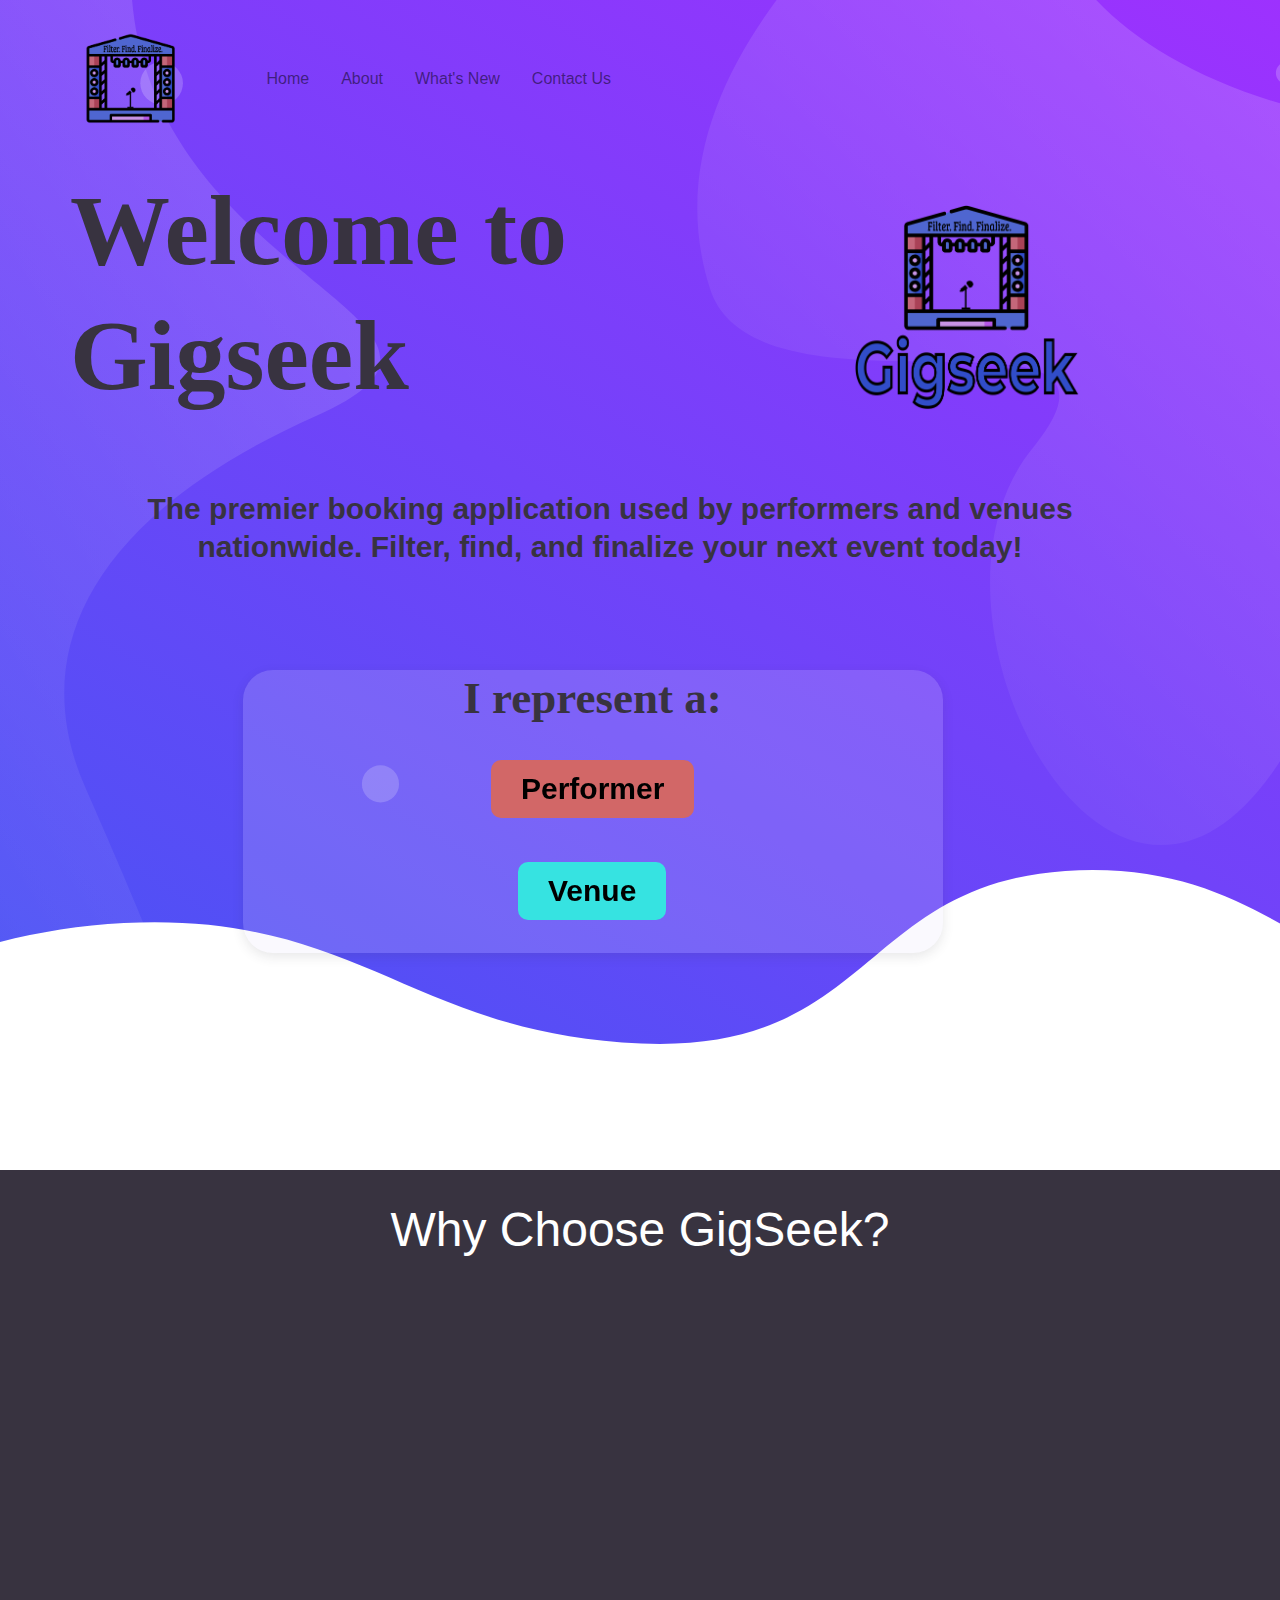
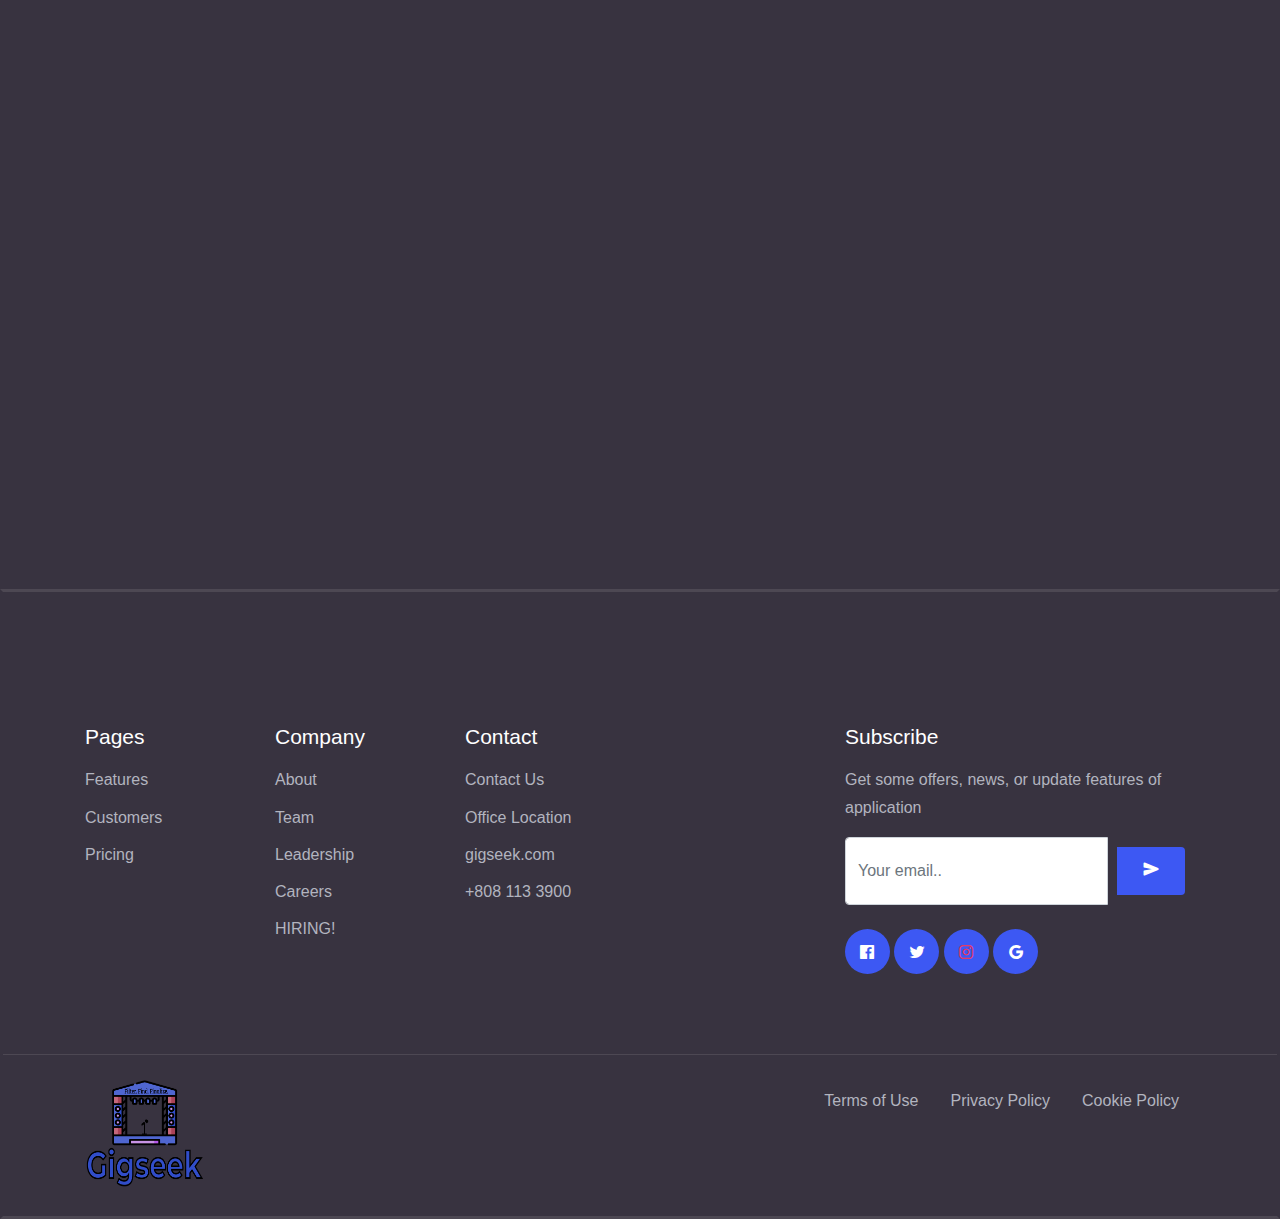
<file: html/index.html>
<!DOCTYPE html>
<html lang="en">

<head>
  <meta charset="UTF-8">
  <meta name="viewport" content="width=device-width, initial-scale=1.0">

  <meta http-equiv="X-UA-Compatible" content="ie=edge">

  <meta name="description" content="Mobile Application HTML5 Template">

  <title>Gigseek - Premier Booking Experience</title>

  <link rel="shortcut icon" href="../assets/img/icons/gigseekMinimal.png" type="image/x-icon">

  <link rel="stylesheet" href="../assets/css/maicons.css">

  <link rel="stylesheet" href="../assets/vendor/animate/animate.css">

  <link rel="stylesheet" href="../assets/vendor/owl-carousel/css/owl.carousel.min.css">

  <link rel="stylesheet" href="../assets/css/bootstrap.css">

  <link rel="stylesheet" href="../assets/css/mobster.css">

  <link rel="stylesheet" href="../assets/css/style.css">

</head>

<body>

  <nav class="navbar navbar-expand-lg navbar-light navbar-floating">
    <div class="container">
      <a class="navbar-brand" href="#">
        <img src="../assets/img/icons/gigseekMinimal.png" alt="" width="90">
      </a>
      <button class="navbar-toggler" type="button" data-toggle="collapse" data-target="#navbarToggler"
        aria-controls="navbarToggler" aria-expanded="false" aria-label="Toggle navigation">
        <span class="navbar-toggler-icon"></span>
      </button>

      <div class="collapse navbar-collapse" id="navbarToggler">
        <ul class="navbar-nav ml-lg-5 mt-3 mt-lg-0">
          <li class="nav-item">
            <a class="nav-link" href="index.html">Home</a>
          </li>
          <li class="nav-item">
            <a class="nav-link" href="about.html">About</a>
          </li>
          <li class="nav-item">
            <a class="nav-link" href="updates.html">What's New</a>
          </li>
          <li class="nav-item">
            <a class="nav-link" href="Profile.html">Contact Us</a>
          </li>
        </ul>
      </div>
    </div>
  </nav>

  <div class="page-hero-section bg-image hero-home-1" style="background-image: url(../assets/img/bg_hero_2.svg);">
    <div class="hero-caption pt-5">
      <div class="container" style="min-height: 500px;">
        <div class="row align-items-center h-100">
          <div class="col-lg-9 wow fadeInUp">
            <h1 class="mb-4" style="font-family: Verdana; font-size:100px; font-weight: bold"> </h1>
            <h3 class="mb-4" style="font-family: Verdana; font-size:25px"> </h3>
          </div>
        </div>
        <div class="row align-items-center h-100">
          <div class="col-lg-9 wow fadeInUp">
            <h1 class="mb-4" style="font-family: Verdana; font-size:100px; font-weight: bold"> </h1>
            <h3 class="mb-4" style="font-family: Verdana; font-size:25px"> </h3>
          </div>
        </div>
        <div class="row align-items-center h-100">
          <div class="col-lg-9 wow fadeInUp">
            <h1 class="mb-4" style="font-family: Verdana; font-size:100px; font-weight: bold"> </h1>
            <h3 class="mb-4" style="font-family: Verdana; font-size:25px"> </h3>
          </div>
        </div>
        <div class="row align-items-center h-100">
          <div class="col-lg-9 wow fadeInUp">
            <h1 class="mb-4" style="font-family: Verdana; font-size:100px; font-weight: bold"> </h1>
            <h3 class="mb-4" style="font-family: Verdana; font-size:25px"> </h3>
          </div>
        </div>
        <div class="row align-items-center h-100">
          <div class="col-lg-9 wow fadeInUp">
            <h1 class="mb-4" style="font-family: Verdana; font-size:100px; font-weight: bold"> </h1>
            <h3 class="mb-4" style="font-family: Verdana; font-size:25px"> </h3>
          </div>
        </div>
        <div class="row align-items-center h-100">
          <div class="card-10 wow fadeInUp">
            <h1 class="title-card" style="font-family: Verdana; font-size:100px; font-weight: bold">Welcome to Gigseek
            </h1>
          </div>
          <a class="navbar-brandlogo wow fadeInUp" href="#">
            <img src="../assets/img/icons/gigseek.png" alt="" width="230">
          </a>
          <div class="col-11 wow fadeInUp">
            <h3 class="desc-card"
              style="font-family: Arial, Helvetica, sans-serif; font-size:30px; font-weight: normal"></h3>
          </div>
          <div class="col-11 wow fadeInUp">
            <h3 class="desc-card"
              style="font-family: Arial, Helvetica, sans-serif; font-size:30px; font-weight: normal"></h3>
          </div>
          <div class="col-11 wow fadeInUp">
            <h3 class="desc-card"
              style="font-family: Arial, Helvetica, sans-serif; font-size:30px; font-weight: bold; text-align:center">
              The
              premier booking
              application used by performers and venues nationwide. Filter, find, and finalize your next
              event today!</h3>
          </div>
          <div class="col-11 d-none d-lg-block wow zoomIn">
            <div class="img-place mobile-preview shadow floating-animate">
              <div class="home-col-lg-6 wow fadeInUp">
                <h2 class="mb-4" style="font-family: Verdana; font-size:45px; font-weight: bold">I represent a:
                </h2>
                <h3 class="mb-4">
                  <a href="searchForVenue.html">
                    <button class="button-five-performer clip-path">Performer</button>
                  </a>
                </h3>
                <h3 class="mb-4">
                  <a href="searchForPerformer.html">
                    <button class="button-five-venue clip-path">Venue</button>
                  </a>
                </h3>
              </div>
            </div>
          </div>
        </div>
      </div>
    </div>
  </div>


  <div class="page-section bg-dark fg-white">
    <div class="container">
      <h1 class="text-center">Why Choose GigSeek?</h1>
      <div class="row justify-content-center mt-5">
        <div class="col-md-6 col-lg-3 py-3">
          <div class="card card-body border-0 bg-transparent text-center wow zoomIn">
            <div class="mb-3">
              <img src="../assets/img/icons/Handshake.png" width="65" height="65" alt="">
            </div>
            <p class="fs-large">Connections</p>
            <p class="fs-small fg-grey">Our application allows you to connect with various performers or venues,
              organizing and streamlining
              the booking process. Both sides of the connection will have to accept a connection request in order for
              you both to be
              connected.
            </p>
          </div>
        </div>
        <div class="col-md-6 col-lg-3 py-3">
          <div class="card card-body border-0 bg-transparent text-center wow zoomIn" data-wow-delay="200ms">
            <div class="mb-3">
              <img src="../assets/img/icons/FilterIcon.png" width="65" height="65" alt="">
            </div>
            <p class="fs-large">Seamless Filtering</p>
            <p class="fs-small fg-grey">As a performer or venue, you have the option to choose from multiple filters
              to
              find the perfect event for you. </p>
          </div>
        </div>
        <div class="col-md-6 col-lg-3 py-3">
          <div class="card card-body border-0 bg-transparent text-center wow zoomIn" data-wow-delay="400ms">
            <div class="mb-3">
              <img src="../assets/img/icons/BrowseIcon.png" width="65" height="65" alt="">
            </div>
            <p class="fs-large">Browse</p>
            <p class="fs-small fg-grey">As a user, you have the power to browse the profiles of potential booking
              candidates. This ensures you know exactly who you are booking with.</p>
          </div>
        </div>
        <div class="col-md-6 col-lg-3 py-3">
          <div class="card card-body border-0 bg-transparent text-center wow zoomIn" data-wow-delay="600ms">
            <div class="mb-3">
              <img src="../assets/img/icons/coins.svg" width="65" height="65" alt="">
            </div>
            <p class="fs-large">Save Money</p>
            <p class="fs-small fg-grey">With our monthly subscription plans, you will be saving money using GigSeek
              instead of
              hiring a tour manager!</p>
          </div>
        </div>
        <div class="col-md-6 col-lg-3 py-3">
          <div class="card card-body border-0 bg-transparent text-center wow zoomIn" data-wow-delay="800ms">
            <div class="mb-3">
              <img src="../assets/img/icons/support.svg" alt="">
            </div>
            <p class="fs-large">24/7 Support</p>
            <p class="fs-small fg-grey">If there are any questions, concerns, comments, or even compliments, we are
              here
              for you 24/7 and are happy to be of service!</p>
          </div>
        </div>
        <div class="col-md-6 col-lg-3 py-3">
          <div class="card card-body border-0 bg-transparent text-center wow zoomIn" data-wow-delay="1000ms">
            <div class="mb-3">
              <img src="../assets/img/icons/laptop.svg" alt="">
            </div>
            <p class="fs-large">Data Security</p>
            <p class="fs-small fg-grey">Your information is safe with us. All your private information, such as
              contact
              information is safe. Your
              contact information will only be shared
              with the performers or venues that you make connections with.
            </p>
          </div>
        </div>
      </div>
    </div>
  </div>

  <div class="page-footer-section bg-dark fg-white" style="border-style: solid;
  border-color: #4d4853 transparent;">
    <div class="container">
      <div class="row mb-5 py-3">
        <div class="col-sm-6 col-lg-2 py-3">
          <h5 class="mb-3">Pages</h5>
          <ul class="menu-link">
            <li><a href="#" class="">Features</a></li>
            <li><a href="#" class="">Customers</a></li>
            <li><a href="#" class="">Pricing</a></li>
          </ul>
        </div>
        <div class="col-sm-6 col-lg-2 py-3">
          <h5 class="mb-3">Company</h5>
          <ul class="menu-link">
            <li><a href="#" class="">About</a></li>
            <li><a href="#" class="">Team</a></li>
            <li><a href="#" class="">Leadership</a></li>
            <li><a href="#" class="">Careers</a></li>
            <li><a href="#" class="">HIRING!</a></li>
          </ul>
        </div>
        <div class="col-md-6 col-lg-4 py-3">
          <h5 class="mb-3">Contact</h5>
          <ul class="menu-link">
            <li><a href="#" class="">Contact Us</a></li>
            <li><a href="#" class="">Office Location</a></li>
            <li><a href="#" class="">gigseek.com</a></li>
            <li><a href="#" class="">+808 113 3900</a></li>
          </ul>
        </div>
        <div class="col-md-6 col-lg-4 py-3">
          <h5 class="mb-3">Subscribe</h5>
          <p>Get some offers, news, or update features of application</p>
          <form method="POST">
            <div class="input-group">
              <input type="text" class="form-control" placeholder="Your email..">
              <div class="input-group-append">
                <button type="submit" class="btn btn-primary"><span class="mai-send"></span></button>
              </div>
            </div>
          </form>

          <!-- Social Media Button -->
          <div class="mt-4">
            <a href="#" class="btn btn-fab btn-primary fg-white"><span class="mai-logo-facebook"></span></a>
            <a href="#" class="btn btn-fab btn-primary fg-white"><span class="mai-logo-twitter"></span></a>
            <a href="#" class="btn btn-fab btn-primary fg-white"><span class="mai-logo-instagram"></span></a>
            <a href="#" class="btn btn-fab btn-primary fg-white"><span class="mai-logo-google"></span></a>
          </div>
        </div>
      </div>
    </div>

    <hr>

    <div class="container">
      <div class="row">
        <div class="col-12 col-md-6 py-2">
          <img src="../assets/img/icons/gigseek.png" alt="" width="120">
        </div>
        <div class="col-12 col-md-6 py-2">
          <ul class="nav justify-content-end">
            <li class="nav-item"><a href="#" class="nav-link">Terms of Use</a></li>
            <li class="nav-item"><a href="#" class="nav-link">Privacy Policy</a></li>
            <li class="nav-item"><a href="#" class="nav-link">Cookie Policy</a></li>
          </ul>
        </div>
      </div>
    </div>
  </div>

  <script src="../assets/js/d3.v6.min.js"></script>

  <script src="../assets/js/jquery-3.5.1.min.js"></script>

  <script src="../assets/js/bootstrap.bundle.min.js"></script>

  <script src="../assets/vendor/owl-carousel/js/owl.carousel.min.js"></script>

  <script src="../assets/vendor/wow/wow.min.js"></script>

  <script src="../assets/js/mobster.js"></script>

  <script src="../assets/js/venue_index.js"></script>
  <script src="../assets/js/VenueImgGenerator.js"></script>
  <script src="../assets/js/VenueData.js"></script>

  <script src="../assets/js/performer_index.js"></script>
  <script src="../assets/js/PerformerImgGenerator.js"></script>
  <script src="../assets/js/PerformerData.js"></script>

</body>

</html>
</file>
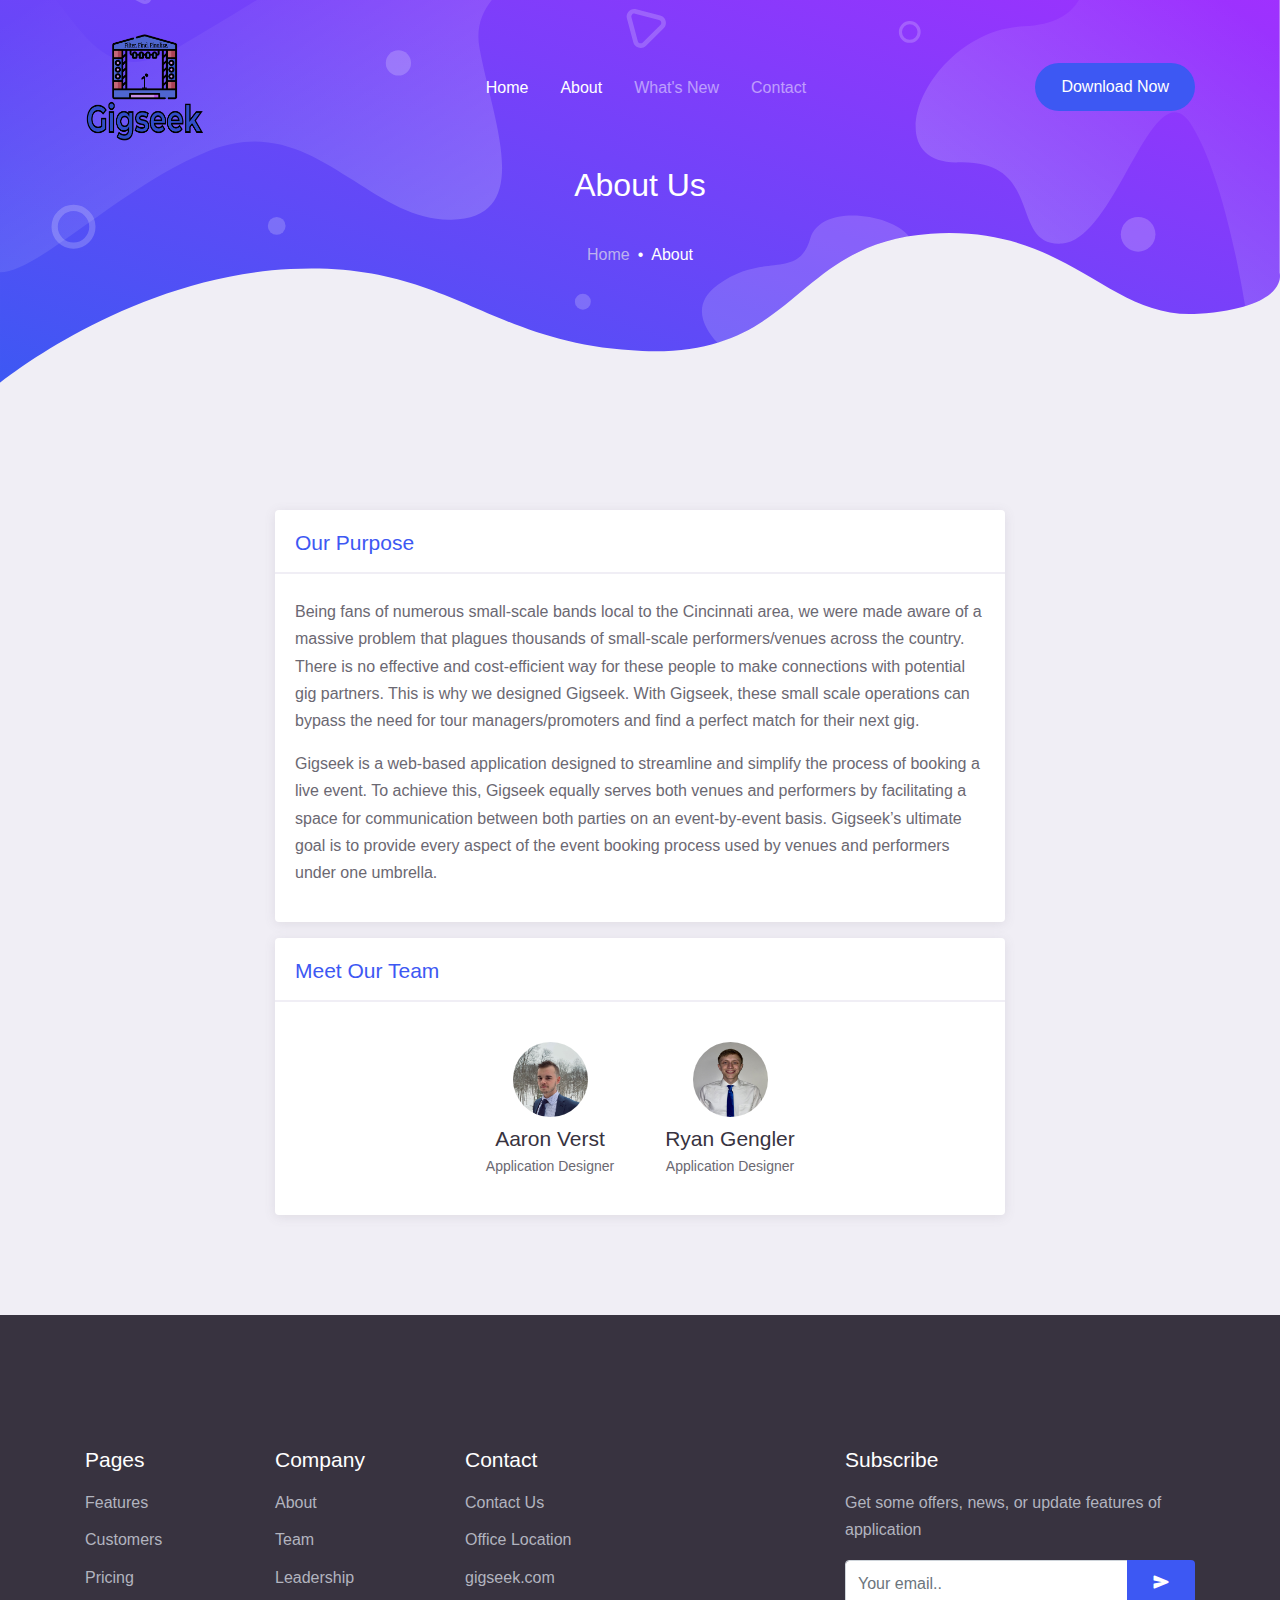
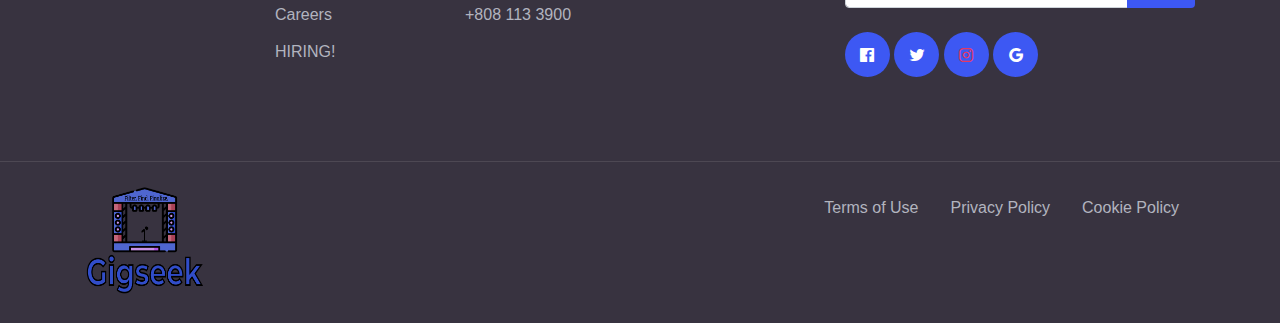
<file: html/about.html>
<!DOCTYPE html>
<html lang="en">

<head>
  <meta charset="UTF-8">
  <meta name="viewport" content="width=device-width, initial-scale=1.0">

  <meta http-equiv="X-UA-Compatible" content="ie=edge">

  <meta name="description" content="Mobile Application HTML5 Template">

  <title>Gigseek - Premier Booking Experience</title>

  <link rel="shortcut icon" href="../assets/img/icons/gigseekMinimal.png" type="image/x-icon">

  <link rel="stylesheet" href="../assets/css/maicons.css">

  <link rel="stylesheet" href="../assets/vendor/animate/animate.css">

  <link rel="stylesheet" href="../assets/vendor/owl-carousel/css/owl.carousel.min.css">

  <link rel="stylesheet" href="../assets/css/bootstrap.css">

  <link rel="stylesheet" href="../assets/css/mobster.css">
</head>

<body>

  <nav class="navbar navbar-expand-lg navbar-dark navbar-floating">
    <div class="container">
      <a class="navbar-brand" href="index.html">
        <img src="../assets/img/icons/gigseek.png" alt="" width="120">
      </a>
      <button class="navbar-toggler" type="button" data-toggle="collapse" data-target="#navbarToggler"
        aria-controls="navbarToggler" aria-expanded="false" aria-label="Toggle navigation">
        <span class="navbar-toggler-icon"></span>
      </button>

      <div class="collapse navbar-collapse" id="navbarToggler">
        <ul class="navbar-nav ml-auto mt-2 mt-lg-0">
          <li class="nav-item active">
            <a class="nav-link" href="index.html">Home</a>
          </li>
          <li class="nav-item active">
            <a class="nav-link" href="about.html">About</a>
          </li>
          <li class="nav-item">
            <a class="nav-link" href="updates.html">What's New</a>
          </li>
          <li class="nav-item">
            <a class="nav-link" href="Profile.html">Contact</a>
          </li>
        </ul>
        <div class="ml-auto my-2 my-lg-0">
          <button class="btn btn-primary rounded-pill">Download Now</button>
        </div>
      </div>
    </div>
  </nav>

  <main class="bg-light">

    <div class="page-hero-section bg-image hero-mini" style="background-image: url(../assets/img/hero_mini.svg);">
      <div class="hero-caption">
        <div class="container fg-white h-100">
          <div class="row justify-content-center align-items-center text-center h-100">
            <div class="col-lg-6">
              <h3 class="mb-4 fw-medium">About Us</h3>
              <nav aria-label="breadcrumb">
                <ol class="breadcrumb breadcrumb-dark justify-content-center bg-transparent">
                  <li class="breadcrumb-item"><a href="index.html">Home</a></li>
                  <li class="breadcrumb-item active" aria-current="page">About</li>
                </ol>
              </nav>
            </div>
          </div>
        </div>
      </div>
    </div>

    <div class="page-section pt-5">
      <div class="container">
        <div class="row justify-content-center">
          <div class="col-lg-8">
            <div class="card-page">
              <h5 class="fg-primary">Our Purpose</h5>
              <hr>
              <p>Being fans of numerous small-scale bands local to the Cincinnati area, we were made aware of a massive
                problem that plagues thousands of small-scale performers/venues across the country. There is no
                effective and cost-efficient way for these people to make connections with potential gig partners. This
                is why we designed Gigseek. With Gigseek, these small scale operations can bypass the need for
                tour managers/promoters and find a perfect match for their next gig.</p>
              <p>Gigseek is a web-based application designed to streamline and simplify the process of booking a live
                event. To achieve this, Gigseek equally serves both venues and performers by facilitating a space for
                communication between both parties on an event-by-event basis. Gigseek’s ultimate goal is to provide
                every aspect of the event booking process used by venues and performers under one umbrella.</p>

              <!-- Video -->

            </div>
            <div class="card-page mt-3">
              <h5 class="fg-primary">Meet Our Team</h5>
              <hr>

              <div class="row justify-content-center">
                <div class="col-lg-3 py-3">
                  <div class="team-item">
                    <div class="team-avatar">
                      <img src="../assets/img/aaronv.jpg" alt="">
                    </div>
                    <h5 class="team-name">Aaron Verst</h5>
                    <span class="fg-gray fs-small">Application Designer</span>
                  </div>
                </div>
                <div class="col-lg-3 py-3">
                  <div class="team-item">
                    <div class="team-avatar">
                      <img src="../assets/img/ryanG.jpg" alt="">
                    </div>
                    <h5 class="team-name">Ryan Gengler</h5>
                    <span class="fg-gray fs-small">Application Designer</span>
                  </div>
                </div>
              </div>
            </div>
          </div>
        </div>
      </div>
    </div>

  </main> <!-- .bg-light -->


  <div class="page-footer-section bg-dark fg-white">
    <div class="container">
      <div class="row mb-5 py-3">
        <div class="col-sm-6 col-lg-2 py-3">
          <h5 class="mb-3">Pages</h5>
          <ul class="menu-link">
            <li><a href="#" class="">Features</a></li>
            <li><a href="#" class="">Customers</a></li>
            <li><a href="#" class="">Pricing</a></li>
          </ul>
        </div>
        <div class="col-sm-6 col-lg-2 py-3">
          <h5 class="mb-3">Company</h5>
          <ul class="menu-link">
            <li><a href="#" class="">About</a></li>
            <li><a href="#" class="">Team</a></li>
            <li><a href="#" class="">Leadership</a></li>
            <li><a href="#" class="">Careers</a></li>
            <li><a href="#" class="">HIRING!</a></li>
          </ul>
        </div>
        <div class="col-md-6 col-lg-4 py-3">
          <h5 class="mb-3">Contact</h5>
          <ul class="menu-link">
            <li><a href="#" class="">Contact Us</a></li>
            <li><a href="#" class="">Office Location</a></li>
            <li><a href="#" class="">gigseek.com</a></li>
            <li><a href="#" class="">+808 113 3900</a></li>
          </ul>
        </div>
        <div class="col-md-6 col-lg-4 py-3">
          <h5 class="mb-3">Subscribe</h5>
          <p>Get some offers, news, or update features of application</p>
          <form method="POST">
            <div class="input-group">
              <input type="text" class="form-control" placeholder="Your email..">
              <div class="input-group-append">
                <button type="submit" class="btn btn-primary"><span class="mai-send"></span></button>
              </div>
            </div>
          </form>

          <!-- Social Media Button -->
          <div class="mt-4">
            <a href="#" class="btn btn-fab btn-primary fg-white"><span class="mai-logo-facebook"></span></a>
            <a href="#" class="btn btn-fab btn-primary fg-white"><span class="mai-logo-twitter"></span></a>
            <a href="#" class="btn btn-fab btn-primary fg-white"><span class="mai-logo-instagram"></span></a>
            <a href="#" class="btn btn-fab btn-primary fg-white"><span class="mai-logo-google"></span></a>
          </div>
        </div>
      </div>
    </div>

    <hr>

    <div class="container">
      <div class="row">
        <div class="col-12 col-md-6 py-2">
          <img src="../assets/img/icons/gigseek.png" alt="" width="120">
        </div>
        <div class="col-12 col-md-6 py-2">
          <ul class="nav justify-content-end">
            <li class="nav-item"><a href="#" class="nav-link">Terms of Use</a></li>
            <li class="nav-item"><a href="#" class="nav-link">Privacy Policy</a></li>
            <li class="nav-item"><a href="#" class="nav-link">Cookie Policy</a></li>
          </ul>
        </div>
      </div>
    </div>
  </div>

  <script src="../assets/js/jquery-3.5.1.min.js"></script>

  <script src="../assets/js/bootstrap.bundle.min.js"></script>

  <script src="../assets/vendor/owl-carousel/js/owl.carousel.min.js"></script>

  <script src="../assets/vendor/wow/wow.min.js"></script>

  <script src="../assets/js/mobster.js"></script>

</body>

</html>
</file>
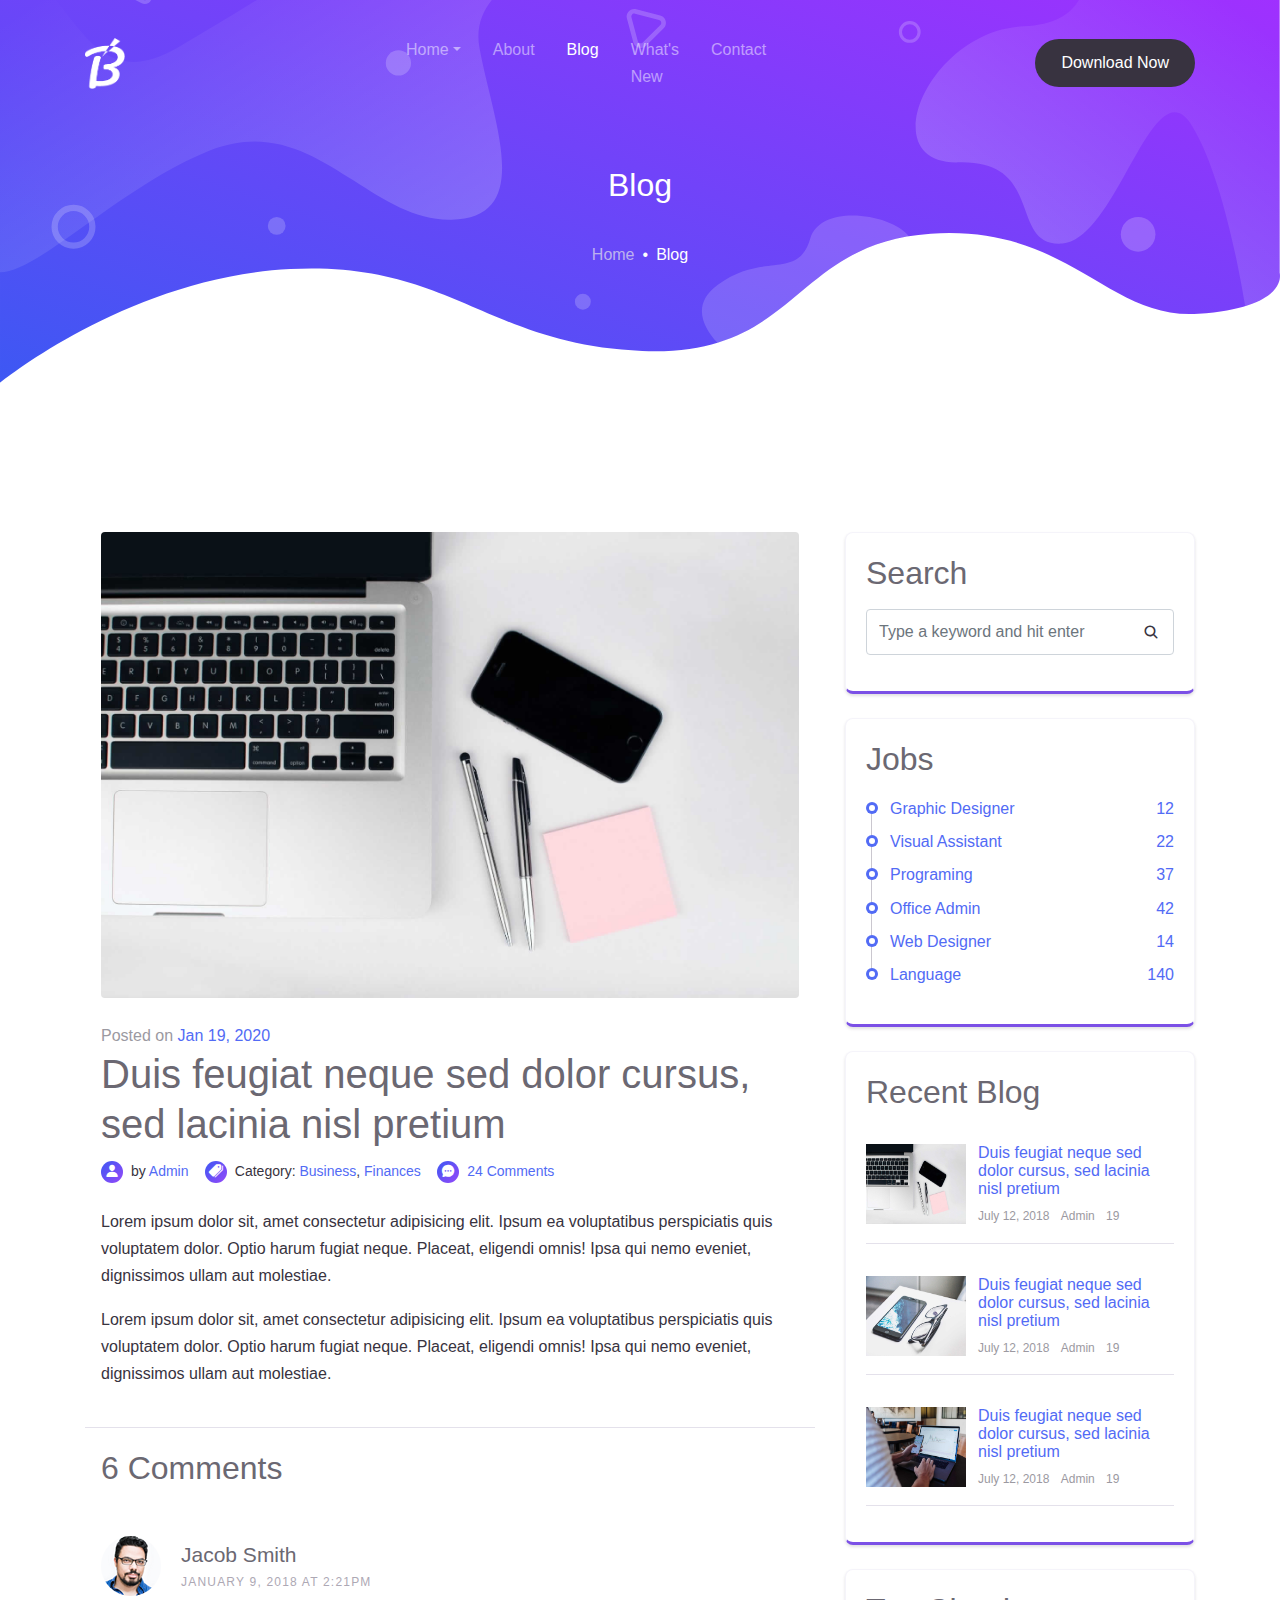
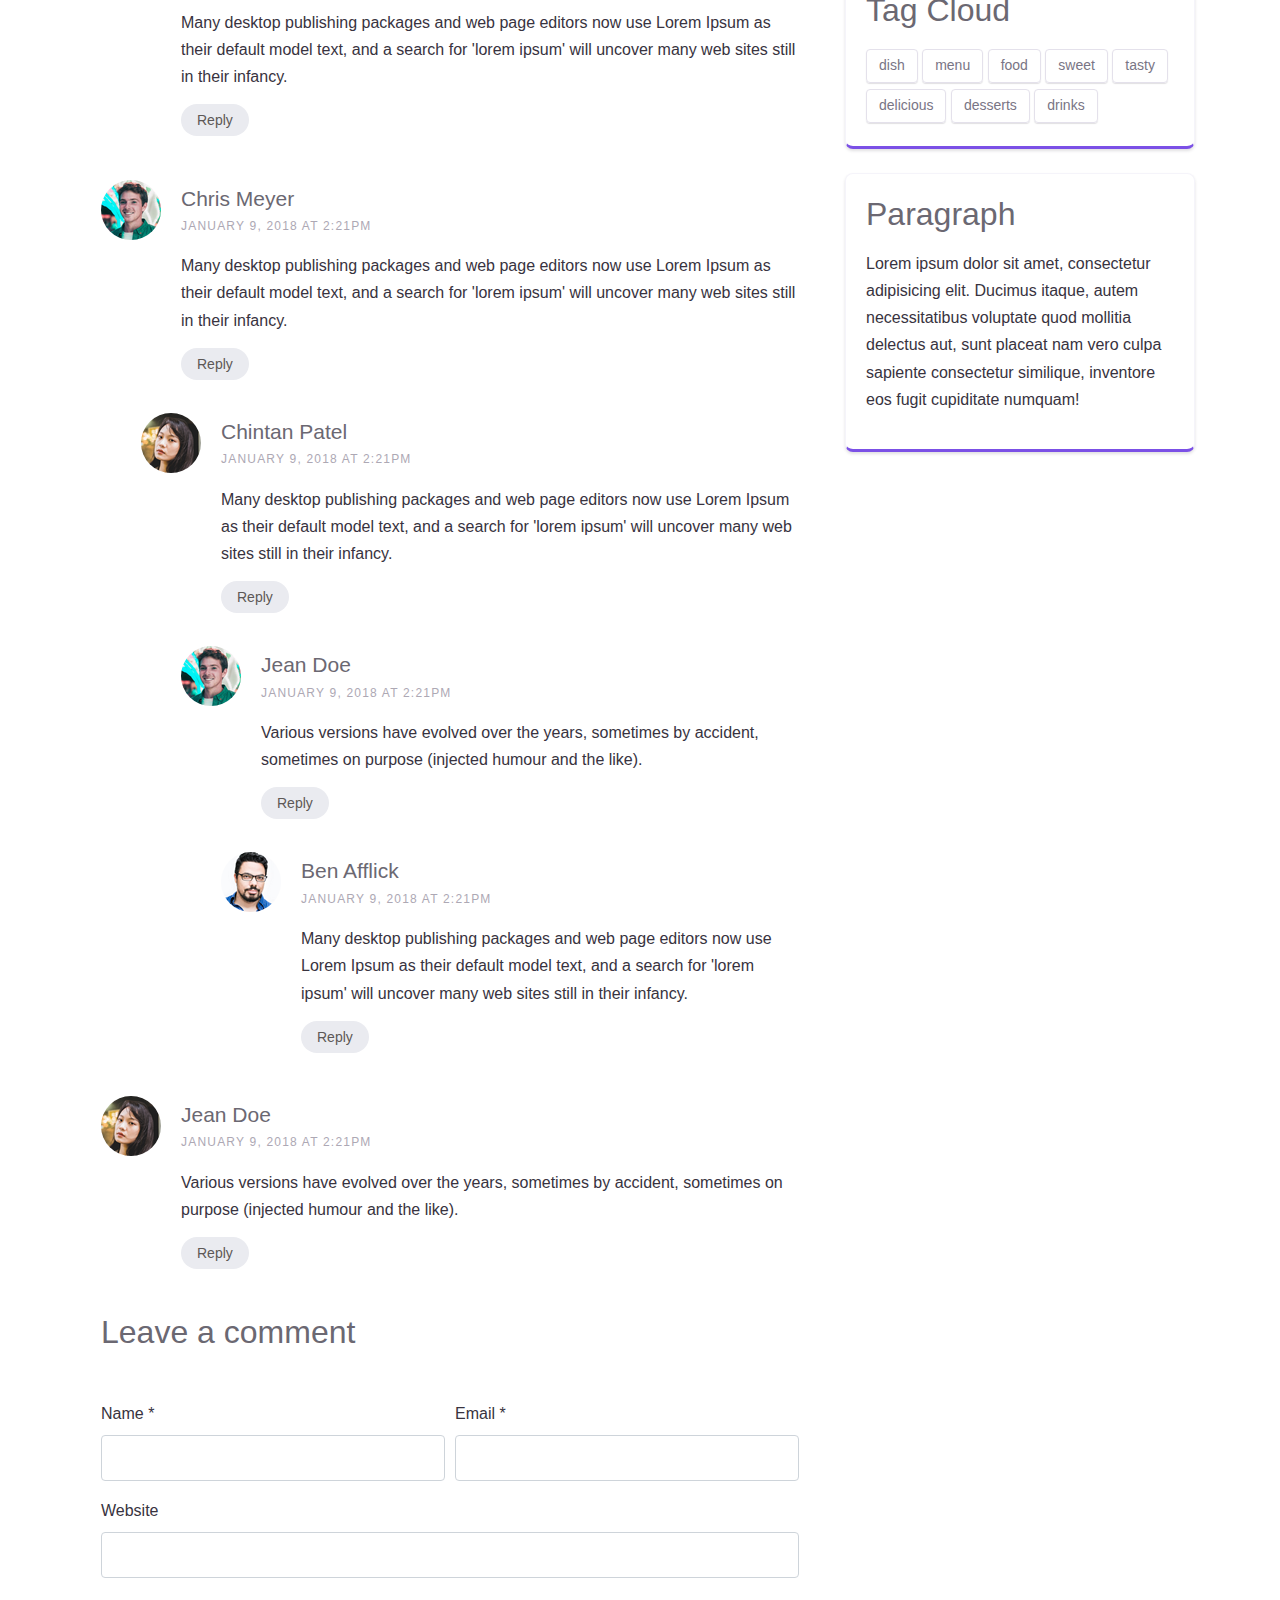
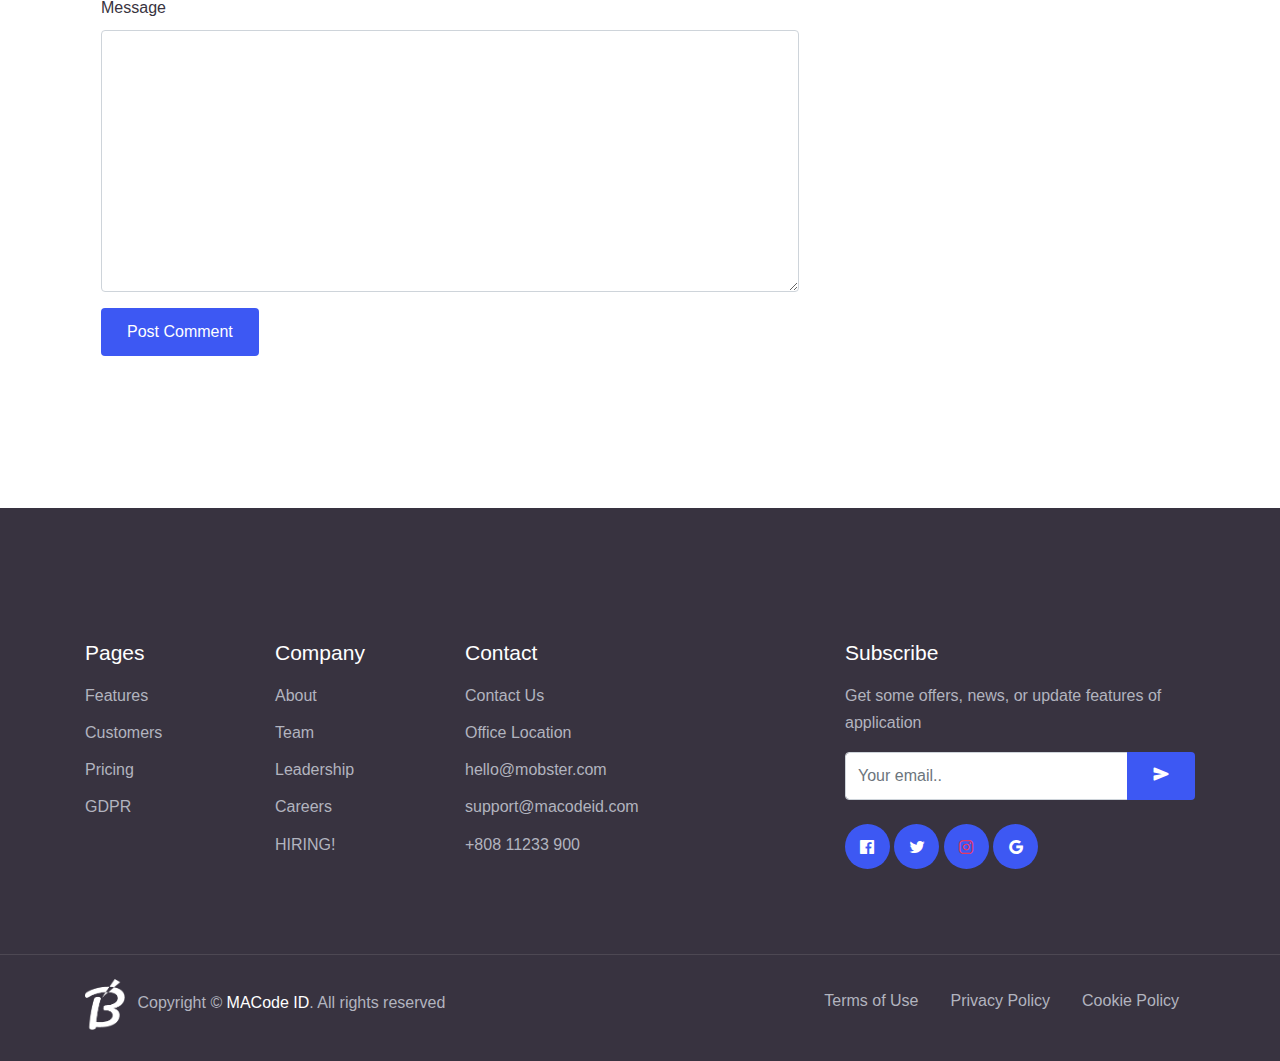
<file: html/blog-details.html>
<!DOCTYPE html>
<html lang="en">
<head>
  <meta charset="UTF-8">
  <meta name="viewport" content="width=device-width, initial-scale=1.0">

  <meta http-equiv="X-UA-Compatible" content="ie=edge">

  <meta name="description" content="Mobile Application HTML5 Template">

  <meta name="copyright" content="MACode ID, https://www.macodeid.com/">

  <title>Mobster - One page app template</title>

  <link rel="shortcut icon" href="../assets/favicon.png" type="image/x-icon">

  <link rel="stylesheet" href="../assets/css/maicons.css">

  <link rel="stylesheet" href="../assets/vendor/animate/animate.css">

  <link rel="stylesheet" href="../assets/vendor/owl-carousel/css/owl.carousel.min.css">

  <link rel="stylesheet" href="../assets/css/bootstrap.css">

  <link rel="stylesheet" href="../assets/css/mobster.css">
</head>
<body>

<nav class="navbar navbar-expand-lg navbar-dark navbar-floating">
  <div class="container">
    <a class="navbar-brand" href="index.html">
      <img src="../assets/favicon-light.png" alt="" width="40">
    </a>
    <button class="navbar-toggler" type="button" data-toggle="collapse" data-target="#navbarToggler" aria-controls="navbarToggler" aria-expanded="false" aria-label="Toggle navigation">
      <span class="navbar-toggler-icon"></span>
    </button>
  
    <div class="collapse navbar-collapse" id="navbarToggler">
      <ul class="navbar-nav ml-auto mt-2 mt-lg-0">
        <li class="nav-item dropdown">
          <a class="nav-link dropdown-toggle" href="#" id="navbarDropdown" data-toggle="dropdown" aria-haspopup="true" aria-expanded="false">Home</a>
          <div class="dropdown-menu" aria-labelledby="navbarDropdown">
            <a class="dropdown-item" href="index.html">Homepage 1</a>
            <a class="dropdown-item" href="index-2.html">Homepage 2</a>
          </div>
        </li>
        <li class="nav-item">
          <a class="nav-link" href="about.html">About</a>
        </li>
        <li class="nav-item active">
          <a class="nav-link" href="blog.html">Blog</a>
        </li>
        <li class="nav-item">
          <a class="nav-link" href="updates.html">What's New</a>
        </li>
        <li class="nav-item">
          <a class="nav-link" href="contact.html">Contact</a>
        </li>
      </ul>
      <div class="ml-auto my-2 my-lg-0">
        <button class="btn btn-dark rounded-pill">Download Now</button>
      </div>
    </div>
  </div>
</nav>

<main>

  <div class="page-hero-section bg-image hero-mini" style="background-image: url(../assets/img/hero_mini.svg);">
    <div class="hero-caption">
      <div class="container fg-white h-100">
        <div class="row justify-content-center align-items-center text-center h-100">
          <div class="col-lg-6">
            <h3 class="mb-4 fw-medium">Blog</h3>
            <nav aria-label="breadcrumb">
              <ol class="breadcrumb breadcrumb-dark justify-content-center bg-transparent">
                <li class="breadcrumb-item"><a href="index.html">Home</a></li>
                <li class="breadcrumb-item active" aria-current="page">Blog</li>
              </ol>
            </nav>
          </div>
        </div>
      </div>
    </div>
  </div>

  <div class="page-section">
    <div class="container">
      <div class="row">
        <div class="col-lg-8 py-3">
          <article class="blog-single-entry">
            <div class="post-thumbnail">
              <img src="../assets/img/blogs/blog_1.jpg" alt="">
            </div>
            <div class="post-date">
              Posted on <a href="#">Jan 19, 2020</a>
            </div>
            <h1 class="post-title">Duis feugiat neque sed dolor cursus, sed lacinia nisl pretium</h1>
            <div class="entry-meta mb-4">
              <div class="meta-item entry-author">
                <div class="icon">
                  <span class="mai-person"></span>  
                </div>
                by <a href="#">Admin</a>
              </div>
              <div class="meta-item">
                <div class="icon">
                  <span class="mai-pricetags"></span>
                </div>
                Category: 
                <a href="#">Business</a>, 
                <a href="#">Finances</a>
              </div>
              <div class="meta-item">
                <div class="icon">
                  <span class="mai-chatbubble-ellipses"></span>
                </div>
                <a href="#">24 Comments</a>
              </div>
            </div>
            <div class="entry-content">
              <p>Lorem ipsum dolor sit, amet consectetur adipisicing elit. Ipsum ea voluptatibus perspiciatis quis voluptatem dolor. Optio harum fugiat neque. Placeat, eligendi omnis! Ipsa qui nemo eveniet, dignissimos ullam aut molestiae.</p>
              <p>Lorem ipsum dolor sit, amet consectetur adipisicing elit. Ipsum ea voluptatibus perspiciatis quis voluptatem dolor. Optio harum fugiat neque. Placeat, eligendi omnis! Ipsa qui nemo eveniet, dignissimos ullam aut molestiae.</p>
            </div>
          </article>

          <!-- Comments -->
          <div class="comment-area">
            <h3 class="mb-5">6 Comments</h3>
            <!-- Comment List -->
            <ul class="comment-list">
              <li class="comment">
                <div class="vcard bio">
                <img src="../assets/img/person/person_1.png" alt="Image placeholder">
                </div>
                <div class="comment-body">
                <h3>Jacob Smith</h3>
                <div class="meta">January 9, 2018 at 2:21pm</div>
                <p>Many desktop publishing packages and web page editors now use Lorem Ipsum as their default model text, and a search for 'lorem ipsum' will uncover many web sites still in their infancy.</p>
                <p><a href="#" class="reply">Reply</a></p>
                </div>
              </li>
          
              <li class="comment">
                <div class="vcard bio">
                <img src="../assets/img/person/person_2.png" alt="Image placeholder">
                </div>
                <div class="comment-body">
                <h3>Chris Meyer</h3>
                <div class="meta">January 9, 2018 at 2:21pm</div>
                <p>Many desktop publishing packages and web page editors now use Lorem Ipsum as their default model text, and a search for 'lorem ipsum' will uncover many web sites still in their infancy.</p>
                <p><a href="#" class="reply">Reply</a></p>
                </div>
          
                <ul class="children">
                <li class="comment">
                  <div class="vcard bio">
                  <img src="../assets/img/person/person_3.png" alt="Image placeholder">
                  </div>
                  <div class="comment-body">
                  <h3>Chintan Patel</h3>
                  <div class="meta">January 9, 2018 at 2:21pm</div>
                  <p>Many desktop publishing packages and web page editors now use Lorem Ipsum as their default model text, and a search for 'lorem ipsum' will uncover many web sites still in their infancy.</p>
                  <p><a href="#" class="reply">Reply</a></p>
                  </div>
          
                  <ul class="children">
                  <li class="comment">
                    <div class="vcard bio">
                    <img src="../assets/img/person/person_2.png" alt="Image placeholder">
                    </div>
                    <div class="comment-body">
                    <h3>Jean Doe</h3>
                    <div class="meta">January 9, 2018 at 2:21pm</div>
                    <p>Various versions have evolved over the years, sometimes by accident, sometimes on purpose (injected humour and the like).</p>
                    <p><a href="#" class="reply">Reply</a></p>
                    </div>
          
                    <ul class="children">
                    <li class="comment">
                      <div class="vcard bio">
                      <img src="../assets/img/person/person_1.png" alt="Image placeholder">
                      </div>
                      <div class="comment-body">
                      <h3>Ben Afflick</h3>
                      <div class="meta">January 9, 2018 at 2:21pm</div>
                      <p>Many desktop publishing packages and web page editors now use Lorem Ipsum as their default model text, and a search for 'lorem ipsum' will uncover many web sites still in their infancy.</p>
                      <p><a href="#" class="reply">Reply</a></p>
                      </div>
                    </li>
                    </ul>
                  </li>
                  </ul>
                </li>
                </ul>
              </li>
          
              <li class="comment">
                <div class="vcard bio">
                <img src="../assets/img/person/person_3.png" alt="Image placeholder">
                </div>
                <div class="comment-body">
                <h3>Jean Doe</h3>
                <div class="meta">January 9, 2018 at 2:21pm</div>
                <p>Various versions have evolved over the years, sometimes by accident, sometimes on purpose (injected humour and the like).</p>
                <p><a href="#" class="reply">Reply</a></p>
                </div>
              </li>
            </ul> <!-- END .comment-list -->
        
            <div class="comment-form-wrap pt-5">
              <h3 class="mb-5">Leave a comment</h3>
              <form action="#" class="">
                <div class="form-row form-group">
                  <div class="col-md-6">
                    <label for="name">Name *</label>
                    <input type="text" class="form-control" id="name">
                  </div>
                  <div class="col-md-6">
                    <label for="email">Email *</label>
                    <input type="email" class="form-control" id="email">
                  </div>
                </div>
                <div class="form-group">
                  <label for="website">Website</label>
                  <input type="url" class="form-control" id="website">
                </div>
          
                <div class="form-group">
                  <label for="message">Message</label>
                  <textarea name="msg" id="message" cols="30" rows="10" class="form-control"></textarea>
                </div>
                <div class="form-group">
                  <input type="submit" value="Post Comment" class="btn btn-primary">
                </div>
              </form>
            </div>
          </div> <!-- end comment -->
        </div>

        <!-- Sidebar -->
        <div class="col-lg-4 py-3">
          <div class="widget-wrap">
            <form action="#" class="search-form">
              <h3 class="widget-title">Search</h3>
              <div class="form-group">
                <span class="icon mai-search"></span>
                <input type="text" class="form-control" placeholder="Type a keyword and hit enter">
              </div>
            </form>
          </div>

            <div class="widget-wrap">
              <h3 class="widget-title">Jobs</h3>
              <ul class="categories">
                <li><a href="#">Graphic Designer <span>12</span></a></li>
                <li><a href="#">Visual Assistant <span>22</span></a></li>
                <li><a href="#">Programing <span>37</span></a></li>
                <li><a href="#">Office Admin <span>42</span></a></li>
                <li><a href="#">Web Designer <span>14</span></a></li>
                <li><a href="#">Language <span>140</span></a></li>
              </ul>
            </div>

            <div class="widget-wrap">
              <h3 class="widget-title">Recent Blog</h3>
              <div class="blog-widget">
                <div class="blog-img">
                  <img src="../assets/img/blogs/blog_1.jpg" alt="">
                </div>
                <div class="entry-footer">
                  <div class="blog-title mb-2"><a href="#">Duis feugiat neque sed dolor cursus, sed lacinia nisl pretium</a></div>
                  <div class="meta">
                    <a href="#"><span class="icon-calendar"></span> July 12, 2018</a>
                    <a href="#"><span class="icon-person"></span> Admin</a>
                    <a href="#"><span class="icon-chat"></span> 19</a>
                  </div>
                </div>
              </div>
              <div class="blog-widget">
                <div class="blog-img">
                  <img src="../assets/img/blogs/blog_2.jpg" alt="">
                </div>
                <div class="entry-footer">
                  <div class="blog-title mb-2"><a href="#">Duis feugiat neque sed dolor cursus, sed lacinia nisl pretium</a></div>
                  <div class="meta">
                    <a href="#"><span class="icon-calendar"></span> July 12, 2018</a>
                    <a href="#"><span class="icon-person"></span> Admin</a>
                    <a href="#"><span class="icon-chat"></span> 19</a>
                  </div>
                </div>
              </div>
              <div class="blog-widget">
                <div class="blog-img">
                  <img src="../assets/img/blogs/blog_3.jpg" alt="">
                </div>
                <div class="entry-footer">
                  <div class="blog-title mb-2"><a href="#">Duis feugiat neque sed dolor cursus, sed lacinia nisl pretium</a></div>
                  <div class="meta">
                    <a href="#"><span class="icon-calendar"></span> July 12, 2018</a>
                    <a href="#"><span class="icon-person"></span> Admin</a>
                    <a href="#"><span class="icon-chat"></span> 19</a>
                  </div>
                </div>
              </div>
            </div>

          <div class="widget-wrap">
            <h3 class="widget-title">Tag Cloud</h3>
            <div class="tag-clouds">
              <a href="#" class="tag-cloud-link">dish</a>
              <a href="#" class="tag-cloud-link">menu</a>
              <a href="#" class="tag-cloud-link">food</a>
              <a href="#" class="tag-cloud-link">sweet</a>
              <a href="#" class="tag-cloud-link">tasty</a>
              <a href="#" class="tag-cloud-link">delicious</a>
              <a href="#" class="tag-cloud-link">desserts</a>
              <a href="#" class="tag-cloud-link">drinks</a>
            </div>
          </div>

          <div class="widget-wrap">
            <h3 class="widget-title">Paragraph</h3>
            <p>Lorem ipsum dolor sit amet, consectetur adipisicing elit. Ducimus itaque, autem necessitatibus voluptate quod mollitia delectus aut, sunt placeat nam vero culpa sapiente consectetur similique, inventore eos fugit cupiditate numquam!</p>
          </div>
        </div> <!-- end sidebar -->

      </div> <!-- .row -->
    </div>
  </div>

</main>

<footer class="page-footer-section bg-dark fg-white">
  <div class="container">
    <div class="row mb-5 py-3">
      <div class="col-sm-6 col-lg-2 py-3">
        <h5 class="mb-3">Pages</h5>
        <ul class="menu-link">
          <li><a href="#" class="">Features</a></li>
          <li><a href="#" class="">Customers</a></li>
          <li><a href="#" class="">Pricing</a></li>
          <li><a href="#" class="">GDPR</a></li>
        </ul>
      </div>
      <div class="col-sm-6 col-lg-2 py-3">
        <h5 class="mb-3">Company</h5>
        <ul class="menu-link">
          <li><a href="#" class="">About</a></li>
          <li><a href="#" class="">Team</a></li>
          <li><a href="#" class="">Leadership</a></li>
          <li><a href="#" class="">Careers</a></li>
          <li><a href="#" class="">HIRING!</a></li>
        </ul>
      </div>
      <div class="col-md-6 col-lg-4 py-3">
        <h5 class="mb-3">Contact</h5>
        <ul class="menu-link">
          <li><a href="#" class="">Contact Us</a></li>
          <li><a href="#" class="">Office Location</a></li>
          <li><a href="#" class="">hello@mobster.com</a></li>
          <li><a href="#" class="">support@macodeid.com</a></li>
          <li><a href="#" class="">+808 11233 900</a></li>
        </ul>
      </div>
      <div class="col-md-6 col-lg-4 py-3">
        <h5 class="mb-3">Subscribe</h5>
        <p>Get some offers, news, or update features of application</p>
        <form method="POST">
          <div class="input-group">
            <input type="text" class="form-control" placeholder="Your email..">
            <div class="input-group-append">
              <button type="submit" class="btn btn-primary"><span class="mai-send"></span></button>
            </div>
          </div>
        </form>

        <!-- Social Media Button -->
        <div class="mt-4">
          <a href="#" class="btn btn-fab btn-primary fg-white"><span class="mai-logo-facebook"></span></a>
          <a href="#" class="btn btn-fab btn-primary fg-white"><span class="mai-logo-twitter"></span></a>
          <a href="#" class="btn btn-fab btn-primary fg-white"><span class="mai-logo-instagram"></span></a>
          <a href="#" class="btn btn-fab btn-primary fg-white"><span class="mai-logo-google"></span></a>
        </div>
      </div>
    </div>
  </div>

  <hr>

  <div class="container">
    <div class="row">
      <div class="col-12 col-md-6 py-2">
        <img src="../assets/favicon-light.png" alt="" width="40">
        <!-- Please don't remove or modify the credits below -->
        <p class="d-inline-block ml-2">Copyright &copy; <a href="https://www.macodeid.com/" class="fg-white fw-medium">MACode ID</a>. All rights reserved</p>
      </div>
      <div class="col-12 col-md-6 py-2">
        <ul class="nav justify-content-end">
          <li class="nav-item"><a href="#" class="nav-link">Terms of Use</a></li>
          <li class="nav-item"><a href="#" class="nav-link">Privacy Policy</a></li>
          <li class="nav-item"><a href="#" class="nav-link">Cookie Policy</a></li>
        </ul>
      </div>
    </div>
  </div>
</footer> <!-- .page-footer -->

<script src="../assets/js/jquery-3.5.1.min.js"></script>

<script src="../assets/js/bootstrap.bundle.min.js"></script>

<script src="../assets/vendor/owl-carousel/js/owl.carousel.min.js"></script>

<script src="../assets/vendor/wow/wow.min.js"></script>

<script src="../assets/js/mobster.js"></script>

</body>
</html>
</file>
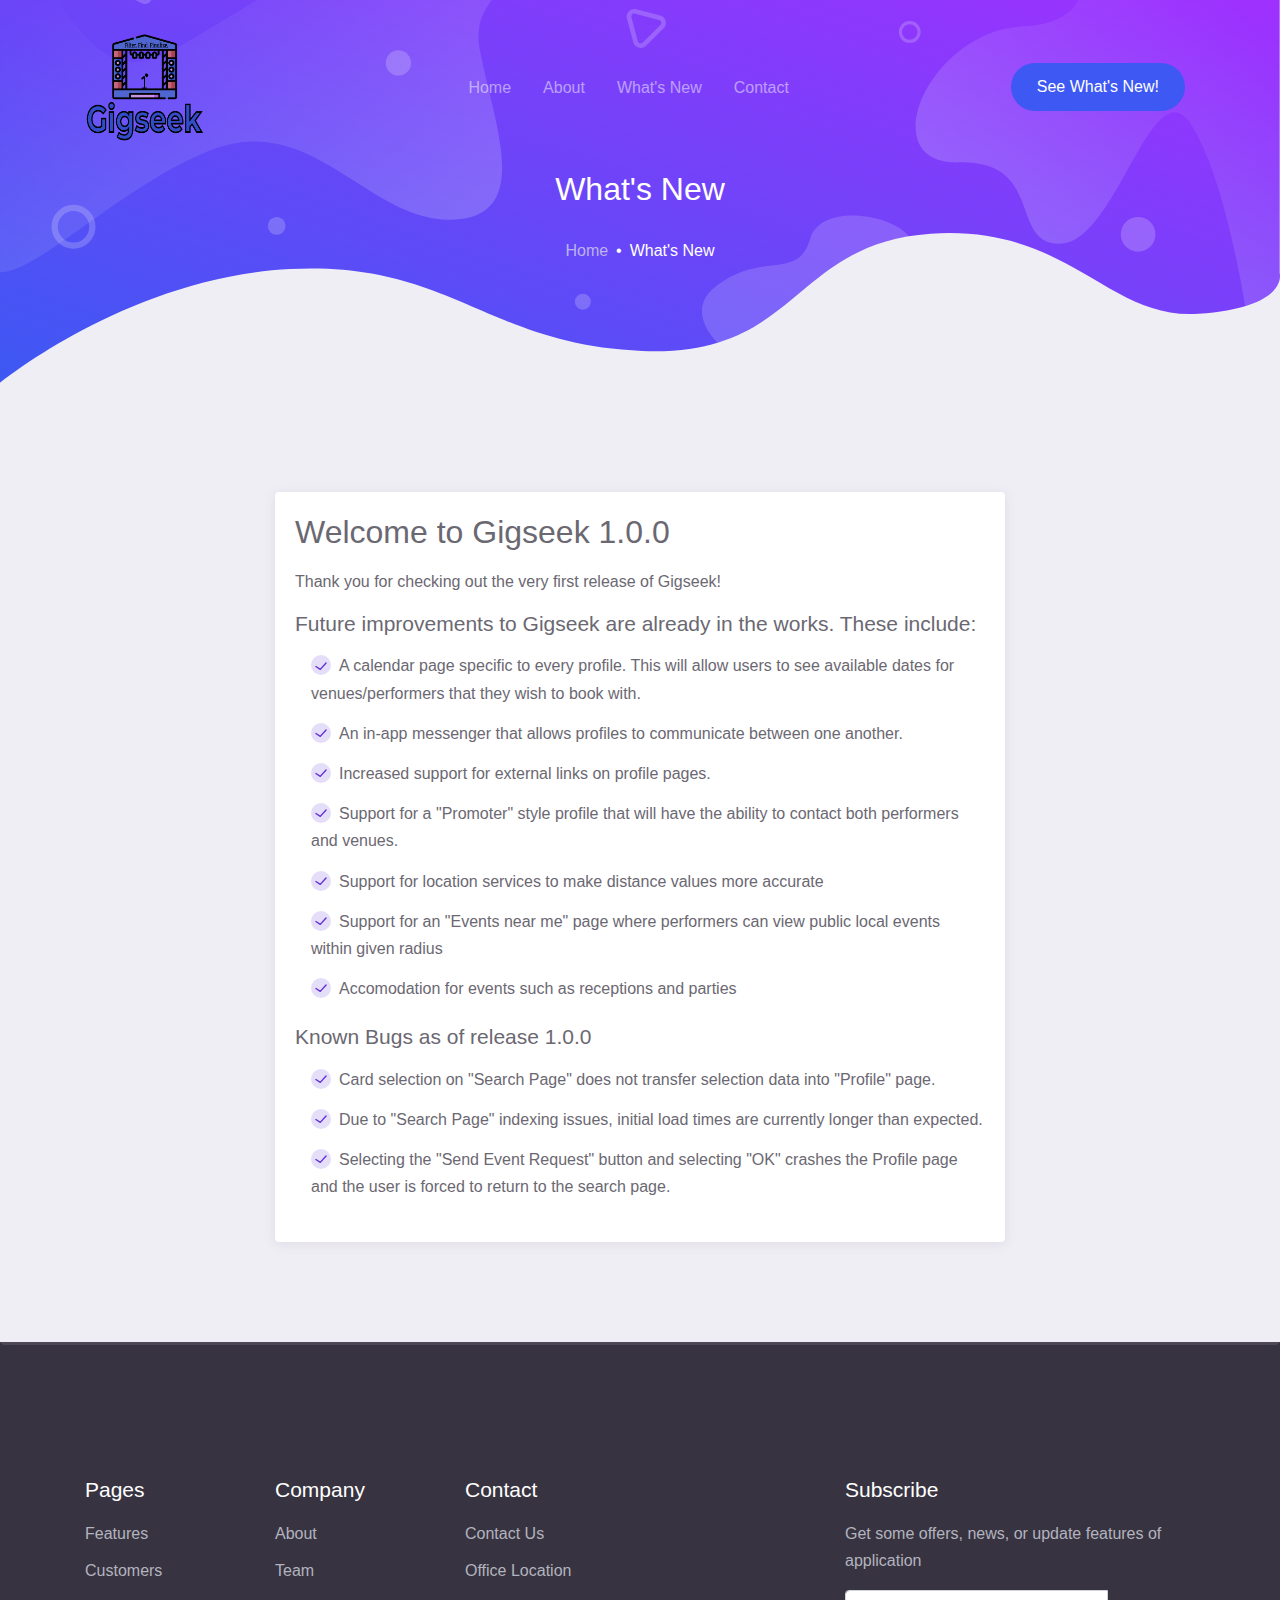
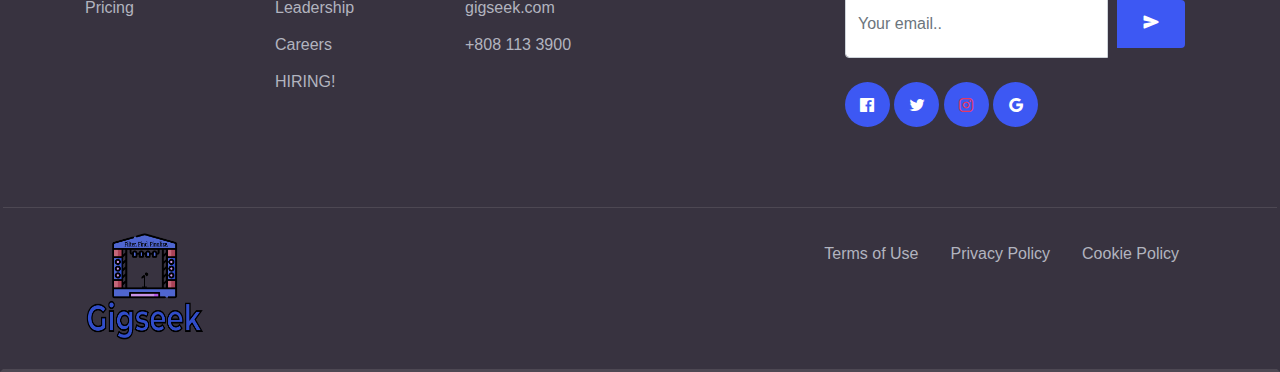
<file: html/updates.html>
<!DOCTYPE html>
<html lang="en">

<head>
  <meta charset="UTF-8">
  <meta name="viewport" content="width=device-width, initial-scale=1.0">

  <meta http-equiv="X-UA-Compatible" content="ie=edge">

  <meta name="description" content="Mobile Application HTML5 Template">

  <title>Gigseek - Premier Booking Experience</title>

  <link rel="shortcut icon" href="../assets/img/icons/gigseekMinimal.png" type="image/x-icon">

  <link rel="stylesheet" href="../assets/css/maicons.css">

  <link rel="stylesheet" href="../assets/vendor/animate/animate.css">

  <link rel="stylesheet" href="../assets/vendor/owl-carousel/css/owl.carousel.min.css">

  <link rel="stylesheet" href="../assets/css/bootstrap.css">

  <link rel="stylesheet" href="../assets/css/mobster.css">

  <link rel="stylesheet" href="../assets/css/style.css">
</head>

<body>

  <nav class="navbar navbar-expand-lg navbar-dark navbar-floating">
    <div class="container">
      <a class="navbar-brand" href="index.html">
        <img src="../assets/img/icons/gigseek.png" alt="" width="120">
      </a>
      <button class="navbar-toggler" type="button" data-toggle="collapse" data-target="#navbarToggler"
        aria-controls="navbarToggler" aria-expanded="false" aria-label="Toggle navigation">
        <span class="navbar-toggler-icon"></span>
      </button>

      <div class="collapse navbar-collapse" id="navbarToggler">
        <ul class="navbar-nav ml-auto mt-2 mt-lg-0">
          <li class="nav-item">
            <a class="nav-link" href="index.html">Home</a>
          </li>
          <li class="nav-item">
            <a class="nav-link" href="about.html">About</a>
          </li>
          <li class="nav-item">
            <a class="nav-link" href="updates.html">What's New</a>
          </li>
          <li class=" nav-item">
            <a class="nav-link" href="Profile.html">Contact</a>
          </li>
        </ul>
        <div class="ml-auto my-2 my-lg-0">
          <button class="btn btn-primary rounded-pill" onclick="smoothScroll(document.getElementById('scrollhere'))">See
            What's New!</button>
        </div>
      </div>
    </div>
  </nav>


  <div class="bg-light">

    <div class="page-hero-section bg-image hero-mini" style="background-image: url(../assets/img/hero_mini.svg);">
      <div class="hero-caption">
        <div class="container fg-white h-100">
          <div class="row justify-content-center align-items-center text-center h-100">
            <div class="col-lg-6">
              <h3 class="mb-3 fw-medium">What's New</h3>
              <ol class="breadcrumb breadcrumb-dark justify-content-center bg-transparent">
                <li class="breadcrumb-item"><a href="index.html">Home</a></li>
                <li class="breadcrumb-item active" aria-current="page">What's New</li>
              </ol>
            </div>
          </div>
        </div>
      </div>
    </div>

    <div class="page-section">
      <div class="container">
        <div class="row justify-content-center">
          <div class="col-lg-8">
            <div class="card-page" id="scrollhere">
              <h3 class="mb-3">Welcome to Gigseek 1.0.0</h3>

              <p>Thank you for checking out the very first release of Gigseek!</p>

              <h5>Future improvements to Gigseek are already in the works. These include:</h5>
              <ul class="theme-list">
                <li class="list-item">A calendar page specific to every profile. This will allow users to see available
                  dates for venues/performers that they wish to book with.</li>
                <li class="list-item">An in-app messenger that allows profiles to communicate between one another.</li>
                <li class="list-item">Increased support for external links on profile pages.</li>
                <li class="list-item">Support for a "Promoter" style profile that will have the ability to contact both
                  performers and venues.</li>
                <li class="list-item">Support for location services to make distance values more accurate</li>
                <li class="list-item">Support for an "Events near me" page where performers can view public local events
                  within given radius</li>
                <li class="list-item">Accomodation for events such as receptions and parties</li>
              </ul>

              <h5>Known Bugs as of release 1.0.0</h5>
              <ul class="theme-list">
                <li class="list-item">Card selection on "Search Page" does not transfer selection data into "Profile"
                  page.</li>
                <li class="list-item">Due to "Search Page" indexing issues, initial load times are currently longer than
                  expected.</li>
                <li class="list-item">Selecting the "Send Event Request" button and selecting "OK" crashes the Profile
                  page and the user is forced to return to the search page.</li>
              </ul>
            </div>
          </div>
        </div>
      </div>
    </div>

    <div class="page-footer-section bg-dark fg-white" style="border-style: solid;
    border-color: #4d4853 transparent;">
      <div class="container">
        <div class="row mb-5 py-3">
          <div class="col-sm-6 col-lg-2 py-3">
            <h5 class="mb-3">Pages</h5>
            <ul class="menu-link">
              <li><a href="#" class="">Features</a></li>
              <li><a href="#" class="">Customers</a></li>
              <li><a href="#" class="">Pricing</a></li>
            </ul>
          </div>
          <div class="col-sm-6 col-lg-2 py-3">
            <h5 class="mb-3">Company</h5>
            <ul class="menu-link">
              <li><a href="#" class="">About</a></li>
              <li><a href="#" class="">Team</a></li>
              <li><a href="#" class="">Leadership</a></li>
              <li><a href="#" class="">Careers</a></li>
              <li><a href="#" class="">HIRING!</a></li>
            </ul>
          </div>
          <div class="col-md-6 col-lg-4 py-3">
            <h5 class="mb-3">Contact</h5>
            <ul class="menu-link">
              <li><a href="#" class="">Contact Us</a></li>
              <li><a href="#" class="">Office Location</a></li>
              <li><a href="#" class="">gigseek.com</a></li>
              <li><a href="#" class="">+808 113 3900</a></li>
            </ul>
          </div>
          <div class="col-md-6 col-lg-4 py-3">
            <h5 class="mb-3">Subscribe</h5>
            <p>Get some offers, news, or update features of application</p>
            <form method="POST">
              <div class="input-group">
                <input type="text" class="form-control" placeholder="Your email..">
                <div class="input-group-append">
                  <button type="submit" class="btn btn-primary"><span class="mai-send"></span></button>
                </div>
              </div>
            </form>

            <!-- Social Media Button -->
            <div class="mt-4">
              <a href="#" class="btn btn-fab btn-primary fg-white"><span class="mai-logo-facebook"></span></a>
              <a href="#" class="btn btn-fab btn-primary fg-white"><span class="mai-logo-twitter"></span></a>
              <a href="#" class="btn btn-fab btn-primary fg-white"><span class="mai-logo-instagram"></span></a>
              <a href="#" class="btn btn-fab btn-primary fg-white"><span class="mai-logo-google"></span></a>
            </div>
          </div>
        </div>
      </div>

      <hr>

      <div class="container">
        <div class="row">
          <div class="col-12 col-md-6 py-2">
            <img src="../assets/img/icons/gigseek.png" alt="" width="120">
          </div>
          <div class="col-12 col-md-6 py-2">
            <ul class="nav justify-content-end">
              <li class="nav-item"><a href="#" class="nav-link">Terms of Use</a></li>
              <li class="nav-item"><a href="#" class="nav-link">Privacy Policy</a></li>
              <li class="nav-item"><a href="#" class="nav-link">Cookie Policy</a></li>
            </ul>
          </div>
        </div>
      </div>
    </div>



    <script>
      function alertFunction() {
        alert("Thank you for using GigSeek! The venue will be notified of your request");
      }
    </script>

    <script src="../assets/js/jquery-3.5.1.min.js"></script>

    <script src="../assets/js/bootstrap.bundle.min.js"></script>

    <script src="../assets/vendor/owl-carousel/js/owl.carousel.min.js"></script>

    <script src="../assets/vendor/wow/wow.min.js"></script>

    <script src="../assets/js/mobster.js"></script>

    <script src="../assets/js/google-maps.js"></script>

    <script src="../assets/js/smoothScroller.js"></script>

    <script src="../assets/js/smoothScroller.js"></script>


</body>

</html>
</file>
<file: assets/css/maicons.css>
@font-face {
  font-family: 'maicons';
  src: url('../fonts/maicons.eot?c9nlkl');
  src: url('../fonts/maicons.eot?c9nlkl#iefix') format('embedded-opentype'),
    url('../fonts/maicons.ttf?c9nlkl') format('truetype'),
    url('../fonts/maicons.woff?c9nlkl') format('woff'),
    url('../fonts/maicons.svg?c9nlkl#maicons') format('svg');
  font-weight: normal;
  font-style: normal;
  font-display: block;
}

[class^="mai-"],
[class*=" mai-"] {
  /* use !important to prevent issues with browser extensions that change fonts */
  font-family: 'maicons' !important;
  speak: none;
  font-style: normal;
  font-weight: normal;
  font-variant: normal;
  text-transform: none;
  line-height: 1;

  /* Better Font Rendering =========== */
  -webkit-font-smoothing: antialiased;
  -moz-osx-font-smoothing: grayscale;
}

.mai-add:before {
  content: "\e900";
}

.mai-add-circle:before {
  content: "\e901";
}

.mai-add-circle-outline:before {
  content: "\e902";
}

.mai-airplane:before {
  content: "\e903";
}

.mai-airplane-outline:before {
  content: "\e904";
}

.mai-alarm:before {
  content: "\e905";
}

.mai-alarm-outline:before {
  content: "\e906";
}

.mai-albums:before {
  content: "\e907";
}

.mai-albums-outline:before {
  content: "\e908";
}

.mai-alert:before {
  content: "\e909";
}

.mai-alert-circle:before {
  content: "\e90a";
}

.mai-alert-circle-outline:before {
  content: "\e90b";
}

.mai-analytics:before {
  content: "\e90c";
}

.mai-analytics-outline:before {
  content: "\e90d";
}

.mai-aperture:before {
  content: "\e90e";
}

.mai-aperture-outline:before {
  content: "\e90f";
}

.mai-apps:before {
  content: "\e910";
}

.mai-apps-outline:before {
  content: "\e911";
}

.mai-archive:before {
  content: "\e912";
}

.mai-archive-outline:before {
  content: "\e913";
}

.mai-arrow-back:before {
  content: "\e914";
}

.mai-arrow-back-circle:before {
  content: "\e915";
}

.mai-arrow-back-circle-outline:before {
  content: "\e916";
}

.mai-arrow-down:before {
  content: "\e917";
}

.mai-arrow-down-circle:before {
  content: "\e918";
}

.mai-arrow-down-circle-outline:before {
  content: "\e919";
}

.mai-arrow-forward:before {
  content: "\e91a";
}

.mai-arrow-forward-circle:before {
  content: "\e91b";
}

.mai-arrow-forward-circle-outline:before {
  content: "\e91c";
}

.mai-arrow-redo:before {
  content: "\e91d";
}

.mai-arrow-redo-circle:before {
  content: "\e91e";
}

.mai-arrow-redo-circle-outline:before {
  content: "\e91f";
}

.mai-arrow-redo-outline:before {
  content: "\e920";
}

.mai-arrow-undo:before {
  content: "\e921";
}

.mai-arrow-undo-circle:before {
  content: "\e922";
}

.mai-arrow-undo-circle-outline:before {
  content: "\e923";
}

.mai-arrow-undo-outline:before {
  content: "\e924";
}

.mai-arrow-up:before {
  content: "\e925";
}

.mai-arrow-up-circle:before {
  content: "\e926";
}

.mai-arrow-up-circle-outline:before {
  content: "\e927";
}

.mai-at:before {
  content: "\e928";
}

.mai-at-circle:before {
  content: "\e929";
}

.mai-at-circle-outline:before {
  content: "\e92a";
}

.mai-attach:before {
  content: "\e92b";
}

.mai-attach-outline:before {
  content: "\e92c";
}

.mai-backspace:before {
  content: "\e92d";
}

.mai-backspace-outline:before {
  content: "\e92e";
}

.mai-bandage:before {
  content: "\e92f";
}

.mai-bandage-outline:before {
  content: "\e930";
}

.mai-bar-chart:before {
  content: "\e932";
}

.mai-bar-chart-outline:before {
  content: "\e933";
}

.mai-barbell:before {
  content: "\e931";
}

.mai-barcode:before {
  content: "\e934";
}

.mai-barcode-outline:before {
  content: "\e935";
}

.mai-baseball:before {
  content: "\e936";
}

.mai-baseball-outline:before {
  content: "\e937";
}

.mai-basket:before {
  content: "\e938";
}

.mai-basket-outline:before {
  content: "\e93b";
}

.mai-basketball:before {
  content: "\e939";
}

.mai-basketball-outline:before {
  content: "\e93a";
}

.mai-battery-charging:before {
  content: "\e93c";
}

.mai-battery-dead:before {
  content: "\e93d";
}

.mai-battery-full:before {
  content: "\e93e";
}

.mai-battery-half:before {
  content: "\e93f";
}

.mai-beaker:before {
  content: "\e940";
}

.mai-beaker-outline:before {
  content: "\e941";
}

.mai-bed:before {
  content: "\e942";
}

.mai-bed-outline:before {
  content: "\e943";
}

.mai-beer:before {
  content: "\e944";
}

.mai-beer-outline:before {
  content: "\e945";
}

.mai-bicycle:before {
  content: "\e946";
}

.mai-bluetooth:before {
  content: "\e947";
}

.mai-boat:before {
  content: "\e948";
}

.mai-boat-outline:before {
  content: "\e949";
}

.mai-body:before {
  content: "\e94a";
}

.mai-body-outline:before {
  content: "\e94b";
}

.mai-bonfire:before {
  content: "\e94c";
}

.mai-bonfire-outline:before {
  content: "\e94d";
}

.mai-book:before {
  content: "\e94e";
}

.mai-book-outline:before {
  content: "\e953";
}

.mai-bookmark:before {
  content: "\e94f";
}

.mai-bookmark-outline:before {
  content: "\e950";
}

.mai-bookmarks:before {
  content: "\e951";
}

.mai-bookmarks-outline:before {
  content: "\e952";
}

.mai-briefcase:before {
  content: "\e954";
}

.mai-briefcase-outline:before {
  content: "\e955";
}

.mai-browsers:before {
  content: "\e956";
}

.mai-browsers-outline:before {
  content: "\e957";
}

.mai-brush:before {
  content: "\e958";
}

.mai-brush-outline:before {
  content: "\e959";
}

.mai-bug:before {
  content: "\e95a";
}

.mai-bug-outline:before {
  content: "\e95b";
}

.mai-build:before {
  content: "\e95c";
}

.mai-build-outline:before {
  content: "\e95d";
}

.mai-bulb:before {
  content: "\e95e";
}

.mai-bulb-outline:before {
  content: "\e95f";
}

.mai-bus:before {
  content: "\e960";
}

.mai-bus-outline:before {
  content: "\e963";
}

.mai-business:before {
  content: "\e961";
}

.mai-business-outline:before {
  content: "\e962";
}

.mai-cafe:before {
  content: "\e964";
}

.mai-cafe-outline:before {
  content: "\e965";
}

.mai-calculator:before {
  content: "\e966";
}

.mai-calculator-outline:before {
  content: "\e967";
}

.mai-calendar:before {
  content: "\e968";
}

.mai-calendar-outline:before {
  content: "\e969";
}

.mai-call:before {
  content: "\e96a";
}

.mai-call-outline:before {
  content: "\e96b";
}

.mai-camera:before {
  content: "\e96c";
}

.mai-camera-outline:before {
  content: "\e96d";
}

.mai-camera-reverse:before {
  content: "\e96e";
}

.mai-camera-reverse-outline:before {
  content: "\e96f";
}

.mai-car:before {
  content: "\e970";
}

.mai-car-outline:before {
  content: "\e97f";
}

.mai-car-sport:before {
  content: "\e980";
}

.mai-car-sport-outline:before {
  content: "\e981";
}

.mai-card:before {
  content: "\e971";
}

.mai-card-outline:before {
  content: "\e972";
}

.mai-caret-back:before {
  content: "\e973";
}

.mai-caret-back-circle:before {
  content: "\e974";
}

.mai-caret-back-circle-outline:before {
  content: "\e975";
}

.mai-caret-down:before {
  content: "\e976";
}

.mai-caret-down-circle:before {
  content: "\e977";
}

.mai-caret-down-circle-outline:before {
  content: "\e978";
}

.mai-caret-forward:before {
  content: "\e979";
}

.mai-caret-forward-circle:before {
  content: "\e97a";
}

.mai-caret-forward-circle-outline:before {
  content: "\e97b";
}

.mai-caret-up:before {
  content: "\e97c";
}

.mai-caret-up-circle:before {
  content: "\e97d";
}

.mai-caret-up-circle-outline:before {
  content: "\e97e";
}

.mai-cart:before {
  content: "\e982";
}

.mai-cart-outline:before {
  content: "\e983";
}

.mai-cash:before {
  content: "\e984";
}

.mai-cash-outline:before {
  content: "\e985";
}

.mai-chatbox:before {
  content: "\e986";
}

.mai-chatbox-ellipses:before {
  content: "\e987";
}

.mai-chatbox-ellipses-outline:before {
  content: "\e988";
}

.mai-chatbox-outline:before {
  content: "\e989";
}

.mai-chatbubble:before {
  content: "\e98a";
}

.mai-chatbubble-ellipses:before {
  content: "\e98b";
}

.mai-chatbubble-ellipses-outline:before {
  content: "\e98c";
}

.mai-chatbubble-outline:before {
  content: "\e98d";
}

.mai-chatbubbles:before {
  content: "\e98e";
}

.mai-chatbubbles-outline:before {
  content: "\e98f";
}

.mai-checkbox:before {
  content: "\e990";
}

.mai-checkbox-outline:before {
  content: "\e991";
}

.mai-checkmark:before {
  content: "\e992";
}

.mai-checkmark-circle:before {
  content: "\e993";
}

.mai-checkmark-circle-outline:before {
  content: "\e994";
}

.mai-checkmark-done:before {
  content: "\e995";
}

.mai-checkmark-done-circle:before {
  content: "\e996";
}

.mai-checkmark-done-circle-outline:before {
  content: "\e997";
}

.mai-chevron-back:before {
  content: "\e998";
}

.mai-chevron-back-circle:before {
  content: "\e999";
}

.mai-chevron-back-circle-outline:before {
  content: "\e99a";
}

.mai-chevron-down:before {
  content: "\e99b";
}

.mai-chevron-down-circle:before {
  content: "\e99c";
}

.mai-chevron-down-circle-outline:before {
  content: "\e99d";
}

.mai-chevron-forward:before {
  content: "\e99e";
}

.mai-chevron-forward-circle:before {
  content: "\e99f";
}

.mai-chevron-forward-circle-outline:before {
  content: "\e9a0";
}

.mai-chevron-up:before {
  content: "\e9a1";
}

.mai-chevron-up-circle:before {
  content: "\e9a2";
}

.mai-chevron-up-circle-outline:before {
  content: "\e9a3";
}

.mai-clipboard:before {
  content: "\e9a4";
}

.mai-clipboard-outline:before {
  content: "\e9a5";
}

.mai-close:before {
  content: "\e9a6";
}

.mai-close-circle:before {
  content: "\e9a7";
}

.mai-close-circle-outline:before {
  content: "\e9a8";
}

.mai-cloud:before {
  content: "\e9a9";
}

.mai-cloud-circle:before {
  content: "\e9aa";
}

.mai-cloud-circle-outline:before {
  content: "\e9ab";
}

.mai-cloud-done:before {
  content: "\e9ac";
}

.mai-cloud-done-outline:before {
  content: "\e9ad";
}

.mai-cloud-download:before {
  content: "\e9ae";
}

.mai-cloud-download-outline:before {
  content: "\e9af";
}

.mai-cloud-offline:before {
  content: "\e9b0";
}

.mai-cloud-offline-outline:before {
  content: "\e9b1";
}

.mai-cloud-outline:before {
  content: "\e9b2";
}

.mai-cloud-upload:before {
  content: "\e9b3";
}

.mai-cloud-upload-outline:before {
  content: "\e9b4";
}

.mai-cloudy:before {
  content: "\e9b5";
}

.mai-cloudy-night:before {
  content: "\e9b6";
}

.mai-cloudy-night-outline:before {
  content: "\e9b7";
}

.mai-cloudy-outline:before {
  content: "\e9b8";
}

.mai-code:before {
  content: "\e9b9";
}

.mai-code-download:before {
  content: "\e9ba";
}

.mai-code-slash:before {
  content: "\e9bb";
}

.mai-code-working:before {
  content: "\e9bc";
}

.mai-cog:before {
  content: "\e9bd";
}

.mai-color-fill:before {
  content: "\e9be";
}

.mai-color-fill-outline:before {
  content: "\e9bf";
}

.mai-color-filter:before {
  content: "\e9c0";
}

.mai-color-filter-outline:before {
  content: "\e9c1";
}

.mai-color-palette:before {
  content: "\e9c2";
}

.mai-color-palette-outline:before {
  content: "\e9c3";
}

.mai-color-wand:before {
  content: "\e9c4";
}

.mai-color-wand-outline:before {
  content: "\e9c5";
}

.mai-compass:before {
  content: "\e9c6";
}

.mai-compass-outline:before {
  content: "\e9c7";
}

.mai-construct:before {
  content: "\e9c8";
}

.mai-construct-outline:before {
  content: "\e9c9";
}

.mai-contract:before {
  content: "\e9ca";
}

.mai-contrast:before {
  content: "\e9cb";
}

.mai-copy:before {
  content: "\e9cc";
}

.mai-copy-outline:before {
  content: "\e9cd";
}

.mai-create:before {
  content: "\e9ce";
}

.mai-create-outline:before {
  content: "\e9cf";
}

.mai-crop:before {
  content: "\e9d0";
}

.mai-cube:before {
  content: "\e9d1";
}

.mai-cube-outline:before {
  content: "\e9d2";
}

.mai-cut:before {
  content: "\e9d3";
}

.mai-desktop:before {
  content: "\e9d4";
}

.mai-desktop-outline:before {
  content: "\e9d5";
}

.mai-disc:before {
  content: "\e9d6";
}

.mai-disc-outline:before {
  content: "\e9d7";
}

.mai-document:before {
  content: "\e9d8";
}

.mai-document-outline:before {
  content: "\e9d9";
}

.mai-document-text:before {
  content: "\e9dc";
}

.mai-document-text-outline:before {
  content: "\e9dd";
}

.mai-documents:before {
  content: "\e9da";
}

.mai-documents-outline:before {
  content: "\e9db";
}

.mai-download:before {
  content: "\e9de";
}

.mai-download-outline:before {
  content: "\e9df";
}

.mai-duplicate:before {
  content: "\e9e0";
}

.mai-duplicate-outline:before {
  content: "\e9e1";
}

.mai-ear:before {
  content: "\e9e2";
}

.mai-ear-outline:before {
  content: "\e9e3";
}

.mai-earth:before {
  content: "\e9e4";
}

.mai-earth-outline:before {
  content: "\e9e5";
}

.mai-easel:before {
  content: "\e9e6";
}

.mai-easel-outline:before {
  content: "\e9e7";
}

.mai-egg:before {
  content: "\e9e8";
}

.mai-egg-outline:before {
  content: "\e9e9";
}

.mai-ellipse:before {
  content: "\e9ea";
}

.mai-ellipse-outline:before {
  content: "\e9eb";
}

.mai-ellipsis-horizontal:before {
  content: "\e9ec";
}

.mai-ellipsis-horizontal-circle:before {
  content: "\e9ed";
}

.mai-ellipsis-vertical:before {
  content: "\e9ee";
}

.mai-ellipsis-vertical-circle:before {
  content: "\e9ef";
}

.mai-enter:before {
  content: "\e9f0";
}

.mai-enter-outline:before {
  content: "\e9f1";
}

.mai-exit:before {
  content: "\e9f2";
}

.mai-exit-outline:before {
  content: "\e9f3";
}

.mai-expand:before {
  content: "\e9f4";
}

.mai-eye:before {
  content: "\e9f5";
}

.mai-eye-off:before {
  content: "\e9f8";
}

.mai-eye-off-outline:before {
  content: "\e9f9";
}

.mai-eye-outline:before {
  content: "\e9fa";
}

.mai-eyedrop:before {
  content: "\e9f6";
}

.mai-eyedrop-outline:before {
  content: "\e9f7";
}

.mai-fast-food:before {
  content: "\e9fb";
}

.mai-fast-food-outline:before {
  content: "\e9fc";
}

.mai-female:before {
  content: "\e9fd";
}

.mai-file-tray:before {
  content: "\e9fe";
}

.mai-file-tray-full:before {
  content: "\e9ff";
}

.mai-file-tray-full-outline:before {
  content: "\ea00";
}

.mai-file-tray-outline:before {
  content: "\ea01";
}

.mai-film:before {
  content: "\ea02";
}

.mai-film-outline:before {
  content: "\ea03";
}

.mai-filter:before {
  content: "\ea04";
}

.mai-finger-print:before {
  content: "\ea05";
}

.mai-fitness:before {
  content: "\ea06";
}

.mai-fitness-outline:before {
  content: "\ea07";
}

.mai-flag:before {
  content: "\ea08";
}

.mai-flag-outline:before {
  content: "\ea09";
}

.mai-flame:before {
  content: "\ea0a";
}

.mai-flame-outline:before {
  content: "\ea0b";
}

.mai-flash:before {
  content: "\ea0c";
}

.mai-flash-off:before {
  content: "\ea0f";
}

.mai-flash-off-outline:before {
  content: "\ea10";
}

.mai-flash-outline:before {
  content: "\ea11";
}

.mai-flashlight:before {
  content: "\ea0d";
}

.mai-flashlight-outline:before {
  content: "\ea0e";
}

.mai-flask:before {
  content: "\ea12";
}

.mai-flask-outline:before {
  content: "\ea13";
}

.mai-flower:before {
  content: "\ea14";
}

.mai-flower-outline:before {
  content: "\ea15";
}

.mai-folder:before {
  content: "\ea16";
}

.mai-folder-open:before {
  content: "\ea17";
}

.mai-folder-open-outline:before {
  content: "\ea18";
}

.mai-folder-outline:before {
  content: "\ea19";
}

.mai-football:before {
  content: "\ea1a";
}

.mai-football-outline:before {
  content: "\ea1b";
}

.mai-funnel:before {
  content: "\ea1c";
}

.mai-funnel-outline:before {
  content: "\ea1d";
}

.mai-game-controller:before {
  content: "\ea1e";
}

.mai-game-controller-outline:before {
  content: "\ea1f";
}

.mai-gift:before {
  content: "\ea20";
}

.mai-gift-outline:before {
  content: "\ea21";
}

.mai-git-branch:before {
  content: "\ea22";
}

.mai-git-commit:before {
  content: "\ea23";
}

.mai-git-compare:before {
  content: "\ea24";
}

.mai-git-merge:before {
  content: "\ea25";
}

.mai-git-network:before {
  content: "\ea26";
}

.mai-git-pull-request:before {
  content: "\ea27";
}

.mai-glasses:before {
  content: "\ea28";
}

.mai-glasses-outline:before {
  content: "\ea29";
}

.mai-globe:before {
  content: "\ea2a";
}

.mai-globe-outline:before {
  content: "\ea2b";
}

.mai-golf:before {
  content: "\ea2c";
}

.mai-golf-outline:before {
  content: "\ea2d";
}

.mai-grid:before {
  content: "\ea2e";
}

.mai-grid-outline:before {
  content: "\ea2f";
}

.mai-hammer:before {
  content: "\ea30";
}

.mai-hammer-outline:before {
  content: "\ea31";
}

.mai-hand-left:before {
  content: "\ea32";
}

.mai-hand-left-outline:before {
  content: "\ea33";
}

.mai-hand-right:before {
  content: "\ea34";
}

.mai-hand-right-outline:before {
  content: "\ea35";
}

.mai-happy:before {
  content: "\ea36";
}

.mai-happy-outline:before {
  content: "\ea37";
}

.mai-hardware-chip:before {
  content: "\ea38";
}

.mai-hardware-chip-outline:before {
  content: "\ea39";
}

.mai-headset:before {
  content: "\ea3a";
}

.mai-headset-outline:before {
  content: "\ea3b";
}

.mai-heart:before {
  content: "\ea3c";
}

.mai-heart-circle:before {
  content: "\ea3d";
}

.mai-heart-circle-outline:before {
  content: "\ea3e";
}

.mai-heart-dislike:before {
  content: "\ea3f";
}

.mai-heart-dislike-circle:before {
  content: "\ea40";
}

.mai-heart-dislike-circle-outline:before {
  content: "\ea41";
}

.mai-heart-dislike-outline:before {
  content: "\ea42";
}

.mai-heart-half:before {
  content: "\ea43";
}

.mai-heart-half-outline:before {
  content: "\ea44";
}

.mai-heart-outline:before {
  content: "\ea45";
}

.mai-help:before {
  content: "\ea46";
}

.mai-help-buoy:before {
  content: "\ea47";
}

.mai-help-buoy-outline:before {
  content: "\ea48";
}

.mai-help-circle:before {
  content: "\ea49";
}

.mai-help-circle-outline:before {
  content: "\ea4a";
}

.mai-home:before {
  content: "\ea4b";
}

.mai-home-outline:before {
  content: "\ea4c";
}

.mai-hourglass:before {
  content: "\ea4d";
}

.mai-hourglass-outline:before {
  content: "\ea4e";
}

.mai-ice-cream:before {
  content: "\ea4f";
}

.mai-ice-cream-outline:before {
  content: "\ea50";
}

.mai-image:before {
  content: "\ea51";
}

.mai-image-outline:before {
  content: "\ea52";
}

.mai-images:before {
  content: "\ea53";
}

.mai-images-outline:before {
  content: "\ea54";
}

.mai-infinite:before {
  content: "\ea55";
}

.mai-information:before {
  content: "\ea56";
}

.mai-information-circle:before {
  content: "\ea57";
}

.mai-information-circle-outline:before {
  content: "\ea58";
}

.mai-journal:before {
  content: "\ea59";
}

.mai-journal-outline:before {
  content: "\ea5a";
}

.mai-key:before {
  content: "\ea5b";
}

.mai-key-outline:before {
  content: "\ea5c";
}

.mai-keypad:before {
  content: "\ea5d";
}

.mai-keypad-outline:before {
  content: "\ea5e";
}

.mai-language:before {
  content: "\ea5f";
}

.mai-laptop:before {
  content: "\ea60";
}

.mai-laptop-outline:before {
  content: "\ea61";
}

.mai-layers:before {
  content: "\ea62";
}

.mai-layers-outline:before {
  content: "\ea63";
}

.mai-leaf:before {
  content: "\ea64";
}

.mai-leaf-outline:before {
  content: "\ea65";
}

.mai-library:before {
  content: "\ea66";
}

.mai-library-outline:before {
  content: "\ea67";
}

.mai-link:before {
  content: "\ea68";
}

.mai-list:before {
  content: "\ea69";
}

.mai-list-circle:before {
  content: "\ea6a";
}

.mai-list-circle-outline:before {
  content: "\ea6b";
}

.mai-locate:before {
  content: "\ea6c";
}

.mai-location:before {
  content: "\ea6d";
}

.mai-location-outline:before {
  content: "\ea6e";
}

.mai-lock-closed:before {
  content: "\ea6f";
}

.mai-lock-closed-outline:before {
  content: "\ea70";
}

.mai-lock-open:before {
  content: "\ea71";
}

.mai-lock-open-outline:before {
  content: "\ea72";
}

.mai-log-in:before {
  content: "\ea73";
}

.mai-log-in-outline:before {
  content: "\ea74";
}

.mai-log-out:before {
  content: "\ea75";
}

.mai-log-out-outline:before {
  content: "\ea76";
}

.mai-logo-500px:before {
  content: "\ea8e";
}

.mai-logo-accessible-icon:before {
  content: "\eaef";
}

.mai-logo-accusoft:before {
  content: "\eba2";
}

.mai-logo-algolia:before {
  content: "\eba3";
}

.mai-logo-alipay:before {
  content: "\eba4";
}

.mai-logo-amazon:before {
  content: "\eba5";
}

.mai-logo-amplify:before {
  content: "\eba6";
}

.mai-logo-android:before {
  content: "\eba7";
}

.mai-logo-angular:before {
  content: "\eba8";
}

.mai-logo-apple:before {
  content: "\eba9";
}

.mai-logo-apple-appstore:before {
  content: "\ebaa";
}

.mai-logo-aws:before {
  content: "\ebab";
}

.mai-logo-behance:before {
  content: "\ebac";
}

.mai-logo-bitbucket:before {
  content: "\ebad";
}

.mai-logo-bitcoin:before {
  content: "\ebae";
}

.mai-logo-blackberry:before {
  content: "\ebaf";
}

.mai-logo-blogger:before {
  content: "\ebb0";
}

.mai-logo-buffer:before {
  content: "\ebb1";
}

.mai-logo-buysellads:before {
  content: "\ebb2";
}

.mai-logo-capacitor:before {
  content: "\ebb3";
}

.mai-logo-cc-amazon-pay:before {
  content: "\ebb4";
}

.mai-logo-cc-amex:before {
  content: "\ebb5";
}

.mai-logo-cc-apple-pay:before {
  content: "\ebb6";
}

.mai-logo-cc-diners-club:before {
  content: "\ebb7";
}

.mai-logo-cc-discover:before {
  content: "\ebb8";
}

.mai-logo-cc-jcb:before {
  content: "\ebb9";
}

.mai-logo-cc-mastercard:before {
  content: "\ebba";
}

.mai-logo-cc-paypal:before {
  content: "\ebbb";
}

.mai-logo-cc-stripe:before {
  content: "\ebbc";
}

.mai-logo-cc-visa:before {
  content: "\ebbd";
}

.mai-logo-chrome:before {
  content: "\ebbe";
}

.mai-logo-closed-captioning:before {
  content: "\ebbf";
}

.mai-logo-codepen:before {
  content: "\ebc0";
}

.mai-logo-cpanel:before {
  content: "\ebc1";
}

.mai-logo-creative-commons:before {
  content: "\ebc2";
}

.mai-logo-css3:before {
  content: "\ebc3";
}

.mai-logo-cuttlefish:before {
  content: "\ebc4";
}

.mai-logo-d-and-d:before {
  content: "\ebc5";
}

.mai-logo-dashcube:before {
  content: "\ebc6";
}

.mai-logo-designernews:before {
  content: "\ebc7";
}

.mai-logo-deviantart:before {
  content: "\ebc8";
}

.mai-logo-digg:before {
  content: "\ebc9";
}

.mai-logo-digital-ocean:before {
  content: "\ebca";
}

.mai-logo-discord:before {
  content: "\ebcb";
}

.mai-logo-discourse:before {
  content: "\ebcc";
}

.mai-logo-dochub:before {
  content: "\ebcd";
}

.mai-logo-docker:before {
  content: "\ebce";
}

.mai-logo-dribbble:before {
  content: "\ebcf";
}

.mai-logo-dropbox:before {
  content: "\ebd0";
  color: rgb(51, 51, 230);
}

.mai-logo-drupal:before {
  content: "\ebd1";
}

.mai-logo-dyalog:before {
  content: "\ebd2";
}

.mai-logo-earlybirds:before {
  content: "\ebd3";
}

.mai-logo-ebay:before {
  content: "\ebd4";
}

.mai-logo-edge:before {
  content: "\ebd5";
}

.mai-logo-electron:before {
  content: "\ebd6";
}

.mai-logo-elementor:before {
  content: "\ebd7";
}

.mai-logo-ello:before {
  content: "\ebd8";
}

.mai-logo-ember:before {
  content: "\ebd9";
}

.mai-logo-empire:before {
  content: "\ebda";
}

.mai-logo-envira:before {
  content: "\ebdb";
}

.mai-logo-erlang:before {
  content: "\ebdc";
}

.mai-logo-etsy:before {
  content: "\ebdd";
}

.mai-logo-euro:before {
  content: "\ebde";
}

.mai-logo-expeditedssl:before {
  content: "\ebdf";
}

.mai-logo-facebook:before {
  content: "\ebe0";
}

.mai-logo-facebook-f:before {
  content: "\ebe1";
}

.mai-logo-facebook-messenger:before {
  content: "\ebe2";
}

.mai-logo-firebase:before {
  content: "\ebe3";
}

.mai-logo-firefox:before {
  content: "\ebe4";
}

.mai-logo-flickr:before {
  content: "\ebe5";
}

.mai-logo-flipboard:before {
  content: "\ebe6";
}

.mai-logo-fly:before {
  content: "\ebe7";
}

.mai-logo-foursquare:before {
  content: "\ebe8";
}

.mai-logo-freebsd:before {
  content: "\ebe9";
}

.mai-logo-gg:before {
  content: "\ebea";
}

.mai-logo-git:before {
  content: "\ebeb";
}

.mai-logo-github:before {
  content: "\ebec";
}

.mai-logo-github-alt:before {
  content: "\ebed";
}

.mai-logo-gitlab:before {
  content: "\ebee";
}

.mai-logo-gitter:before {
  content: "\ebef";
}

.mai-logo-glide:before {
  content: "\ebf0";
}

.mai-logo-glide-g:before {
  content: "\ebf1";
}

.mai-logo-google:before {
  content: "\ebf2";
}

.mai-logo-google-drive:before {
  content: "\ebf3";
}

.mai-logo-google-play:before {
  content: "\ebf4";
}

.mai-logo-google-playstore:before {
  content: "\ebf5";
}

.mai-logo-google-plus:before {
  content: "\ebf6";
}

.mai-logo-google-plus-g:before {
  content: "\ebf7";
}

.mai-logo-google-wallet:before {
  content: "\ebf8";
}

.mai-logo-grunt:before {
  content: "\ebf9";
}

.mai-logo-gulp:before {
  content: "\ebfa";
}

.mai-logo-hackernews:before {
  content: "\ebfb";
}

.mai-logo-hotjar:before {
  content: "\ebfc";
}

.mai-logo-html5:before {
  content: "\ebfd";
}

.mai-logo-hubspot:before {
  content: "\ebfe";
}

.mai-logo-imdb:before {
  content: "\ebff";
}

.mai-logo-instagram:before {
  content: "\ec00";
  color: rgb(230, 57, 100);
}

.mai-logo-internet-explorer:before {
  content: "\ec01";
}

.mai-logo-ionic:before {
  content: "\ec02";
}

.mai-logo-ionitron:before {
  content: "\ec03";
}

.mai-logo-itunes:before {
  content: "\ec04";
}

.mai-logo-java:before {
  content: "\ec05";
}

.mai-logo-javascript:before {
  content: "\ec06";
}

.mai-logo-joomla:before {
  content: "\ec07";
}

.mai-logo-jsfiddle:before {
  content: "\ec08";
}

.mai-logo-keycdn:before {
  content: "\ec09";
}

.mai-logo-laravel:before {
  content: "\ec0a";
}

.mai-logo-lastfm:before {
  content: "\ec0b";
}

.mai-logo-leanpub:before {
  content: "\ec0c";
}

.mai-logo-less:before {
  content: "\ec0d";
}

.mai-logo-line:before {
  content: "\ec0e";
}

.mai-logo-linkedin:before {
  content: "\ec0f";
}

.mai-logo-linux:before {
  content: "\ec10";
}

.mai-logo-magento:before {
  content: "\ec11";
}

.mai-logo-mailchimp:before {
  content: "\ec12";
}

.mai-logo-markdown:before {
  content: "\ec13";
}

.mai-logo-maxcdn:before {
  content: "\ec14";
}

.mai-logo-medium:before {
  content: "\ec15";
}

.mai-logo-medium-m:before {
  content: "\ec16";
}

.mai-logo-meetup:before {
  content: "\ec17";
}

.mai-logo-microsoft:before {
  content: "\ec18";
}

.mai-logo-mix:before {
  content: "\ec19";
}

.mai-logo-mixcloud:before {
  content: "\ec1a";
}

.mai-logo-nodejs:before {
  content: "\ec1b";
}

.mai-logo-npm:before {
  content: "\ec1c";
}

.mai-logo-octocat:before {
  content: "\ec1d";
}

.mai-logo-opencart:before {
  content: "\ec1e";
}

.mai-logo-openid:before {
  content: "\ec1f";
}

.mai-logo-opera:before {
  content: "\ec20";
}

.mai-logo-patreon:before {
  content: "\ec21";
}

.mai-logo-paypal:before {
  content: "\ec22";
}

.mai-logo-php:before {
  content: "\ec23";
}

.mai-logo-pinterest:before {
  content: "\ec24";
}

.mai-logo-pinterest-p:before {
  content: "\ec25";
}

.mai-logo-playstation:before {
  content: "\ec26";
}

.mai-logo-product-hunt:before {
  content: "\ec27";
}

.mai-logo-pwa:before {
  content: "\ec28";
}

.mai-logo-python:before {
  content: "\ec29";
}

.mai-logo-qq:before {
  content: "\ec2a";
}

.mai-logo-quora:before {
  content: "\ec2b";
}

.mai-logo-react:before {
  content: "\ec2c";
}

.mai-logo-readme:before {
  content: "\ec2d";
}

.mai-logo-reddit:before {
  content: "\ec2e";
}

.mai-logo-researchgate:before {
  content: "\ec2f";
}

.mai-logo-rocketchat:before {
  content: "\ec30";
}

.mai-logo-rss:before {
  content: "\ec31";
}

.mai-logo-safari:before {
  content: "\ec32";
}

.mai-logo-sass:before {
  content: "\ec33";
}

.mai-logo-scribd:before {
  content: "\ec34";
}

.mai-logo-searchengin:before {
  content: "\ec35";
}

.mai-logo-sellcast:before {
  content: "\ec36";
}

.mai-logo-sellsy:before {
  content: "\ec37";
}

.mai-logo-skype:before {
  content: "\ec38";
}

.mai-logo-slack:before {
  content: "\ec39";
}

.mai-logo-slideshare:before {
  content: "\ec3a";
}

.mai-logo-snapchat:before {
  content: "\ec3b";
  color: rgb(255, 243, 10);
}

.mai-logo-soundcloud:before {
  content: "\ec3c";
  color: rgb(252, 126, 0);
}

.mai-logo-spotify:before {
  content: "\ec3d";
  color: rgb(26, 238, 100);
}

.mai-logo-squarespace:before {
  content: "\ec3e";
}

.mai-logo-stack-exchange:before {
  content: "\ec3f";
}

.mai-logo-stackoverflow:before {
  content: "\ec40";
}

.mai-logo-staylinked:before {
  content: "\ec41";
}

.mai-logo-steam:before {
  content: "\ec42";
}

.mai-logo-stencil:before {
  content: "\ec43";
}

.mai-logo-stripe:before {
  content: "\ec44";
}

.mai-logo-stripe-s:before {
  content: "\ec45";
}

.mai-logo-teamspeak:before {
  content: "\ec46";
}

.mai-logo-telegram:before {
  content: "\ec47";
}

.mai-logo-trello:before {
  content: "\ec48";
}

.mai-logo-tripadvisor:before {
  content: "\ec49";
}

.mai-logo-tumblr:before {
  content: "\ec4a";
}

.mai-logo-tux:before {
  content: "\ec4b";
}

.mai-logo-twitch:before {
  content: "\ec4c";
}

.mai-logo-twitter:before {
  content: "\ec4d";
}

.mai-logo-uber:before {
  content: "\ec4e";
}

.mai-logo-uikit:before {
  content: "\ec4f";
}

.mai-logo-usd:before {
  content: "\ec50";
}

.mai-logo-viacoin:before {
  content: "\ec51";
}

.mai-logo-viadeo:before {
  content: "\ec52";
}

.mai-logo-viber:before {
  content: "\ec53";
}

.mai-logo-vimeo:before {
  content: "\ec54";
}

.mai-logo-vk:before {
  content: "\ec55";
}

.mai-logo-vue:before {
  content: "\ec56";
}

.mai-logo-web-component:before {
  content: "\ec57";
}

.mai-logo-weebly:before {
  content: "\ec58";
}

.mai-logo-weibo:before {
  content: "\ec59";
}

.mai-logo-whatsapp:before {
  content: "\ec5a";
}

.mai-logo-whmcs:before {
  content: "\ec5b";
}

.mai-logo-wikipedia-w:before {
  content: "\ec5c";
}

.mai-logo-windows:before {
  content: "\ec5d";
}

.mai-logo-wix:before {
  content: "\ec5e";
}

.mai-logo-wordpress:before {
  content: "\ec5f";
}

.mai-logo-xbox:before {
  content: "\ec60";
}

.mai-logo-xing:before {
  content: "\ec61";
}

.mai-logo-yahoo:before {
  content: "\ec62";
}

.mai-logo-yen:before {
  content: "\ec63";
}

.mai-logo-youtube:before {
  content: "\ec64";
}

.mai-magnet:before {
  content: "\ea77";
}

.mai-magnet-outline:before {
  content: "\ea78";
}

.mai-mail:before {
  content: "\ea79";
}

.mai-mail-open:before {
  content: "\ea7a";
}

.mai-mail-open-outline:before {
  content: "\ea7b";
}

.mai-mail-outline:before {
  content: "\ea7c";
}

.mai-mail-unread:before {
  content: "\ea7d";
}

.mai-mail-unread-outline:before {
  content: "\ea7e";
}

.mai-male:before {
  content: "\ea7f";
}

.mai-male-female:before {
  content: "\ea80";
}

.mai-man:before {
  content: "\ea81";
}

.mai-man-outline:before {
  content: "\ea82";
}

.mai-map:before {
  content: "\ea83";
}

.mai-map-outline:before {
  content: "\ea84";
}

.mai-medal:before {
  content: "\ea85";
}

.mai-medal-outline:before {
  content: "\ea86";
}

.mai-medical:before {
  content: "\ea87";
}

.mai-medical-outline:before {
  content: "\ea88";
}

.mai-medkit:before {
  content: "\ea89";
}

.mai-medkit-outline:before {
  content: "\ea8a";
}

.mai-megaphone:before {
  content: "\ea8b";
}

.mai-megaphone-outline:before {
  content: "\ea8c";
}

.mai-menu:before {
  content: "\ea8d";
}

.mai-mic:before {
  content: "\ea8f";
}

.mai-mic-circle:before {
  content: "\ea90";
}

.mai-mic-circle-outline:before {
  content: "\ea91";
}

.mai-mic-off:before {
  content: "\ea92";
}

.mai-mic-off-circle:before {
  content: "\ea93";
}

.mai-mic-off-circle-outline:before {
  content: "\ea94";
}

.mai-mic-off-outline:before {
  content: "\ea95";
}

.mai-mic-outline:before {
  content: "\ea96";
}

.mai-moon:before {
  content: "\ea97";
}

.mai-moon-outline:before {
  content: "\ea98";
}

.mai-move:before {
  content: "\ea99";
}

.mai-musical-note:before {
  content: "\ea9a";
}

.mai-musical-note-outline:before {
  content: "\ea9b";
}

.mai-musical-notes:before {
  content: "\ea9c";
}

.mai-musical-notes-outline:before {
  content: "\ea9d";
}

.mai-navigate:before {
  content: "\ea9e";
}

.mai-navigate-circle:before {
  content: "\ea9f";
}

.mai-navigate-circle-outline:before {
  content: "\eaa0";
}

.mai-navigate-outline:before {
  content: "\eaa1";
}

.mai-newspaper:before {
  content: "\eaa2";
}

.mai-newspaper-outline:before {
  content: "\eaa3";
}

.mai-notifications:before {
  content: "\eaa4";
}

.mai-notifications-circle:before {
  content: "\eaa5";
}

.mai-notifications-circle-outline:before {
  content: "\eaa6";
}

.mai-notifications-off:before {
  content: "\eaa7";
}

.mai-notifications-off-circle:before {
  content: "\eaa8";
}

.mai-notifications-off-circle-outline:before {
  content: "\eaa9";
}

.mai-notifications-off-outline:before {
  content: "\eaaa";
}

.mai-notifications-outline:before {
  content: "\eaab";
}

.mai-nuclear:before {
  content: "\eaac";
}

.mai-nuclear-outline:before {
  content: "\eaad";
}

.mai-nutrition:before {
  content: "\eaae";
}

.mai-nutrition-outline:before {
  content: "\eaaf";
}

.mai-open:before {
  content: "\eab0";
}

.mai-open-outline:before {
  content: "\eab1";
}

.mai-options:before {
  content: "\eab2";
}

.mai-options-outline:before {
  content: "\eab3";
}

.mai-paper-plane:before {
  content: "\eab4";
}

.mai-paper-plane-outline:before {
  content: "\eab5";
}

.mai-partly-sunny:before {
  content: "\eab6";
}

.mai-partly-sunny-outline:before {
  content: "\eab7";
}

.mai-pause:before {
  content: "\eab8";
}

.mai-pause-circle:before {
  content: "\eab9";
}

.mai-pause-circle-outline:before {
  content: "\eaba";
}

.mai-paw:before {
  content: "\eabb";
}

.mai-paw-outline:before {
  content: "\eabc";
}

.mai-pencil:before {
  content: "\eabd";
}

.mai-people:before {
  content: "\eabe";
}

.mai-people-circle:before {
  content: "\eabf";
}

.mai-people-circle-outline:before {
  content: "\eac0";
}

.mai-people-outline:before {
  content: "\eac1";
}

.mai-person:before {
  content: "\eac2";
}

.mai-person-add:before {
  content: "\eac3";
}

.mai-person-add-outline:before {
  content: "\eac4";
}

.mai-person-circle:before {
  content: "\eac5";
}

.mai-person-circle-outline:before {
  content: "\eac6";
}

.mai-person-outline:before {
  content: "\eac7";
}

.mai-person-remove:before {
  content: "\eac8";
}

.mai-person-remove-outline:before {
  content: "\eac9";
}

.mai-phone-landscape:before {
  content: "\eaca";
}

.mai-phone-landscape-outline:before {
  content: "\eacb";
}

.mai-phone-portrait:before {
  content: "\eacc";
}

.mai-phone-portrait-outline:before {
  content: "\eacd";
}

.mai-pie-chart:before {
  content: "\eace";
}

.mai-pie-chart-outline:before {
  content: "\eacf";
}

.mai-pin:before {
  content: "\ead0";
}

.mai-pin-outline:before {
  content: "\ead1";
}

.mai-pint:before {
  content: "\ead2";
}

.mai-pint-outline:before {
  content: "\ead3";
}

.mai-pizza:before {
  content: "\ead4";
}

.mai-pizza-outline:before {
  content: "\ead5";
}

.mai-planet:before {
  content: "\ead6";
}

.mai-planet-outline:before {
  content: "\ead7";
}

.mai-play:before {
  content: "\ead8";
}

.mai-play-back:before {
  content: "\ead9";
}

.mai-play-back-circle:before {
  content: "\eada";
}

.mai-play-back-circle-outline:before {
  content: "\eadb";
}

.mai-play-back-outline:before {
  content: "\eadc";
}

.mai-play-circle:before {
  content: "\eadd";
}

.mai-play-circle-outline:before {
  content: "\eade";
}

.mai-play-forward:before {
  content: "\eadf";
}

.mai-play-forward-circle:before {
  content: "\eae0";
}

.mai-play-forward-circle-outline:before {
  content: "\eae1";
}

.mai-play-forward-outline:before {
  content: "\eae2";
}

.mai-play-outline:before {
  content: "\eae3";
}

.mai-play-skip-back:before {
  content: "\eae4";
}

.mai-play-skip-back-circle:before {
  content: "\eae5";
}

.mai-play-skip-back-circle-outline:before {
  content: "\eae6";
}

.mai-play-skip-back-outline:before {
  content: "\eae7";
}

.mai-play-skip-forward:before {
  content: "\eae8";
}

.mai-play-skip-forward-circle:before {
  content: "\eae9";
}

.mai-play-skip-forward-circle-outline:before {
  content: "\eaea";
}

.mai-play-skip-forward-outline:before {
  content: "\eaeb";
}

.mai-podium:before {
  content: "\eaec";
}

.mai-podium-outline:before {
  content: "\eaed";
}

.mai-power:before {
  content: "\eaee";
}

.mai-pricetag:before {
  content: "\eaf0";
}

.mai-pricetag-outline:before {
  content: "\eaf1";
}

.mai-pricetags:before {
  content: "\eaf2";
}

.mai-pricetags-outline:before {
  content: "\eaf3";
}

.mai-print:before {
  content: "\eaf4";
}

.mai-print-outline:before {
  content: "\eaf5";
}

.mai-pulse:before {
  content: "\eaf6";
}

.mai-pulse-outline:before {
  content: "\eaf7";
}

.mai-push:before {
  content: "\eaf8";
}

.mai-push-outline:before {
  content: "\eaf9";
}

.mai-qr-code:before {
  content: "\eafa";
}

.mai-qr-code-outline:before {
  content: "\eafb";
}

.mai-radio:before {
  content: "\eafc";
}

.mai-radio-button-off:before {
  content: "\eafd";
}

.mai-radio-button-on:before {
  content: "\eafe";
}

.mai-rainy:before {
  content: "\eaff";
}

.mai-rainy-outline:before {
  content: "\eb00";
}

.mai-reader:before {
  content: "\eb01";
}

.mai-reader-outline:before {
  content: "\eb02";
}

.mai-receipt:before {
  content: "\eb03";
}

.mai-receipt-outline:before {
  content: "\eb04";
}

.mai-recording:before {
  content: "\eb05";
}

.mai-recording-outline:before {
  content: "\eb06";
}

.mai-refresh:before {
  content: "\eb07";
}

.mai-refresh-circle:before {
  content: "\eb08";
}

.mai-refresh-circle-outline:before {
  content: "\eb09";
}

.mai-reload:before {
  content: "\eb0a";
}

.mai-reload-circle:before {
  content: "\eb0b";
}

.mai-reload-circle-outline:before {
  content: "\eb0c";
}

.mai-remove:before {
  content: "\eb0d";
}

.mai-remove-circle:before {
  content: "\eb0e";
}

.mai-remove-circle-outline:before {
  content: "\eb0f";
}

.mai-reorder-four:before {
  content: "\eb10";
}

.mai-reorder-three:before {
  content: "\eb11";
}

.mai-reorder-two:before {
  content: "\eb12";
}

.mai-repeat:before {
  content: "\eb13";
}

.mai-resize:before {
  content: "\eb14";
}

.mai-restaurant:before {
  content: "\eb15";
}

.mai-restaurant-outline:before {
  content: "\eb16";
}

.mai-return-down-back:before {
  content: "\eb17";
}

.mai-return-down-forward:before {
  content: "\eb18";
}

.mai-return-up-back:before {
  content: "\eb19";
}

.mai-return-up-forward:before {
  content: "\eb1a";
}

.mai-ribbon:before {
  content: "\eb1b";
}

.mai-ribbon-outline:before {
  content: "\eb1c";
}

.mai-rocket:before {
  content: "\eb1d";
}

.mai-rocket-outline:before {
  content: "\eb1e";
}

.mai-rose:before {
  content: "\eb1f";
}

.mai-rose-outline:before {
  content: "\eb20";
}

.mai-sad:before {
  content: "\eb21";
}

.mai-sad-outline:before {
  content: "\eb22";
}

.mai-save:before {
  content: "\eb23";
}

.mai-save-outline:before {
  content: "\eb24";
}

.mai-scan:before {
  content: "\eb25";
}

.mai-scan-circle:before {
  content: "\eb26";
}

.mai-scan-circle-outline:before {
  content: "\eb27";
}

.mai-school:before {
  content: "\eb28";
}

.mai-school-outline:before {
  content: "\eb29";
}

.mai-search:before {
  content: "\eb2a";
}

.mai-search-circle:before {
  content: "\eb2b";
}

.mai-search-circle-outline:before {
  content: "\eb2c";
}

.mai-send:before {
  content: "\eb2d";
}

.mai-send-outline:before {
  content: "\eb2e";
}

.mai-server:before {
  content: "\eb2f";
}

.mai-server-outline:before {
  content: "\eb30";
}

.mai-settings:before {
  content: "\eb31";
}

.mai-settings-outline:before {
  content: "\eb32";
}

.mai-shapes:before {
  content: "\eb33";
}

.mai-shapes-outline:before {
  content: "\eb34";
}

.mai-share:before {
  content: "\eb35";
}

.mai-share-outline:before {
  content: "\eb36";
}

.mai-share-social:before {
  content: "\eb37";
}

.mai-share-social-outline:before {
  content: "\eb38";
}

.mai-shield:before {
  content: "\eb39";
}

.mai-shield-checkmark:before {
  content: "\eb3a";
}

.mai-shield-checkmark-outline:before {
  content: "\eb3b";
}

.mai-shield-outline:before {
  content: "\eb3c";
}

.mai-shirt:before {
  content: "\eb3d";
}

.mai-shirt-outline:before {
  content: "\eb3e";
}

.mai-shuffle:before {
  content: "\eb3f";
}

.mai-skull:before {
  content: "\eb40";
}

.mai-skull-outline:before {
  content: "\eb41";
}

.mai-snow:before {
  content: "\eb42";
}

.mai-speedometer:before {
  content: "\eb43";
}

.mai-speedometer-outline:before {
  content: "\eb44";
}

.mai-square:before {
  content: "\eb45";
}

.mai-square-outline:before {
  content: "\eb46";
}

.mai-star:before {
  content: "\eb47";
}

.mai-star-half:before {
  content: "\eb48";
}

.mai-star-outline:before {
  content: "\eb49";
}

.mai-stats-chart:before {
  content: "\eb4a";
}

.mai-stats-chart-outline:before {
  content: "\eb4b";
}

.mai-stop:before {
  content: "\eb4c";
}

.mai-stop-circle:before {
  content: "\eb4d";
}

.mai-stop-circle-outline:before {
  content: "\eb4e";
}

.mai-stop-outline:before {
  content: "\eb4f";
}

.mai-stopwatch:before {
  content: "\eb50";
}

.mai-stopwatch-outline:before {
  content: "\eb51";
}

.mai-subway:before {
  content: "\eb52";
}

.mai-subway-outline:before {
  content: "\eb53";
}

.mai-sunny:before {
  content: "\eb54";
}

.mai-sunny-outline:before {
  content: "\eb55";
}

.mai-swap-horizontal:before {
  content: "\eb56";
}

.mai-swap-vertical:before {
  content: "\eb57";
}

.mai-sync:before {
  content: "\eb58";
}

.mai-sync-circle:before {
  content: "\eb59";
}

.mai-sync-circle-outline:before {
  content: "\eb5a";
}

.mai-tablet-landscape:before {
  content: "\eb5b";
}

.mai-tablet-landscape-outline:before {
  content: "\eb5c";
}

.mai-tablet-portrait:before {
  content: "\eb5d";
}

.mai-tablet-portrait-outline:before {
  content: "\eb5e";
}

.mai-tennisball:before {
  content: "\eb5f";
}

.mai-tennisball-outline:before {
  content: "\eb60";
}

.mai-terminal:before {
  content: "\eb61";
}

.mai-terminal-outline:before {
  content: "\eb62";
}

.mai-text:before {
  content: "\eb63";
}

.mai-thermometer:before {
  content: "\eb64";
}

.mai-thermometer-outline:before {
  content: "\eb65";
}

.mai-thumbs-down:before {
  content: "\eb66";
}

.mai-thumbs-down-outline:before {
  content: "\eb67";
}

.mai-thumbs-up:before {
  content: "\eb68";
}

.mai-thumbs-up-outline:before {
  content: "\eb69";
}

.mai-thunderstorm:before {
  content: "\eb6a";
}

.mai-thunderstorm-outline:before {
  content: "\eb6b";
}

.mai-time:before {
  content: "\eb6c";
}

.mai-time-outline:before {
  content: "\eb6d";
}

.mai-timer:before {
  content: "\eb6e";
}

.mai-timer-outline:before {
  content: "\eb6f";
}

.mai-today:before {
  content: "\eb70";
}

.mai-today-outline:before {
  content: "\eb71";
}

.mai-toggle:before {
  content: "\eb72";
}

.mai-toggle-outline:before {
  content: "\eb73";
}

.mai-trail-sign:before {
  content: "\eb74";
}

.mai-trail-sign-outline:before {
  content: "\eb75";
}

.mai-train:before {
  content: "\eb76";
}

.mai-train-outline:before {
  content: "\eb77";
}

.mai-transgender:before {
  content: "\eb78";
}

.mai-trash:before {
  content: "\eb79";
}

.mai-trash-bin:before {
  content: "\eb7a";
}

.mai-trash-bin-outline:before {
  content: "\eb7b";
}

.mai-trash-outline:before {
  content: "\eb7c";
}

.mai-trending-down:before {
  content: "\eb7d";
}

.mai-trending-up:before {
  content: "\eb7e";
}

.mai-triangle:before {
  content: "\eb7f";
}

.mai-triangle-outline:before {
  content: "\eb80";
}

.mai-trophy:before {
  content: "\eb81";
}

.mai-trophy-outline:before {
  content: "\eb82";
}

.mai-tv:before {
  content: "\eb83";
}

.mai-tv-outline:before {
  content: "\eb84";
}

.mai-umbrella:before {
  content: "\eb85";
}

.mai-umbrella-outline:before {
  content: "\eb86";
}

.mai-videocam:before {
  content: "\eb87";
}

.mai-videocam-outline:before {
  content: "\eb88";
}

.mai-volume-high:before {
  content: "\eb89";
}

.mai-volume-high-outline:before {
  content: "\eb8a";
}

.mai-volume-low:before {
  content: "\eb8b";
}

.mai-volume-low-outline:before {
  content: "\eb8c";
}

.mai-volume-medium:before {
  content: "\eb8d";
}

.mai-volume-medium-outline:before {
  content: "\eb8e";
}

.mai-volume-mute:before {
  content: "\eb8f";
}

.mai-volume-mute-outline:before {
  content: "\eb90";
}

.mai-volume-off:before {
  content: "\eb91";
}

.mai-volume-off-outline:before {
  content: "\eb92";
}

.mai-walk:before {
  content: "\eb93";
}

.mai-walk-outline:before {
  content: "\eb94";
}

.mai-wallet:before {
  content: "\eb95";
}

.mai-wallet-outline:before {
  content: "\eb96";
}

.mai-warning:before {
  content: "\eb97";
}

.mai-warning-outline:before {
  content: "\eb98";
}

.mai-watch:before {
  content: "\eb99";
}

.mai-watch-outline:before {
  content: "\eb9a";
}

.mai-water:before {
  content: "\eb9b";
}

.mai-water-outline:before {
  content: "\eb9c";
}

.mai-wifi:before {
  content: "\eb9d";
}

.mai-wine:before {
  content: "\eb9e";
}

.mai-wine-outline:before {
  content: "\eb9f";
}

.mai-woman:before {
  content: "\eba0";
}

.mai-woman-outline:before {
  content: "\eba1";
}
</file>
<file: assets/css/mobster.css>
/**
 * Mobster v1.0.0
 * Copyright 2020 by MACode ID
 * Site: www.macodeid.com
 * License under CC 4.0 ()
 */

:root {
  --primary: #3D58F3;
  --secondary: #A52EFF;
  --success: #0ABF9E;
  --warning: #E89E09;
  --info: #4699F8;
  --danger: #F13057;
  --indigo: #602FDA;
  --dark: #383340;
  --light: #F0EEF5;
  --gray: #6b6872;
  --white: #fff;
  --font-family: 'Quicksand', Arial, Helvetica, sans-serif;
  --line-height: 1.7;

}

body {
  font-family: 'Quicksand', Arial, Helvetica, sans-serif;
  font-size: 16px;
  line-height: 1.7;
  color: #383340;
}

a {
  color: #526bf5;
}

a:hover {
  color: #7b50e6;
}

h1,
h2,
h3,
h4,
h5,
h6,
.h1,
.h2,
.h3,
.h4,
.h5,
.h6 {
  line-height: 1.25;
}

h1,
.h1 {
  font-size: 3rem;
}

h2,
.h2 {
  font-size: 2.5rem;
}

h3,
.h3 {
  font-size: 2rem;
}

h4,
.h4 {
  font-size: 1.75rem;
}

h5,
.h5 {
  font-size: 1.3125rem;
}

h6,
.h6 {
  font-size: 1rem;
}

hr {
  border-color: #E4E1EB;
}

.no-transform {
  -webkit-transform: none !important;
  transform: none !important;
}

.no-scroll {
  overflow: hidden;
}

.no-scroll-x {
  overflow-x: hidden;
}

.fs-vsmall {
  font-size: 12px !important;
}

.fs-small {
  font-size: 14px !important;
}

.fs-normal {
  font-size: 16px !important;
}

.fs-large {
  font-size: 18px !important;
}

.fs-vlarge {
  font-size: 21px !important;
}

.fw-light {
  font-weight: 300 !important;
}

.fw-normal {
  font-weight: 400 !important;
}

.fw-medium {
  font-weight: 500 !important;
}

.fw-semibold {
  font-weight: 600 !important;
}

.fw-bold {
  font-weight: 700 !important;
}

.text-normal {
  font-style: normal !important;
  font-weight: normal !important;
}


.bg-primary {
  background-color: var(--primary) !important;
}

.bg-secondary {
  background-color: #A52EFF !important;
}

.bg-success {
  background-color: var(--success) !important;
}

.bg-warning {
  background-color: var(--warning) !important;
}

.bg-info {
  background-color: var(--info) !important;
}

.bg-danger {
  background-color: var(--danger) !important;
}

.bg-indigo {
  background-color: var(--indigo) !important;
}

.bg-gray {
  background-color: #6B6872 !important;
}

.bg-dark {
  background-color: #383340 !important;
}

.bg-light {
  background-color: #F0EEF5 !important;
}

.bg-white {
  background-color: var(--white) !important;
}


.fg-primary {
  color: var(--primary) !important;
}

.fg-secondary {
  color: #A52EFF !important;
}

.fg-success {
  color: var(--success) !important;
}

.fg-warning {
  color: var(--warning) !important;
}

.fg-info {
  color: var(--info) !important;
}

.fg-danger {
  color: var(--danger) !important;
}

.fg-indigo {
  color: var(--indigo) !important;
}

.fg-dark {
  color: #383340 !important;
}

.fg-light {
  color: #F0EEF5 !important;
}

.fg-gray {
  color: #6B6872 !important;
}

.fg-white {
  color: #fff !important;
}


/* Width and Height */
@media (min-width: 576px) {
  .w-sm-25 {
    width: 25% !important;
  }

  .w-sm-50 {
    width: 50% !important;
  }

  .w-sm-75 {
    width: 75% !important;
  }

  .w-sm-100 {
    width: 100% !important;
  }

  .h-sm-25 {
    height: 25% !important;
  }

  .h-sm-50 {
    height: 50% !important;
  }

  .h-sm-75 {
    height: 75% !important;
  }

  .h-sm-100 {
    height: 100% !important;
  }
}

@media (min-width: 768px) {
  .w-md-25 {
    width: 25% !important;
  }

  .w-md-50 {
    width: 50% !important;
  }

  .w-md-75 {
    width: 75% !important;
  }

  .w-md-100 {
    width: 100% !important;
  }

  .h-md-25 {
    height: 25% !important;
  }

  .h-md-50 {
    height: 50% !important;
  }

  .h-md-75 {
    height: 75% !important;
  }

  .h-md-100 {
    height: 100% !important;
  }
}

@media (min-width: 992px) {
  .w-lg-25 {
    width: 25% !important;
  }

  .w-lg-50 {
    width: 50% !important;
  }

  .w-lg-75 {
    width: 75% !important;
  }

  .w-lg-100 {
    width: 100% !important;
  }

  .h-lg-25 {
    height: 25% !important;
  }

  .h-lg-50 {
    height: 50% !important;
  }

  .h-lg-75 {
    height: 75% !important;
  }

  .h-lg-100 {
    height: 100% !important;
  }
}

@media (min-width: 1200px) {
  .w-xl-25 {
    width: 25% !important;
  }

  .w-xl-50 {
    width: 50% !important;
  }

  .w-xl-75 {
    width: 75% !important;
  }

  .w-xl-100 {
    width: 100% !important;
  }

  .h-xl-25 {
    height: 25% !important;
  }

  .h-xl-50 {
    height: 50% !important;
  }

  .h-xl-75 {
    height: 75% !important;
  }

  .h-xl-100 {
    height: 100% !important;
  }
}

/* Shadow */
.shadow-sm {
  box-shadow: 0 0.125rem 0.25rem rgba(56, 51, 64, 0.1) !important;
}

.shadow {
  box-shadow: 0 0.25rem 0.75rem rgba(56, 51, 64, 0.115) !important;
}

.shadow-lg {
  box-shadow: 0 0.75rem 2rem rgba(56, 51, 64, 0.125) !important;
}

.shadow-none,
.shadow-hover-none:hover,
.shadow-focus-none:focus,
.shadow-active-none:active {
  box-shadow: none !important;
}

/* Margin */
.m-6 {
  margin: 4rem !important;
}

.mt-6,
.my-6 {
  margin-top: 4rem !important;
}

.mr-6,
.mx-6 {
  margin-right: 4rem !important;
}

.mb-6,
.my-6 {
  margin-bottom: 4rem !important;
}

.ml-6,
.mx-6 {
  margin-left: 4rem !important;
}

.m-7 {
  margin: 4.5rem !important;
}

.mt-7,
.my-7 {
  margin-top: 4.5rem !important;
}

.mr-7,
.mx-7 {
  margin-right: 4.5rem !important;
}

.mb-7,
.my-7 {
  margin-bottom: 4.5rem !important;
}

.ml-7,
.mx-7 {
  margin-left: 4.5rem !important;
}

.m-8 {
  margin: 5rem !important;
}

.mt-8,
.my-8 {
  margin-top: 5rem !important;
}

.mr-8,
.mx-8 {
  margin-right: 5rem !important;
}

.mb-8,
.my-8 {
  margin-bottom: 5rem !important;
}

.ml-8,
.mx-8 {
  margin-left: 5rem !important;
}

@media (min-width: 576px) {
  .m-sm-6 {
    margin: 4rem !important;
  }

  .mt-sm-6,
  .my-sm-6 {
    margin-top: 4rem !important;
  }

  .mr-sm-6,
  .mx-sm-6 {
    margin-right: 4rem !important;
  }

  .mb-sm-6,
  .my-sm-6 {
    margin-bottom: 4rem !important;
  }

  .ml-sm-6,
  .mx-sm-6 {
    margin-left: 4rem !important;
  }

  .m-sm-7 {
    margin: 4.5rem !important;
  }

  .mt-sm-7,
  .my-sm-7 {
    margin-top: 4.5rem !important;
  }

  .mr-sm-7,
  .mx-sm-7 {
    margin-right: 4.5rem !important;
  }

  .mb-sm-7,
  .my-sm-7 {
    margin-bottom: 4.5rem !important;
  }

  .ml-sm-7,
  .mx-sm-7 {
    margin-left: 4.5rem !important;
  }

  .m-sm-8 {
    margin: 5rem !important;
  }

  .mt-sm-8,
  .my-sm-8 {
    margin-top: 5rem !important;
  }

  .mr-sm-8,
  .mx-sm-8 {
    margin-right: 5rem !important;
  }

  .mb-sm-8,
  .my-sm-8 {
    margin-bottom: 5rem !important;
  }

  .ml-sm-8,
  .mx-sm-8 {
    margin-left: 5rem !important;
  }
}

@media (min-width: 768px) {
  .m-md-6 {
    margin: 4rem !important;
  }

  .mt-md-6,
  .my-md-6 {
    margin-top: 4rem !important;
  }

  .mr-md-6,
  .mx-md-6 {
    margin-right: 4rem !important;
  }

  .mb-md-6,
  .my-md-6 {
    margin-bottom: 4rem !important;
  }

  .ml-md-6,
  .mx-md-6 {
    margin-left: 4rem !important;
  }

  .m-md-7 {
    margin: 4.5rem !important;
  }

  .mt-md-7,
  .my-md-7 {
    margin-top: 4.5rem !important;
  }

  .mr-md-7,
  .mx-md-7 {
    margin-right: 4.5rem !important;
  }

  .mb-md-7,
  .my-md-7 {
    margin-bottom: 4.5rem !important;
  }

  .ml-md-7,
  .mx-md-7 {
    margin-left: 4.5rem !important;
  }

  .m-md-8 {
    margin: 5rem !important;
  }

  .mt-md-8,
  .my-md-8 {
    margin-top: 5rem !important;
  }

  .mr-md-8,
  .mx-md-8 {
    margin-right: 5rem !important;
  }

  .mb-md-8,
  .my-md-8 {
    margin-bottom: 5rem !important;
  }

  .ml-md-8,
  .mx-md-8 {
    margin-left: 5rem !important;
  }
}

@media (min-width: 992px) {
  .m-lg-6 {
    margin: 4rem !important;
  }

  .mt-lg-6,
  .my-lg-6 {
    margin-top: 4rem !important;
  }

  .mr-lg-6,
  .mx-lg-6 {
    margin-right: 4rem !important;
  }

  .mb-lg-6,
  .my-lg-6 {
    margin-bottom: 4rem !important;
  }

  .ml-lg-6,
  .mx-lg-6 {
    margin-left: 4rem !important;
  }

  .m-lg-7 {
    margin: 4.5rem !important;
  }

  .mt-lg-7,
  .my-lg-7 {
    margin-top: 4.5rem !important;
  }

  .mr-lg-7,
  .mx-lg-7 {
    margin-right: 4.5rem !important;
  }

  .mb-lg-7,
  .my-lg-7 {
    margin-bottom: 4.5rem !important;
  }

  .ml-lg-7,
  .mx-lg-7 {
    margin-left: 4.5rem !important;
  }

  .m-lg-8 {
    margin: 5rem !important;
  }

  .mt-lg-8,
  .my-lg-8 {
    margin-top: 5rem !important;
  }

  .mr-lg-8,
  .mx-lg-8 {
    margin-right: 5rem !important;
  }

  .mb-lg-8,
  .my-lg-8 {
    margin-bottom: 5rem !important;
  }

  .ml-lg-8,
  .mx-lg-8 {
    margin-left: 5rem !important;
  }
}

@media (min-width: 1200px) {
  .m-xl-6 {
    margin: 4rem !important;
  }

  .mt-xl-6,
  .my-xl-6 {
    margin-top: 4rem !important;
  }

  .mr-xl-6,
  .mx-xl-6 {
    margin-right: 4rem !important;
  }

  .mb-xl-6,
  .my-xl-6 {
    margin-bottom: 4rem !important;
  }

  .ml-xl-6,
  .mx-xl-6 {
    margin-left: 4rem !important;
  }

  .m-xl-7 {
    margin: 4.5rem !important;
  }

  .mt-xl-7,
  .my-xl-7 {
    margin-top: 4.5rem !important;
  }

  .mr-xl-7,
  .mx-xl-7 {
    margin-right: 4.5rem !important;
  }

  .mb-xl-7,
  .my-xl-7 {
    margin-bottom: 4.5rem !important;
  }

  .ml-xl-7,
  .mx-xl-7 {
    margin-left: 4.5rem !important;
  }

  .m-xl-8 {
    margin: 5rem !important;
  }

  .mt-xl-8,
  .my-xl-8 {
    margin-top: 5rem !important;
  }

  .mr-xl-8,
  .mx-xl-8 {
    margin-right: 5rem !important;
  }

  .mb-xl-8,
  .my-xl-8 {
    margin-bottom: 5rem !important;
  }

  .ml-xl-8,
  .mx-xl-8 {
    margin-left: 5rem !important;
  }
}

/* Padding */
.p-6 {
  padding: 4rem !important;
}

.pt-6,
.py-6 {
  padding-top: 4rem !important;
}

.pr-6,
.px-6 {
  padding-right: 4rem !important;
}

.pb-6,
.py-6 {
  padding-bottom: 4rem !important;
}

.pl-6,
.px-6 {
  padding-left: 4rem !important;
}

.p-7 {
  padding: 4.5rem !important;
}

.pt-7,
.py-7 {
  padding-top: 4.5rem !important;
}

.pr-7,
.px-7 {
  padding-right: 4.5rem !important;
}

.pb-7,
.py-7 {
  padding-bottom: 4.5rem !important;
}

.pl-7,
.px-7 {
  padding-left: 4.5rem !important;
}

.p-8 {
  padding: 5rem !important;
}

.pt-8,
.py-8 {
  padding-top: 5rem !important;
}

.pr-8,
.px-8 {
  padding-right: 5rem !important;
}

.pb-8,
.py-8 {
  padding-bottom: 5rem !important;
}

.pl-8,
.px-8 {
  padding-left: 5rem !important;
}

@media (min-width: 576px) {
  .p-sm-6 {
    padding: 4rem !important;
  }

  .pt-sm-6,
  .py-sm-6 {
    padding-top: 4rem !important;
  }

  .pr-sm-6,
  .px-sm-6 {
    padding-right: 4rem !important;
  }

  .pb-sm-6,
  .py-sm-6 {
    padding-bottom: 4rem !important;
  }

  .pl-sm-6,
  .px-sm-6 {
    padding-left: 4rem !important;
  }

  .p-sm-7 {
    padding: 4.5rem !important;
  }

  .pt-sm-7,
  .py-sm-7 {
    padding-top: 4.5rem !important;
  }

  .pr-sm-7,
  .px-sm-7 {
    padding-right: 4.5rem !important;
  }

  .pb-sm-7,
  .py-sm-7 {
    padding-bottom: 4.5rem !important;
  }

  .pl-sm-7,
  .px-sm-7 {
    padding-left: 4.5rem !important;
  }

  .p-sm-8 {
    padding: 5rem !important;
  }

  .pt-sm-8,
  .py-sm-8 {
    padding-top: 5rem !important;
  }

  .pr-sm-8,
  .px-sm-8 {
    padding-right: 5rem !important;
  }

  .pb-sm-8,
  .py-sm-8 {
    padding-bottom: 5rem !important;
  }

  .pl-sm-8,
  .px-sm-8 {
    padding-left: 5rem !important;
  }
}

@media (min-width: 768px) {
  .p-md-6 {
    padding: 4rem !important;
  }

  .pt-md-6,
  .py-md-6 {
    padding-top: 4rem !important;
  }

  .pr-md-6,
  .px-md-6 {
    padding-right: 4rem !important;
  }

  .pb-md-6,
  .py-md-6 {
    padding-bottom: 4rem !important;
  }

  .pl-md-6,
  .px-md-6 {
    padding-left: 4rem !important;
  }

  .p-md-7 {
    padding: 4.5rem !important;
  }

  .pt-md-7,
  .py-md-7 {
    padding-top: 4.5rem !important;
  }

  .pr-md-7,
  .px-md-7 {
    padding-right: 4.5rem !important;
  }

  .pb-md-7,
  .py-md-7 {
    padding-bottom: 4.5rem !important;
  }

  .pl-md-7,
  .px-md-7 {
    padding-left: 4.5rem !important;
  }

  .p-md-8 {
    padding: 5rem !important;
  }

  .pt-md-8,
  .py-md-8 {
    padding-top: 5rem !important;
  }

  .pr-md-8,
  .px-md-8 {
    padding-right: 5rem !important;
  }

  .pb-md-8,
  .py-md-8 {
    padding-bottom: 5rem !important;
  }

  .pl-md-8,
  .px-md-8 {
    padding-left: 5rem !important;
  }
}

@media (min-width: 992px) {
  .p-lg-6 {
    padding: 4rem !important;
  }

  .pt-lg-6,
  .py-lg-6 {
    padding-top: 4rem !important;
  }

  .pr-lg-6,
  .px-lg-6 {
    padding-right: 4rem !important;
  }

  .pb-lg-6,
  .py-lg-6 {
    padding-bottom: 4rem !important;
  }

  .pl-lg-6,
  .px-lg-6 {
    padding-left: 4rem !important;
  }

  .p-lg-7 {
    padding: 4.5rem !important;
  }

  .pt-lg-7,
  .py-lg-7 {
    padding-top: 4.5rem !important;
  }

  .pr-lg-7,
  .px-lg-7 {
    padding-right: 4.5rem !important;
  }

  .pb-lg-7,
  .py-lg-7 {
    padding-bottom: 4.5rem !important;
  }

  .pl-lg-7,
  .px-lg-7 {
    padding-left: 4.5rem !important;
  }

  .p-lg-8 {
    padding: 5rem !important;
  }

  .pt-lg-8,
  .py-lg-8 {
    padding-top: 5rem !important;
  }

  .pr-lg-8,
  .px-lg-8 {
    padding-right: 5rem !important;
  }

  .pb-lg-8,
  .py-lg-8 {
    padding-bottom: 5rem !important;
  }

  .pl-lg-8,
  .px-lg-8 {
    padding-left: 5rem !important;
  }
}

@media (min-width: 1200px) {
  .p-xl-6 {
    padding: 4rem !important;
  }

  .pt-xl-6,
  .py-xl-6 {
    padding-top: 4rem !important;
  }

  .pr-xl-6,
  .px-xl-6 {
    padding-right: 4rem !important;
  }

  .pb-xl-6,
  .py-xl-6 {
    padding-bottom: 4rem !important;
  }

  .pl-xl-6,
  .px-xl-6 {
    padding-left: 4rem !important;
  }

  .p-xl-7 {
    padding: 4.5rem !important;
  }

  .pt-xl-7,
  .py-xl-7 {
    padding-top: 4.5rem !important;
  }

  .pr-xl-7,
  .px-xl-7 {
    padding-right: 4.5rem !important;
  }

  .pb-xl-7,
  .py-xl-7 {
    padding-bottom: 4.5rem !important;
  }

  .pl-xl-7,
  .px-xl-7 {
    padding-left: 4.5rem !important;
  }

  .p-xl-8 {
    padding: 5rem !important;
  }

  .pt-xl-8,
  .py-xl-8 {
    padding-top: 5rem !important;
  }

  .pr-xl-8,
  .px-xl-8 {
    padding-right: 5rem !important;
  }

  .pb-xl-8,
  .py-xl-8 {
    padding-bottom: 5rem !important;
  }

  .pl-xl-8,
  .px-xl-8 {
    padding-left: 5rem !important;
  }
}

/* Image */
.bg-image {
  background-size: cover;
  background-position: center center;
  background-repeat: no-repeat;
}

.bg-image-parallax {
  background-attachment: fixed;
}

.bg-image-overlay-dark::before {
  content: '';
  position: absolute;
  top: 0;
  left: 0;
  width: 100%;
  height: 100%;
  background-color: rgba(56, 51, 64, 0.6);
}

.img-place {
  /* top: -50px; */
  position: relative;
  display: flex;
  justify-content: center;
  align-items: center;
  margin: 0 auto;
  width: 100%;
  height: 100%;
  text-align: center;
  overflow: hidden;
}

.img-place>img {
  width: 100%;
  height: 100%;
}

.img-place.w-auto>img {
  width: auto;
  max-width: 100%;
}

.img-place.h-auto>img {
  height: auto;
  max-height: 100%;
}

.img-place.custom-size>img {
  width: unset;
  height: unset;
}

.embed-video {
  width: 460px;
  max-width: 100%;
  height: 320px;
}

.iconic-sm {
  display: inline-block;
  margin: 0;
  padding: 0;
  width: 50px;
  height: 50px;
  overflow: hidden;
  text-align: center;
}

.iconic-sm.iconic-text {
  line-height: 50px;
  border-radius: 50%;
}

.iconic-sm.iconic-text>span {
  font-size: 24px;
  line-height: inherit;
}

.iconic-md {
  display: inline-block;
  margin: 0;
  padding: 0;
  width: 70px;
  height: 70px;
  overflow: hidden;
  text-align: center;
}

.iconic-md.iconic-text {
  line-height: 70px;
  border-radius: 50%;
}

.iconic-md.iconic-text>span {
  font-size: 32px;
  line-height: inherit;
}

.iconic-lg {
  display: inline-block;
  margin: 0;
  padding: 0;
  width: 100px;
  height: 100px;
  overflow: hidden;
  text-align: center;
}

.iconic-lg.iconic-text {
  line-height: 100px;
  border-radius: 50%;
}

.iconic-lg.iconic-text>span {
  font-size: 48px;
  line-height: inherit;
}

.iconic-sm img,
.iconic-md img,
.iconic-lg img {
  width: 100%;
  height: 100%;
}

.iconic-list {
  position: relative;
  list-style: none;
  padding-left: 0;
}

.iconic-item {
  display: flex;
  flex-direction: row;
  flex-wrap: no-wrap;
  padding: 12px 0;
}

.iconic-item .iconic-content {
  margin-left: 12px;
  flex-basis: calc(100% - 100px);
}

/* List */
.theme-list {
  position: relative;
  padding-left: 16px;
  list-style: none;
}

.theme-list .list-item {
  padding-top: 6px;
  padding-bottom: 6px;
}

.theme-list .list-item::before {
  content: '';
  display: inline-block;
  margin-right: 8px;
  width: 20px;
  height: 20px;
  background-color: rgba(96, 47, 218, 0.16);
  background-image: url("data:image/svg+xml,%3Csvg xmlns='http://www.w3.org/2000/svg' width='11.568' height='7.818' viewBox='0 0 11.568 7.818'%3E%3Cpath id='Path_56' data-name='Path 56' d='M573,3671.99l4.2,2.76,5.55-6.25' transform='translate(-572.1 -3667.582)' fill='none' stroke='%23602fda' stroke-linecap='round' stroke-linejoin='round' stroke-width='1.3'/%3E%3C/svg%3E");
  background-repeat: no-repeat;
  background-position: center center;
  border-radius: 50%;
  transform: translateY(4px);
}

/* Accordion */
.accordion {
  position: relative;
  display: block;
  width: 100%;
}

.accordion-item {
  position: relative;
  display: -ms-flexbox;
  display: flex;
  flex-direction: column;
  flex-wrap: nowrap;
}

.accordion-trigger {
  width: 100%;
  overflow: hidden;
}

.accordion-item:first-child .accordion-trigger {
  border-radius: 4px 4px 0 0;
}

.accordion-item:last-child .accordion-trigger {
  border-radius: 0 0 4px 4px;
}

.accordion-trigger .btn {
  display: block;
  width: 100%;
  margin: 0;
  padding: 12px 16px;
  height: unset;
  text-align: left;
  background-color: #fff;
  color: #6b6872;
  border-radius: 0;
}

.accordion-trigger .btn:focus {
  box-shadow: none;
}

.accordion-item .btn:not(.collapsed) {
  background-color: var(--primary);
  color: #fff;
}

.accordion-trigger .btn::after {
  content: '';
  position: absolute;
  top: 10px;
  right: 10px;
  width: 30px;
  height: 30px;
  border-radius: 50%;
  background-color: transparent;
  background-image: url("data:image/svg+xml,%3Csvg xmlns='http://www.w3.org/2000/svg' viewBox='0 0 24 24'%3E%3Cpath fill='%235F6677' d='M17,9.17a1,1,0,0,0-1.41,0L12,12.71,8.46,9.17a1,1,0,0,0-1.41,0,1,1,0,0,0,0,1.42l4.24,4.24a1,1,0,0,0,1.42,0L17,10.59A1,1,0,0,0,17,9.17Z'/%3E%3C/svg%3E");
  background-size: 75% 75%;
  background-repeat: no-repeat;
  background-position: center center;
  transition: all .3s ease;
}

.accordion-item .btn:not(.collapsed)::after {
  background-image: url("data:image/svg+xml,%3Csvg xmlns='http://www.w3.org/2000/svg' viewBox='0 0 24 24'%3E%3Cpath fill='%23fff' d='M17,9.17a1,1,0,0,0-1.41,0L12,12.71,8.46,9.17a1,1,0,0,0-1.41,0,1,1,0,0,0,0,1.42l4.24,4.24a1,1,0,0,0,1.42,0L17,10.59A1,1,0,0,0,17,9.17Z'/%3E%3C/svg%3E");
  transform: rotate(-180deg);
}

.accordion-content {
  padding: 16px;
  background-color: #fff;
}

.accordion-gap .accordion-item:not(:last-child) {
  margin-bottom: 10px;
}

.accordion-gap .accordion-item:first-child .accordion-trigger,
.accordion-gap .accordion-item:last-child .accordion-trigger {
  border-radius: 0;
}

.accordion-gap .accordion-trigger .btn {
  border-radius: 4px;
}

/* Buttons */
.btn {
  padding: 10px 24px;
  border-width: 2px;
}

.btn-primary {
  color: #ffffff;
  background-color: #3D58F3;
  border-color: transparent !important;
}

.btn-primary:hover {
  color: #ffffff;
  background-color: #1737f1;
  box-shadow: 0 4px 12px rgba(61, 88, 243, 0.3);
}

.btn-primary:focus {
  color: #ffffff;
  background-color: #1737f1;
  box-shadow: none;
}

.btn-primary.disabled,
.btn-primary:disabled {
  color: #ffffff;
  background-color: #556df4;
}

.btn-primary:not(:disabled):not(.disabled):active,
.btn-primary:not(:disabled):not(.disabled).active,
.show>.btn-primary.dropdown-toggle {
  color: #ffffff;
  background-color: #3D58F3;
  box-shadow: none;
}

.btn-primary:not(:disabled):not(.disabled):active:focus,
.btn-primary:not(:disabled):not(.disabled).active:focus,
.show>.btn-primary.dropdown-toggle:focus {
  box-shadow: none;
}

.btn-secondary {
  color: #ffffff;
  background-color: #A52EFF;
  border-color: transparent !important;
}

.btn-secondary:hover {
  color: #ffffff;
  background-color: #9305ff;
  box-shadow: 0 4px 12px rgba(165, 46, 255, 0.3);
}

.btn-secondary:focus {
  color: #ffffff;
  background-color: #9305ff;
  box-shadow: none;
}

.btn-secondary.disabled,
.btn-secondary:disabled {
  color: #ffffff;
  background-color: #b048ff;
}

.btn-secondary:not(:disabled):not(.disabled):active,
.btn-secondary:not(:disabled):not(.disabled).active,
.show>.btn-secondary.dropdown-toggle {
  color: #ffffff;
  background-color: #A52EFF;
  box-shadow: none;
}

.btn-secondary:not(:disabled):not(.disabled):active:focus,
.btn-secondary:not(:disabled):not(.disabled).active:focus,
.show>.btn-secondary.dropdown-toggle:focus {
  box-shadow: none;
}

.btn-success {
  color: #ffffff;
  background-color: #0ABF9E;
  border-color: transparent !important;
}

.btn-success:hover {
  color: #ffffff;
  background-color: #08987e;
  box-shadow: 0 4px 12px rgba(10, 191, 158, 0.3);
}

.btn-success:focus {
  color: #ffffff;
  background-color: #08987e;
  box-shadow: none;
}

.btn-success.disabled,
.btn-success:disabled {
  color: #ffffff;
  background-color: #0bd7b2;
}

.btn-success:not(:disabled):not(.disabled):active,
.btn-success:not(:disabled):not(.disabled).active,
.show>.btn-success.dropdown-toggle {
  color: #ffffff;
  background-color: #0ABF9E;
  box-shadow: none;
}

.btn-success:not(:disabled):not(.disabled):active:focus,
.btn-success:not(:disabled):not(.disabled).active:focus,
.show>.btn-success.dropdown-toggle:focus {
  box-shadow: none;
}

.btn-warning {
  color: #ffffff;
  background-color: #E89E09;
  border-color: transparent !important;
}

.btn-warning:hover {
  color: #ffffff;
  background-color: #c18307;
  box-shadow: 0 4px 12px rgba(232, 158, 9, 0.3);
}

.btn-warning:focus {
  color: #ffffff;
  background-color: #c18307;
  box-shadow: none;
}

.btn-warning.disabled,
.btn-warning:disabled {
  color: #ffffff;
  background-color: #f6ab15;
}

.btn-warning:not(:disabled):not(.disabled):active,
.btn-warning:not(:disabled):not(.disabled).active,
.show>.btn-warning.dropdown-toggle {
  color: #ffffff;
  background-color: #E89E09;
  box-shadow: none;
}

.btn-warning:not(:disabled):not(.disabled):active:focus,
.btn-warning:not(:disabled):not(.disabled).active:focus,
.show>.btn-warning.dropdown-toggle:focus {
  box-shadow: none;
}

.btn-info {
  color: #ffffff;
  background-color: #4699F8;
  border-color: transparent !important;
}

.btn-info:hover {
  color: #ffffff;
  background-color: #1f83f7;
  box-shadow: 0 4px 12px rgba(70, 153, 248, 0.3);
}

.btn-info:focus {
  color: #ffffff;
  background-color: #1f83f7;
  box-shadow: none;
}

.btn-info.disabled,
.btn-info:disabled {
  color: #ffffff;
  background-color: #5fa7f9;
}

.btn-info:not(:disabled):not(.disabled):active,
.btn-info:not(:disabled):not(.disabled).active,
.show>.btn-info.dropdown-toggle {
  color: #ffffff;
  background-color: #4699F8;
  box-shadow: none;
}

.btn-info:not(:disabled):not(.disabled):active:focus,
.btn-info:not(:disabled):not(.disabled).active:focus,
.show>.btn-info.dropdown-toggle:focus {
  box-shadow: none;
}

.btn-danger {
  color: #ffffff;
  background-color: #F13057;
  border-color: transparent !important;
}

.btn-danger:hover {
  color: #ffffff;
  background-color: #e8103c;
  box-shadow: 0 4px 12px rgba(241, 48, 87, 0.3);
}

.btn-danger:focus {
  color: #ffffff;
  background-color: #e8103c;
  box-shadow: none;
}

.btn-danger.disabled,
.btn-danger:disabled {
  color: #ffffff;
  background-color: #f3486a;
}

.btn-danger:not(:disabled):not(.disabled):active,
.btn-danger:not(:disabled):not(.disabled).active,
.show>.btn-danger.dropdown-toggle {
  color: #ffffff;
  background-color: #F13057;
  box-shadow: none;
}

.btn-danger:not(:disabled):not(.disabled):active:focus,
.btn-danger:not(:disabled):not(.disabled).active:focus,
.show>.btn-danger.dropdown-toggle:focus {
  box-shadow: none;
}

.btn-dark {
  color: #ffffff;
  background-color: #383340;
  border-color: transparent !important;
}

.btn-dark:hover {
  color: #ffffff;
  background-color: #242129;
  box-shadow: 0 4px 12px rgba(56, 51, 64, 0.3);
}

.btn-dark:focus {
  color: #ffffff;
  background-color: #242129;
  box-shadow: none;
}

.btn-dark.disabled,
.btn-dark:disabled {
  color: #ffffff;
  background-color: #443e4e;
}

.btn-dark:not(:disabled):not(.disabled):active,
.btn-dark:not(:disabled):not(.disabled).active,
.show>.btn-dark.dropdown-toggle {
  color: #ffffff;
  background-color: #383340;
  box-shadow: none;
}

.btn-dark:not(:disabled):not(.disabled):active:focus,
.btn-dark:not(:disabled):not(.disabled).active:focus,
.show>.btn-dark.dropdown-toggle:focus {
  box-shadow: none;
}

.btn-light {
  color: #5F5A68;
  background-color: #F0EEF5;
  border-color: transparent !important;
}

.btn-light:hover {
  color: #5F5A68;
  background-color: #d9d4e6;
  box-shadow: 0 4px 12px rgba(240, 238, 245, 0.3);
}

.btn-light:focus {
  color: #5F5A68;
  background-color: #d9d4e6;
  box-shadow: none;
}

.btn-light.disabled,
.btn-light:disabled {
  color: #5F5A68;
  background-color: #fefefe;
}

.btn-light:not(:disabled):not(.disabled):active,
.btn-light:not(:disabled):not(.disabled).active,
.show>.btn-light.dropdown-toggle {
  color: #5F5A68;
  background-color: #F0EEF5;
  box-shadow: none;
}

.btn-light:not(:disabled):not(.disabled):active:focus,
.btn-light:not(:disabled):not(.disabled).active:focus,
.show>.btn-light.dropdown-toggle:focus {
  box-shadow: none;
}


[class*="btn-outline-"] {
  border-width: 2px;
  font-weight: 500;
}

.btn-outline-primary {
  color: var(--primary);
  border-color: var(--primary);
}

.btn-outline-primary:hover {
  color: #fff;
  background-color: var(--primary);
  border-color: var(--primary);
  box-shadow: 0 4px 12px rgba(61, 88, 243, 0.3);
}

.btn-outline-primary:focus,
.btn-outline-primary.focus {
  box-shadow: none;
}

.btn-outline-primary.disabled,
.btn-outline-primary:disabled {
  color: var(--primary);
  background-color: transparent;
}

.btn-outline-primary:not(:disabled):not(.disabled):active,
.btn-outline-primary:not(:disabled):not(.disabled).active,
.show>.btn-outline-primary.dropdown-toggle {
  color: #fff;
  background-color: var(--primary);
  border-color: var(--primary);
}

.btn-outline-primary:not(:disabled):not(.disabled):active:focus,
.btn-outline-primary:not(:disabled):not(.disabled).active:focus,
.show>.btn-outline-primary.dropdown-toggle:focus {
  box-shadow: none;
}

.btn-outline-secondary {
  color: #A52EFF;
  border-color: #A52EFF;
}

.btn-outline-secondary:hover {
  color: #fff;
  background-color: #A52EFF;
  border-color: #A52EFF;
  box-shadow: 0 4px 12px rgba(164, 46, 255, 0.3);
}

.btn-outline-secondary:focus,
.btn-outline-secondary.focus {
  box-shadow: none;
}

.btn-outline-secondary.disabled,
.btn-outline-secondary:disabled {
  color: #A52EFF;
  background-color: transparent;
}

.btn-outline-secondary:not(:disabled):not(.disabled):active,
.btn-outline-secondary:not(:disabled):not(.disabled).active,
.show>.btn-outline-secondary.dropdown-toggle {
  color: #fff;
  background-color: #A52EFF;
  border-color: #A52EFF;
}

.btn-outline-secondary:not(:disabled):not(.disabled):active:focus,
.btn-outline-secondary:not(:disabled):not(.disabled).active:focus,
.show>.btn-outline-secondary.dropdown-toggle:focus {
  box-shadow: none;
}

.btn-outline-success {
  color: var(--success);
  border-color: var(--success);
}

.btn-outline-success:hover {
  color: #fff;
  background-color: var(--success);
  border-color: var(--success);
  box-shadow: 0 4px 12px rgba(10, 191, 158, 0.3);
}

.btn-outline-success:focus,
.btn-outline-success.focus {
  box-shadow: none;
}

.btn-outline-success.disabled,
.btn-outline-success:disabled {
  color: var(--success);
  background-color: transparent;
}

.btn-outline-success:not(:disabled):not(.disabled):active,
.btn-outline-success:not(:disabled):not(.disabled).active,
.show>.btn-outline-success.dropdown-toggle {
  color: #fff;
  background-color: var(--success);
  border-color: var(--success);
}

.btn-outline-success:not(:disabled):not(.disabled):active:focus,
.btn-outline-success:not(:disabled):not(.disabled).active:focus,
.show>.btn-outline-success.dropdown-toggle:focus {
  box-shadow: none;
}

.btn-outline-warning {
  color: var(--warning);
  border-color: var(--warning);
}

.btn-outline-warning:hover {
  color: #fff;
  background-color: var(--warning);
  border-color: var(--warning);
  box-shadow: 0 4px 12px rgba(232, 158, 9, 0.3);
}

.btn-outline-warning:focus,
.btn-outline-warning.focus {
  box-shadow: none;
}

.btn-outline-warning.disabled,
.btn-outline-warning:disabled {
  color: var(--warning);
  background-color: transparent;
}

.btn-outline-warning:not(:disabled):not(.disabled):active,
.btn-outline-warning:not(:disabled):not(.disabled).active,
.show>.btn-outline-warning.dropdown-toggle {
  color: #fff;
  background-color: var(--warning);
  border-color: var(--warning);
}

.btn-outline-warning:not(:disabled):not(.disabled):active:focus,
.btn-outline-warning:not(:disabled):not(.disabled).active:focus,
.show>.btn-outline-warning.dropdown-toggle:focus {
  box-shadow: none;
}

.btn-outline-info {
  color: var(--info);
  border-color: var(--info);
}

.btn-outline-info:hover {
  color: #fff;
  background-color: var(--info);
  border-color: var(--info);
  box-shadow: 0 4px 12px rgba(70, 153, 248, 0.3);
}

.btn-outline-info:focus,
.btn-outline-info.focus {
  box-shadow: none;
}

.btn-outline-info.disabled,
.btn-outline-info:disabled {
  color: var(--info);
  background-color: transparent;
}

.btn-outline-info:not(:disabled):not(.disabled):active,
.btn-outline-info:not(:disabled):not(.disabled).active,
.show>.btn-outline-info.dropdown-toggle {
  color: #fff;
  background-color: var(--info);
  border-color: var(--info);
}

.btn-outline-info:not(:disabled):not(.disabled):active:focus,
.btn-outline-info:not(:disabled):not(.disabled).active:focus,
.show>.btn-outline-info.dropdown-toggle:focus {
  box-shadow: none;
}

.btn-outline-danger {
  color: var(--danger);
  border-color: var(--danger);
}

.btn-outline-danger:hover {
  color: #fff;
  background-color: var(--danger);
  border-color: var(--danger);
  box-shadow: 0 4px 12px rgba(241, 48, 87, 0.3);
}

.btn-outline-danger:focus,
.btn-outline-danger.focus {
  box-shadow: none;
}

.btn-outline-danger.disabled,
.btn-outline-danger:disabled {
  color: var(--danger);
  background-color: transparent;
}

.btn-outline-danger:not(:disabled):not(.disabled):active,
.btn-outline-danger:not(:disabled):not(.disabled).active,
.show>.btn-outline-danger.dropdown-toggle {
  color: #fff;
  background-color: var(--danger);
  border-color: var(--danger);
}

.btn-outline-danger:not(:disabled):not(.disabled):active:focus,
.btn-outline-danger:not(:disabled):not(.disabled).active:focus,
.show>.btn-outline-danger.dropdown-toggle:focus {
  box-shadow: none;
}

.btn-outline-dark {
  color: #383340;
  border-color: #383340;
}

.btn-outline-dark:hover {
  color: #fff;
  background-color: #383340;
  border-color: #383340;
  box-shadow: 0 4px 12px rgba(57, 52, 65, 0.3);
}

.btn-outline-dark:focus,
.btn-outline-dark.focus {
  box-shadow: none;
}

.btn-outline-dark.disabled,
.btn-outline-dark:disabled {
  color: #383340;
  background-color: transparent;
}

.btn-outline-dark:not(:disabled):not(.disabled):active,
.btn-outline-dark:not(:disabled):not(.disabled).active,
.show>.btn-outline-dark.dropdown-toggle {
  color: #fff;
  background-color: #383340;
  border-color: #383340;
}

.btn-outline-dark:not(:disabled):not(.disabled):active:focus,
.btn-outline-dark:not(:disabled):not(.disabled).active:focus,
.show>.btn-outline-dark.dropdown-toggle:focus {
  box-shadow: none;
}

.btn-outline-light {
  color: #F0EEF5;
  border-color: #F0EEF5;
}

.btn-outline-light:hover {
  color: #5F5A68;
  background-color: #F0EEF5;
  border-color: #F0EEF5;
  box-shadow: 0 4px 12px rgba(240, 238, 245, 0.3);
}

.btn-outline-light:focus,
.btn-outline-light.focus {
  box-shadow: none;
}

.btn-outline-light.disabled,
.btn-outline-light:disabled {
  color: #5F5A68;
  background-color: transparent;
}

.btn-outline-light:not(:disabled):not(.disabled):active,
.btn-outline-light:not(:disabled):not(.disabled).active,
.show>.btn-outline-light.dropdown-toggle {
  color: #5F5A68;
  background-color: #F0EEF5;
  border-color: #F0EEF5;
}

.btn-outline-light:not(:disabled):not(.disabled):active:focus,
.btn-outline-light:not(:disabled):not(.disabled).active:focus,
.show>.btn-outline-light.dropdown-toggle:focus {
  box-shadow: none;
}




.btn-gradient {
  color: #fff;
  background: linear-gradient(45deg, var(--primary), #9548F9);
  border: none;
}

.btn-gradient:hover {
  color: #fff;
  background: linear-gradient(45deg, var(--primary), #9548F9);
  box-shadow: 0 4px 12px rgba(56, 51, 64, 0.3);
}

.btn-gradient:focus,
.btn-gradient.focus {
  color: #fff;
  background: linear-gradient(45deg, var(--primary), #9548F9);
  box-shadow: none;
}

.btn-gradient.disabled,
.btn-gradient:disabled {
  color: #fff;
  background: linear-gradient(45deg, var(--primary), #9548F9);
}


.btn-split-icon {
  padding-top: 6px;
  padding-bottom: 6px;
  padding-left: 6px;
}

.btn-split-icon .icon {
  display: inline-block;
  margin-right: 12px;
  width: 40px;
  height: 40px;
  border-radius: 50%;
  line-height: 40px;
  background-color: rgba(255, 255, 255, 0.2);
}

.btn-fab {
  padding: 0;
  width: 45px;
  height: 45px;
  border-radius: 50%;
  line-height: 45px;
  text-align: center;
  font-size: 16px;
}

.btn-fab.btn-sm {
  padding: 0;
  width: 30px;
  height: 30px;
  line-height: 30px;
  font-size: 12px;
}

.btn-fab.btn-lg {
  padding: 0;
  width: 60px;
  height: 60px;
  line-height: 60px;
  font-size: 21px;
}

.btn-group.rounded-pill>.btn {
  border-radius: 50rem;
}

.btn-group.rounded-pill>.btn:not(:first-child) {
  border-top-left-radius: 0;
  border-bottom-left-radius: 0;
}

/* Breadcrumb */
.breadcrumb {
  background-color: #F0EEF5;
}

.breadcrumb-item {
  font-size: 16px;
}

.breadcrumb-item+.breadcrumb-item::before {
  content: "\2022";
  color: var(--primary);
}

.breadcrumb-item a {
  color: #6b6872;
}

.breadcrumb-item.active {
  color: var(--primary);
}

.breadcrumb-dark {
  background-color: #383340;
}

.breadcrumb-dark .breadcrumb-item+.breadcrumb-item::before {
  color: #fff;
}

.breadcrumb-dark .breadcrumb-item a {
  color: rgba(228, 225, 235, 0.7);
}

.breadcrumb-dark .breadcrumb-item.active {
  color: #fff;
}

/* Input */
.form-control {
  padding-top: 10px;
  padding-bottom: 10px;
  height: unset;
}

/* Navbar */
.navbar-floating {
  position: absolute;
  top: 0;
  left: 0;
  width: 100%;
  z-index: 99;
}

.navbar-nav .nav-link {
  font-weight: 500;
}

.navbar-expand-lg.navbar-floating.navbar-light {
  background-color: #fff;
  box-shadow: 0 1px 6px rgba(56, 51, 64, 0.1);
}

.navbar-expand-lg.navbar-floating.navbar-dark {
  background-color: #383340;
  box-shadow: 0 1px 6px rgba(56, 51, 64, 0.1);
}

@media (min-width: 992px) {
  .navbar-expand-lg.navbar-floating {
    top: 20px;
  }

  .navbar-expand-lg .navbar-nav .nav-link {
    padding-left: 16px;
    padding-right: 16px;
  }

  .navbar-expand-lg.navbar-floating.navbar-light {
    background-color: transparent;
    box-shadow: none;
  }

  .navbar-expand-lg.navbar-floating.navbar-dark {
    background-color: transparent;
    box-shadow: none;
  }
}









.page-hero-section {
  position: relative;
  height: 130vh;
  z-index: 9;
}

.page-hero-section h1 {
  font-size: 3.5rem;
}

.page-hero-section .hero-caption {
  height: 100%;
  z-index: 9;
}



.page-section {
  position: relative;
  padding-top: 30px;
  padding-bottom: 100px;
}

.page-section:not(.fg-white) h1,
.page-section:not(.fg-white) h2,
.page-section:not(.fg-white) h3 {
  color: #6b6872;
}


.page-footer-section {
  position: relative;
  padding-top: 100px;
  padding-bottom: 20px;
  background-color: #F0EEF5;
}

.page-footer-section.bg-dark .caption {
  border-color: #4d4853;
  color: rgba(255, 255, 255, 0.6);
}

.page-footer-section.bg-dark.fg-white {
  border-color: #4d4853;
}

.page-footer-section.bg-dark hr {
  border-color: #4d4853;
}

.menu-link {
  position: relative;
  padding-left: 0;
  list-style: none;
}

.menu-link li {
  display: block;
  margin: 10px 0;
}

.menu-link li a {
  padding-top: 6px;
  padding-bottom: 6px;
  color: #B2B4BF;
}

.menu-link li a:hover {
  color: #526bf5;
  text-decoration: none;
}

.page-footer-section a,
.page-footer-section p {
  color: #B2B4BF;
}

.page-footer-section a:hover {
  color: #526bf5;
  text-decoration: none;
}

.client-img>img {
  width: auto;
  max-width: 100%;
  height: auto;
  max-height: 100px;
}





.floating-animate {
  animation: bounceLimit 4s linear infinite;
}

@keyframes bounceLimit {

  0%,
  50%,
  100% {
    transform: translateY(0);
  }

  25% {
    transform: translateY(4px);
  }

  75% {
    transform: translateY(-4px);
  }
}

.mobile-preview {
  width: 100%;
  max-width: 700px;
  height: auto;
  border-radius: 30px;
}

.hero-home-1 .mobile-preview {
  margin-top: 8%;
}

.hero-home-1 .badge {
  padding: 4px 0;
  font-weight: 500;
  font-size: 14px;
}

.hero-home-1 .badge .icon {
  display: inline-block;
  padding: 0;
  width: 20px;
  height: 20px;
  line-height: 20px;
  border-radius: 50%;
  background-color: #9548F9;
  color: #fff;
  font-size: 12px;
}

.hero-home-2 {
  min-height: 780px;
}

.hero-home-2 .mobile-preview {
  max-width: 250px;
  border-radius: 40px;
  margin-top: 20%;
}

.hero-home-2 .badge-soft {
  padding: 8px 16px;
  border-radius: 50rem;
  background-color: rgba(255, 255, 255, 0.175);
  font-weight: 500;
}

.hero-mini {
  height: 462px;
}

.card-page {
  position: relative;
  padding: 20px;
  background-color: #fff;
  color: #6b6872;
  border-radius: 4px;
  box-shadow: 0 2px 12px rgba(95, 90, 104, 0.12);
}

.card-page hr {
  margin-left: -20px;
  margin-right: -20px;
  margin-bottom: 24px;
  border-width: 2px;
  border-color: #F0EEF5;
}

.ratings * {
  color: #B2B4BF;
}

.ratings .icon {
  font-size: inherit;
  color: #f5ca52;
}

.avatar {
  padding: 4px 16px 4px 4px;
  display: -ms-inline-flexbox;
  display: inline-flex;
  flex-direction: row;
  align-items: center;
  background-color: #fff;
  width: auto;
  border-radius: 50rem;
}

.avatar-img {
  width: 50px;
  height: 50px;
  border-radius: 50%;
  text-align: center;
  overflow: hidden;
}

.avatar-img img {
  width: 100%;
  height: 100%;
}

.avatar-caption {
  margin-left: 8px;
  line-height: 1.5;
}

.row-beam>*:not(:last-child) {
  border-right: 2px solid #f3f1f8;
}

@media (min-width: 576px) {
  .row-beam-sm>*:not(:last-child) {
    border-right: 2px solid #f3f1f8;
  }
}

@media (min-width: 768px) {
  .row-beam-md>*:not(:last-child) {
    border-right: 2px solid #f3f1f8;
  }
}

@media (min-width: 992px) {
  .row-beam-lg>*:not(:last-child) {
    border-right: 2px solid #f3f1f8;
  }
}

@media (min-width: 1200px) {
  .row-beam-xl>*:not(:last-child) {
    border-right: 2px solid #f3f1f8;
  }
}




/* Pricing Table */

.pricing-table {
  position: relative;
  display: flex;
  flex-direction: row;
  flex-wrap: wrap;
  justify-content: center;
}

.pricing-item {
  display: inline-block;
  margin: 15px;
  padding: 60px 20px 80px 20px;
  background-color: #fff;
  background-image: url(../img/pricing_pattern_grayscale.svg);
  background-repeat: no-repeat;
  background-size: cover;
  width: 300px;
  border-radius: 8px;
  box-shadow: 0 4px 12px rgba(56, 51, 64, 0.185);
}

.pricing-item .theme-list {
  padding-left: 0;
}

.pricing-body {
  padding-top: 32px;
  padding-bottom: 32px;
}

.pricing-item.active {
  background-image: url(../img/pricing_pattern.svg);
}

.active .pricing-header h1 {
  color: #602FDA;
}

.pricing-item:not(.active) .theme-list .list-item::before {
  background-color: rgba(95, 90, 104, 0.16);
  background-image: url("data:image/svg+xml,%3Csvg xmlns='http://www.w3.org/2000/svg' width='11.568' height='7.818' viewBox='0 0 11.568 7.818'%3E%3Cpath id='Path_56' data-name='Path 56' d='M573,3671.99l4.2,2.76,5.55-6.25' transform='translate(-572.1 -3667.582)' fill='none' stroke='%235F5A68' stroke-linecap='round' stroke-linejoin='round' stroke-width='1.3'/%3E%3C/svg%3E");
}

.btn-switch .btn {
  background-color: transparent;
  color: #B2B4BF;
  border: 2px solid #F0EEF5;
  font-weight: 500;
}

.btn-switch .btn.active {
  background-color: #3D58F3;
  color: #fff;
}

.btn-switch .btn:focus,
.btn-switch .btn.focus {
  box-shadow: none;
}

@media (min-width: 992px) {
  .pricing-table {
    flex-wrap: nowrap;
  }

  .pricing-item.active {
    transform: translateY(-50px);
  }
}

/* Carousel */

.stack-carousel .owl-item {
  padding: 50px 12px;
  opacity: 0.3;
  transition: all .3s ease;
}

.stack-carousel .owl-item.center {
  transform: scale(1.2);
  opacity: 1;
  z-index: 3;
}

.stack-carousel .item {
  position: relative;
  padding: 20px;
  width: 100%;
  background-color: #fff;
  box-shadow: 0 4px 12px rgba(56, 51, 64, 0.15);
}


.maps-container {
  display: flex;
  flex-direction: row;
  background-color: #ffffff;
  align-items: center;
  flex-wrap: wrap;
  width: 100%;
  height: 550px;
  min-height: 500px;
  overflow: auto;
}

.maps-container img {
  width: 286px;
  height: 286px;
  margin: 1px;
  max-width: 100%;
  cursor: pointer;
}

.links-container {
  display: block;
  flex-direction: row;
  background-color: #ffffff;
  align-items: center;
  flex-wrap: wrap;
  width: 100%;
  height: 140px;
  min-height: 100px;
}


/* Teams */
.team-item {
  display: block;
  text-align: center;
}

.team-avatar {
  display: inline-block;
  width: 75px;
  height: 75px;
  border-radius: 50%;
  overflow: hidden;
}

.team-avatar img {
  width: 100%;
  height: 100%;
}

.team-name {
  color: #383340;
  margin-bottom: 0;
}



/* Blog */
.blog-entry {
  position: relative;
  padding: 24px 0;
  margin-bottom: 8px;
  border-bottom: 1px solid #ecedf3;
}

.blog-entry a:not(.btn) {
  font-weight: 500;
}

.blog-entry .post-thumbnail {
  position: relative;
  display: block;
  width: 100%;
  max-height: 300px;
  overflow: hidden;
  border-radius: 4px;
}

.blog-entry .post-thumbnail img {
  width: auto;
  max-width: 100%;
}

.entry-header {
  position: relative;
  margin-bottom: 24px;
}

.entry-header .post-date {
  position: absolute;
  left: 24px;
  bottom: -16px;
  width: 68px;
  height: 65px;
  text-align: center;
  background: linear-gradient(to bottom right, #3D58F3, #9548F9);
  color: #fff;
  border-radius: 4px;
  box-shadow: 0 2px 6px rgba(95, 90, 104, 0.342);
}

.entry-header .post-date h3 {
  margin-bottom: -4px;
  color: inherit;
  font-weight: 400;
}

.entry-header .post-date span {
  font-size: 12px;
}

.blog-entry .post-title {
  display: block;
  font-size: 24px;
  margin-bottom: 8px;
}

.blog-entry .post-title a {
  color: #5F5A68;
  font-weight: 500;
  transition: color .2s ease;
}

.blog-entry .post-title a:hover {
  color: #3852e7;
}

.entry-meta {
  position: relative;
  display: block;
  padding-left: 0;
  list-style: none;
}

.meta-item {
  display: inline-block;
  margin-right: 12px;
  font-size: 14px;
}

.meta-item .icon {
  display: inline-block;
  vertical-align: middle;
  margin-right: 4px;
  width: 22px;
  height: 22px;
  line-height: 22px;
  text-align: center;
  font-size: 14px;
  background: linear-gradient(to bottom right, #3D58F3, #9548F9);
  color: #fff;
  border-radius: 50%;
}

@media (min-width: 992px) {
  .blog-entry {
    padding-left: 16px;
    padding-right: 16px;
  }
}

.blog-single-entry {
  display: block;
  padding: 24px 16px;
  border-bottom: 1px solid #E4E1EB;
}

.blog-single-entry .post-thumbnail {
  position: relative;
  display: block;
  margin-bottom: 24px;
  width: 100%;
  height: 100%;
  overflow: hidden;
  border-radius: 4px;
}

.blog-single-entry .post-thumbnail img {
  width: 100%;
  height: 100%;
}

.blog-single-entry .post-title {
  font-size: 40px;
}

.blog-single-entry .post-date {
  font-weight: 500;
  color: #9b99a1;
}


/* Widget */
.widget-wrap {
  position: relative;
  display: block;
  padding: 20px;
  margin-top: 24px;
  margin-bottom: 24px;
  background-color: #fff;
  border-radius: 8px;
  border: 1px solid #f5f4fa;
  border-bottom: 3px solid #7b50e6;
  box-shadow: 0 2px 3px rgba(51, 47, 58, 0.15);
  z-index: 3;
}

.widget-title {
  margin-bottom: 16px;
}

.search-form .form-group {
  position: relative;
}

.search-form .icon {
  position: absolute;
  top: 15px;
  right: 15px;
}


.categories {
  position: relative;
  display: block;
  list-style: none;
  padding-left: 24px;
}

.categories li {
  position: relative;
  display: block;
  margin: 6px auto;
}

.categories li::before {
  content: '';
  position: absolute;
  top: 10px;
  left: -21px;
  width: 6px;
  height: 6px;
  border-radius: 50%;
  background-color: #fff;
  box-shadow: 0 0 0 3px #526bf5;
}

.categories li:not(:last-child)::after {
  content: '';
  position: absolute;
  top: 15px;
  left: -19px;
  width: 1px;
  height: 100%;
  background-color: #cac7cf;
  z-index: -2;
}

.categories li a {
  font-weight: 500;
  color: #526bf5;
}

.categories li span {
  float: right;
}

.blog-widget {
  display: -ms-flexbox;
  display: flex;
  flex-direction: row;
  padding: 16px 0 16px 0;
  margin-bottom: 16px;
  border-bottom: 1px solid #E4E1EB;
}

.blog-widget .blog-img {
  flex: 1 0 auto;
  margin-right: 12px;
  width: 100px;
  height: 80px;
  overflow: hidden;
}

.blog-widget .blog-img img {
  width: 100%;
  height: 100%;
}

.blog-title {
  font-size: 16px;
  font-weight: 500;
  line-height: normal;
}

.blog-widget .meta {
  font-size: 12px;
  font-weight: 500;
}

.blog-widget .meta a {
  display: inline-block;
  margin-right: 8px;
  color: #9b99a1;
}


.tag-clouds {
  position: relative;
  display: block;
}

.tag-cloud-link {
  display: inline-block;
  padding: 4px 12px;
  margin: 3px auto;
  color: #797585;
  font-size: 14px;
  font-weight: 500;
  border: 1px solid #E4E1EB;
  border-radius: 4px;
  box-shadow: 0 1px 1px rgba(51, 47, 58, 0.15);
}

.tag-cloud-link:hover {
  text-decoration: none;
}


/* Comments */
.comment-area {
  display: block;
  padding: 20px 16px;
  overflow: hidden;
}

.comment-list {
  padding: 0;
  margin: 0;
}

.comment-list .children {
  padding: 20px 0 0 0;
  margin: 0;
  float: left;
  width: 100%;
}

.comment-list .children .comment:last-child {
  margin-bottom: 0;
}

.comment-list li {
  padding: 0;
  margin: 0 0 30px 0;
  float: left;
  width: 100%;
  clear: both;
  list-style: none;
}

.comment-list li .vcard {
  width: 60px;
  float: left;
}

.comment-list li .vcard img {
  width: 100%;
  height: 100%;
  border-radius: 50%;
}

.comment-list li .comment-body {
  float: right;
  width: calc(100% - 80px);
}

.comment-list li .comment-body h3 {
  font-size: 21px;
  margin-top: 6px;
  margin-bottom: 4px;
}

.comment-list li .comment-body .meta {
  text-transform: uppercase;
  font-size: 12px;
  letter-spacing: .1em;
  margin-bottom: 16px;
  color: #ADA8B4;
}

.comment-list li .comment-body .reply {
  padding: 8px 16px;
  background: #eaebf0;
  color: #5D5856;
  font-size: 14px;
  font-weight: 500;
  border-radius: 40px;
  transition: all .3s ease;
}

.comment-list li .comment-body .reply:hover {
  background: #dbdde4;
  color: #212529;
  text-decoration: none;
}

@media (min-width: 576px) {
  .comment-list .children {
    padding: 20px 0 0 40px;
  }
}
</file>
<file: assets/css/style.css>
.c-container {
      width: 100%;
      margin: 4rem auto;
      background: #ffffff;
      display: grid;
      grid-template-columns: repeat(2, 1fr);
      gap: 5rem;
  }

  /* .card-container {
      width: 100%;
      margin: 4rem auto;
      background: #ffffff;
      display: grid;
      grid-template-columns: repeat(2, 1fr);
      gap: 5rem;
  } */

  .our-venue {
      border-radius: 25px;
      padding: 30px 0 40px;
      margin-bottom: 0px;
      background-color: #eaeaff;
      text-align: center;
      overflow: hidden;
      position: relative;
  }

  .our-venue .picture {
      display: inline-block;
      height: 130px;
      width: 130px;
      margin-bottom: 50px;
      position: relative;
  }

  .our-venue .picture::before {
      content: "";
      width: 100%;
      height: 0;
      border-radius: 50%;
      background-color: #a37eff;
      position: absolute;
      bottom: 135%;
      right: 0;
      left: 0;
      opacity: 0.9;
      transform: scale(3);
      transition: all 0.3s linear 0s;
  }

  .our-venue:hover .picture::before {
      height: 100%;
  }

  .our-venue .picture::after {
      content: "";
      width: 100%;
      height: 100%;
      border-radius: 50%;
      background-color: #a37eff;
      position: absolute;
      top: 0;
      left: 0;
      z-index: -1;
  }

  .our-venue .picture img {
      width: 100%;
      height: auto;
      border-radius: 30%;
      transform: scale(1);
      transition: all 0.9s ease 0s;
  }

  .our-venue:hover .picture img {
      box-shadow: 0 0 0 14px #f7f5ec;
      transform: scale(0.7);
  }

  .our-venue .title {
      position: relative;
      display: block;
      font-size: 15px;
      color: #4e5052;
      text-transform: capitalize;
  }

  .our-venue .social {
      width: 100%;
      padding: 0;
      margin: 0;
      background-color: #a37eff;
      position: absolute;
      bottom: -100px;
      left: 0;
      transition: all 0.4s ease 0s;
  }

  .our-venue:hover .social {
      bottom: -15px;
  }

  .our-venue .social li {
      display: inline-block;
  }

  .our-venue .social li a {
      display: block;
      padding: 10px;
      font-size: 17px;
      color: rgb(118, 34, 34);
      transition: all 0.3s ease 0s;
      text-decoration: none;
  }

  .our-venue .social li a:hover {
      color: #a37eff;
      background-color: #f7f5ec;
  }

  #myInput {
      box-sizing: border-box;
      background-image: url('searchicon.png');
      background-position: 14px 12px;
      background-repeat: no-repeat;
      font-size: 16px;
      padding: 14px 20px 12px 45px;
      border: none;
      border-bottom: 1px solid #ddd;
  }

  #myInput:focus {
      outline: 3px solid #ddd;
  }

  .select2-container--default .select2-results__option--highlighted[aria-selected] {
      background-color: #dddddd;
      color: #2b2b2b;

  }

  .name_dropdown {
      position: relative;
      display: inline-block;
      left: 145px;
  }

  .name_dropdown-content {
      display: none;
      position: absolute;
      background-color: #f6f6f6;
      min-width: 230px;
      overflow: auto;
      border: 1px solid #ddd;
      z-index: 1;
  }

  .name_dropdown-content a {
      color: black;
      padding: 12px 16px;
      text-decoration: none;
      display: block;
  }

  .name_dropdown a:hover {
      background-color: #cccccc;
  }

  .location_dropdown {
      position: relative;
      display: inline-block;
      left: 145px;
  }

  .location_dropdown-content {
      display: none;
      position: absolute;
      background-color: #f6f6f6;
      min-width: 200px;
      overflow: auto;
      border: 1px solid #ddd;
      z-index: 1;
  }

  .location_dropdown-content a {
      color: black;
      padding: 12px 16px;
      text-decoration: none;
      display: block;
  }

  .location_dropdown a:hover {
      background-color: #cccccc;
  }

  .capacity_dropdown {
      position: relative;
      display: inline-block;
      left: 145px;
  }

  .capacity_dropdown-content {
      display: none;
      position: absolute;
      background-color: #f6f6f6;
      min-width: 200px;
      overflow: auto;
      border: 1px solid #ddd;
      z-index: 1;
  }

  .capacity_dropdown-content a {
      color: black;
      padding: 12px 16px;
      text-decoration: none;
      display: block;
  }

  .capacity_dropdown a:hover {
      background-color: #cccccc;
  }

  .genre_dropdown {
      position: relative;
      display: inline-block;
      left: 145px;
  }

  .genre_dropdown-content {
      display: none;
      position: absolute;
      background-color: #f6f6f6;
      min-width: 200px;
      overflow: auto;
      border: 1px solid #ddd;
      z-index: 1;
  }

  .genre_dropdown-content a {
      color: black;
      padding: 12px 16px;
      text-decoration: none;
      display: block;
  }

  .genre_dropdown a:hover {
      background-color: #cccccc;
  }

  .desiredGenre_dropdown {
      position: relative;
      display: inline-block;
      left: 230px;
  }

  .desiredGenre_dropdown-content {
      display: none;
      position: absolute;
      background-color: #f6f6f6;
      min-width: 200px;
      overflow: auto;
      border: 1px solid #ddd;
      z-index: 1;
  }

  .desiredGenre_dropdown-content a {
      color: black;
      padding: 12px 16px;
      text-decoration: none;
      display: block;
  }


  .event_dropdown {
      position: relative;
      display: inline-block;
      left: 230px;
  }

  .event_dropdown-content {
      display: none;
      position: absolute;
      background-color: #f6f6f6;
      min-width: 200px;
      overflow: auto;
      border: 1px solid #ddd;
      z-index: 1;
  }

  .event_dropdown-content a {
      color: black;
      padding: 12px 16px;
      text-decoration: none;
      display: block;
  }

  .event_dropdown a:hover {
      background-color: #cccccc;
  }

  .hometown_dropdown {
      position: relative;
      display: inline-block;
      left: 145px;
  }

  .hometown_dropdown-content {
      display: none;
      position: absolute;
      background-color: #f6f6f6;
      min-width: 200px;
      overflow: auto;
      border: 1px solid #ddd;
      z-index: 1;
  }

  .hometown_dropdown-content a {
      color: black;
      padding: 12px 16px;
      text-decoration: none;
      display: block;
  }

  .hometown_dropdown a:hover {
      background-color: #cccccc;
  }

  .maxPlayTime_dropdown {
      position: relative;
      display: inline-block;
      left: 200px;
  }

  .maxPlayTime_dropdown-content {
      display: none;
      position: absolute;
      background-color: #f6f6f6;
      min-width: 200px;
      overflow: auto;
      border: 1px solid #ddd;
      z-index: 1;
  }

  .maxPlayTime_dropdown-content a {
      color: black;
      padding: 12px 16px;
      text-decoration: none;
      display: block;
  }

  .distance_dropdown {
      position: relative;
      display: inline-block;
      left: 200px;
  }

  .distance_dropdown-content {
      display: none;
      position: absolute;
      background-color: #f6f6f6;
      min-width: 200px;
      overflow: auto;
      border: 1px solid #ddd;
      z-index: 1;
  }

  .distance_dropdown-content a {
      color: black;
      padding: 12px 16px;
      text-decoration: none;
      display: block;
  }

  .distance_dropdown a:hover {
      background-color: #cccccc;
  }

  .show {
      display: block;
  }

  .home-col-lg-6 {
      flex: 0 0 100%;
      max-width: 100%;
      background-color: #e2dcfa2f;
      border-color: transparent !important;
  }

  button {
      font-size: 30px;
      font-family: Montserrat, sans-serif;
      font-weight: bold;
      padding: 10px 30px;
      margin: 10px;
      border: 0;
      cursor: pointer;
      color: black;
      border-radius: 10px;
      display: inline-block;
      overflow: hidden;
      transition: all 0.4s cubic-bezier(.86, .01, .15, .99);
  }

  button::before {
      content: "";
      position: absolute;
      z-index: -1;
      top: 0px;
      left: 0px;
      right: 0px;
      bottom: 0;
  }

  /* every gradient button will translate upwards on hover */

  button.gradient:hover {
      color: white;
      box-shadow: 0 5px 35px rgba(0, 0, 0, 0.6);
      transform: translateY(-5px);
  }

  .button-five-performer {
      background: rgb(210, 103, 103);
      color: black;
      transform: perspective(1px) translateZ(0);
      transition: 0.4s;
  }

  .button-five-performer::before {
      background: rgb(253, 9, 9);
      clip-path: polygon(50% 0, 50% 0, 50% 50%, 50% 100%, 50% 100%, 50% 50%);
      opacity: 1;
      transition: 0.4s;
  }

  .button-five-performer:hover::before {
      clip-path: polygon(25% -70%, 75% -70%, 120% 50%, 75% 170%, 25% 170%, -20% 50%);
  }

  .button-five-performer:hover {
      color: white;
      box-shadow: 0 0 0 10px rgba(250, 250, 250, 0.1)
  }

  .button-five-venue {
      background: rgb(54, 227, 225);
      color: black;
      transform: perspective(1px) translateZ(0);
      transition: 0.4s;
  }

  .button-five-venue::before {
      background: rgb(9, 62, 253);
      clip-path: polygon(50% 0, 50% 0, 50% 50%, 50% 100%, 50% 100%, 50% 50%);
      opacity: 1;
      transition: 0.4s;
  }

  .button-five-venue:hover::before {
      clip-path: polygon(25% -70%, 75% -70%, 120% 50%, 75% 170%, 25% 170%, -20% 50%);
  }

  .button-five-venue:hover {
      color: white;
      box-shadow: 0 0 0 10px rgba(250, 250, 250, 0.1)
  }

  .h1 {
      min-height: 400px;
  }

  .navbar-brandlogo {
      display: inline-block;
      padding-top: 0.3125rem;
      padding-bottom: -11.6875rem;
      margin-right: 8rem;
      font-size: 1.25rem;
      line-height: 100px;
      white-space: nowrap;
      margin-left: auto;
  }

  .title-card {
      margin-bottom: 1.5rem !important;
      width: 700px !important;
  }

  .card-10 {
      flex: 0 0 83.33333%;
      max-width: 60%;
  }

  .desc-card {
      margin-bottom: 1.5rem !important;
      width: 1050px !important;
  }

  .card-11 {
      flex: 0 0 83.33333%;
      max-width: 60%;
  }

  .card-12 {
      flex: 0 0 83.33333%;
      max-width: 60%;
      max-height: 60%;
  }

  .our-performer {
      border-radius: 25px;
      padding: 30px 0 40px;
      margin-bottom: 0px;
      background-color: #eaeaff;
      text-align: center;
      overflow: hidden;
      position: relative;
  }

  .our-performer .picture {
      display: inline-block;
      height: 130px;
      width: 130px;
      margin-bottom: 50px;
      position: relative;
  }

  .our-performer .picture::before {
      content: "";
      width: 100%;
      height: 0;
      border-radius: 50%;
      background-color: #a37eff;
      position: absolute;
      bottom: 135%;
      right: 0;
      left: 0;
      opacity: 0.9;
      transform: scale(3);
      transition: all 0.3s linear 0s;
  }

  .our-performer:hover .picture::before {
      height: 100%;
  }

  .our-performer .picture::after {
      content: "";
      width: 100%;
      height: 100%;
      border-radius: 50%;
      background-color: #a37eff;
      position: absolute;
      top: 0;
      left: 0;
      z-index: -1;
  }

  .our-performer .picture img {
      width: 100%;
      height: auto;
      border-radius: 20%;
      transform: scale(1);
      transition: all 0.9s ease 0s;
  }

  .our-performer:hover .picture img {
      box-shadow: 0 0 0 14px #f7f5ec;
      transform: scale(0.7);
  }

  .our-performer .title {
      position: relative;
      display: block;
      font-size: 15px;
      color: #4e5052;
      text-transform: capitalize;
  }

  .our-performer .social {
      width: 100%;
      padding: 0;
      margin: 0;
      background-color: #a37eff;
      position: absolute;
      bottom: -100px;
      left: 0;
      transition: all 0.4s ease 0s;
  }

  .our-performer:hover .social {
      bottom: -15px;
  }

  .our-performer .social li {
      display: inline-block;
  }

  .our-performer .social li a {
      display: block;
      padding: 10px;
      font-size: 17px;
      color: rgb(118, 34, 34);
      transition: all 0.3s ease 0s;
      text-decoration: none;
  }

  .our-performer .social li a:hover {
      color: #a37eff;
      background-color: #f7f5ec;
  }

  .location_dropdown-content {
      width: 200px;
  }

  .capacity_dropdown-content {
      width: 200px;
  }

  .genre_dropdown-content {
      width: 200px;
  }

  .event_dropdown-content {
      width: 200px;
  }

  .hometown_dropdown-content {
      width: 200px;
  }

  .maxPlayTime_dropdown-content {
      width: 200px;
  }

  .distance_dropdown-content {
      width: 200px;
  }
</file>
